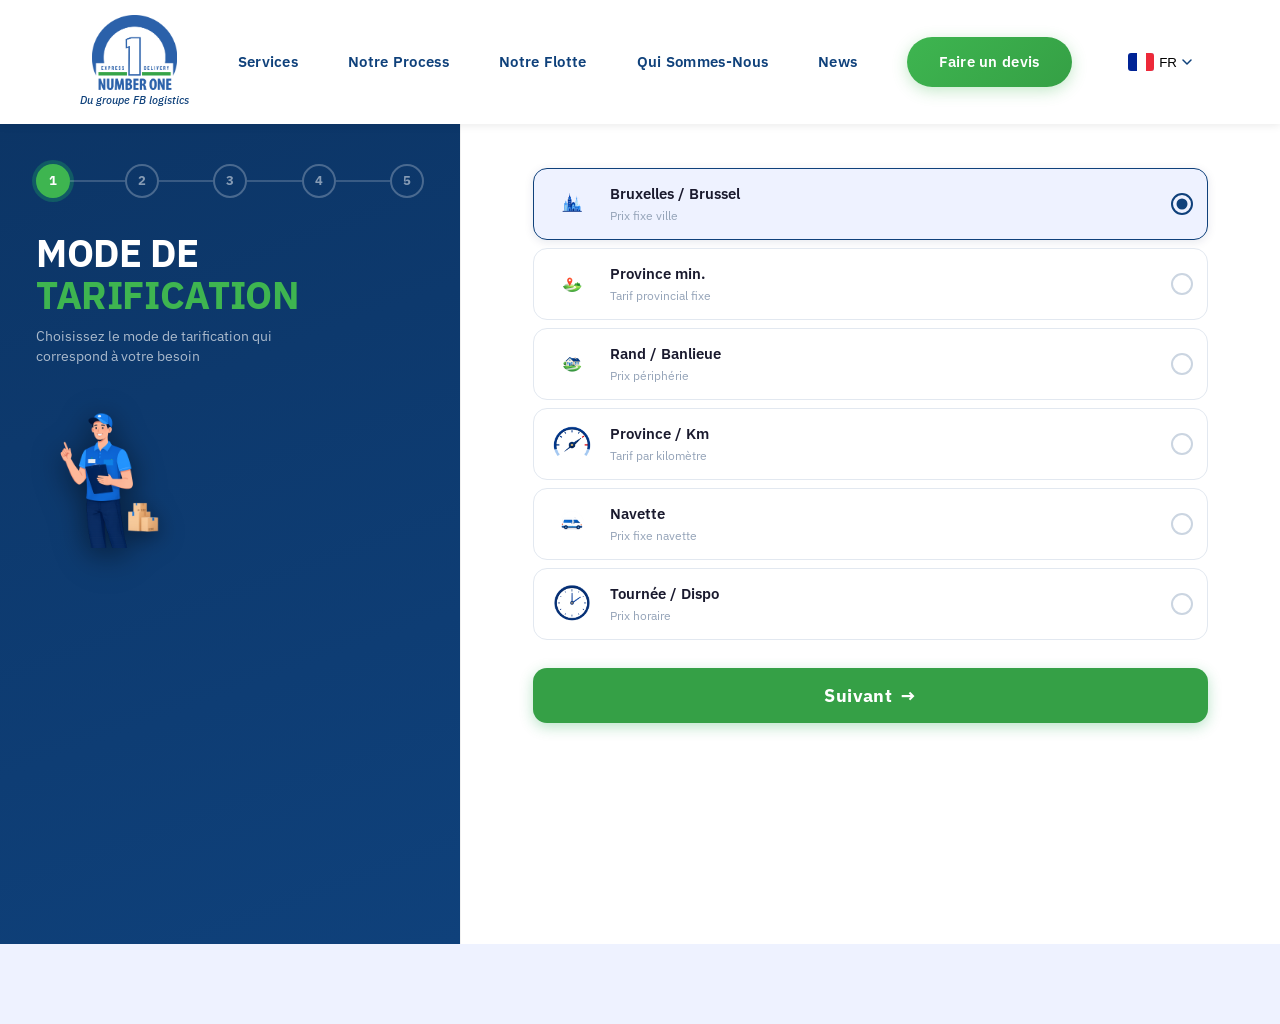
<file: calc.html>
<!DOCTYPE html>
<html lang="fr">
<head>
  <meta charset="UTF-8" />
  <meta name="viewport" content="width=device-width, initial-scale=1.0" />
  <title>Number One — Calculateur Tarifs 2026</title>
  <link rel="stylesheet" href="calc.css" />
  <link rel="preconnect" href="https://fonts.googleapis.com">
  <link href="https://fonts.googleapis.com/css2?family=IBM+Plex+Mono:wght@400;500;600&family=IBM+Plex+Sans:wght@300;400;500;600;700&display=swap" rel="stylesheet">
</head>
<body>

  <header class="header">
    <a class="logo" href="index.html">
      <img src="images/nr1_logo.png" alt="Number One" />
      <p class="logo-subtitle" data-i18n="logo-subtitle">Du groupe FB logistics</p>
    </a>

    <nav class="desktop-nav">
      <a href="desktop.html#services" data-i18n="nav-services">Services</a>
      <a href="desktop.html#process" data-i18n="nav-process">Notre Process</a>
      <a href="desktop.html#fleet" data-i18n="nav-fleet">Notre Flotte</a>
      <a href="more.html" data-i18n="nav-about">Qui Sommes-Nous</a>
      <a href="news.html" data-i18n="nav-news">News</a>
      <a href="calc.html" class="nav-cta nav-active" data-i18n="nav-quote">Faire un devis</a>
    </nav>

    <div class="lang-picker" id="langPicker">
      <button class="lang-btn" id="langBtn" aria-label="Change language">
        <img id="currentFlag" class="lang-flag" src="" alt="">
        <span id="currentLangCode" class="lang-code">FR</span>
        <svg class="lang-arrow" width="10" height="6" viewBox="0 0 10 6" fill="none">
          <path d="M1 1L5 5L9 1" stroke="#0F417B" stroke-width="1.5" stroke-linecap="round" stroke-linejoin="round"/>
        </svg>
      </button>
      <div class="lang-dropdown" id="langDropdown">
        <button class="lang-option" data-lang="fr"><img class="lang-flag lang-flag-fr" src="" alt=""> FR</button>
        <button class="lang-option" data-lang="nl"><img class="lang-flag lang-flag-nl" src="" alt=""> NL</button>
        <button class="lang-option" data-lang="en"><img class="lang-flag lang-flag-en" src="" alt=""> EN</button>
      </div>
    </div>

    <button class="menu-btn" id="menuToggle">
      <span></span>
      <span></span>
      <span></span>
    </button>
  </header>

  <!-- Mobile Menu Overlay -->
  <div class="mobile-menu" id="mobileMenu">
    <div class="menu-content">
      <button class="menu-close" id="menuClose">
        <svg width="24" height="24" viewBox="0 0 24 24" fill="none">
          <path d="M18 6L6 18M6 6L18 18" stroke="#0F417B" stroke-width="2" stroke-linecap="round"/>
        </svg>
      </button>
      <nav class="menu-nav">
        <a href="mobile.html#hero"     class="menu-item active"        data-i18n="menu-home">ACCUEIL</a>
        <a href="mobile.html#fleet"    class="menu-item"               data-i18n="menu-vehicles">VÉHICULES</a>
        <a href="mobile.html#services" class="menu-item"               data-i18n="menu-services">NOS SERVICES</a>
        <a href="mobile.html#about"    class="menu-item"               data-i18n="menu-about">QUI SOMMES-NOUS ?</a>
        <a href="#"                    class="menu-item menu-item-outlined" data-i18n="menu-client">ACCÈS CLIENT</a>
        <a href="news.html"            class="menu-item"               data-i18n="menu-news">NEWS</a>
      </nav>
      <a href="tel:+3224276004" class="menu-call-btn" data-i18n="menu-call">APPELER</a>
    </div>
  </div>

  <div class="app">

    <!-- HERO (updated by JS per step) -->
    <div class="hero" id="hero">
      <div class="step-progress" id="step-progress"></div>
      <div class="hero-body">
        <div class="hero-text">
          <h1 class="hero-title" id="hero-title"></h1>
          <p class="hero-subtitle" id="hero-subtitle"></p>
        </div>
        <div class="hero-emoji" id="hero-emoji"></div>
      </div>
    </div>

    <!-- CONTENT CARD -->
    <div class="content-card">

      <!-- ======== STEP 1: Mode de tarification ======== -->
      <div class="step-content" id="step-1">
        <div class="mode-list">

          <label class="mode-card">
            <input type="radio" name="pricingMode" value="bxl" checked />
            <img class="mode-emoji" src="images/calc/icon_brux.png" alt="Bruxelles" />
            <div class="mode-info">
              <strong data-i18n="calc-mode-bxl">Bruxelles / Brussel</strong>
              <small data-i18n="calc-mode-bxl-sub">Prix fixe ville</small>
            </div>
            <span class="radio-circle"></span>
          </label>

          <label class="mode-card">
            <input type="radio" name="pricingMode" value="prov_min" />
            <img class="mode-emoji" src="images/calc/icon_prov_min.png" alt="Province min." />
            <div class="mode-info">
              <strong data-i18n="calc-mode-prov-min">Province min.</strong>
              <small data-i18n="calc-mode-prov-min-sub">Tarif provincial fixe</small>
            </div>
            <span class="radio-circle"></span>
          </label>

          <label class="mode-card">
            <input type="radio" name="pricingMode" value="rand" />
            <img class="mode-emoji" src="images/calc/icon_rand.png" alt="Rand" />
            <div class="mode-info">
              <strong data-i18n="calc-mode-rand">Rand / Banlieue</strong>
              <small data-i18n="calc-mode-rand-sub">Prix périphérie</small>
            </div>
            <span class="radio-circle"></span>
          </label>

          <label class="mode-card">
            <input type="radio" name="pricingMode" value="prov_km" />
            <img class="mode-emoji" src="images/calc/icon_prov_km.png" alt="Province km" />
            <div class="mode-info">
              <strong data-i18n="calc-mode-prov-km">Province / Km</strong>
              <small data-i18n="calc-mode-prov-km-sub">Tarif par kilomètre</small>
            </div>
            <span class="radio-circle"></span>
          </label>

          <label class="mode-card">
            <input type="radio" name="pricingMode" value="navette" />
            <img class="mode-emoji" src="images/calc/icon_car.png" alt="Navette" />
            <div class="mode-info">
              <strong data-i18n="calc-mode-navette">Navette</strong>
              <small data-i18n="calc-mode-navette-sub">Prix fixe navette</small>
            </div>
            <span class="radio-circle"></span>
          </label>

          <label class="mode-card">
            <input type="radio" name="pricingMode" value="dispo" />
            <img class="mode-emoji" src="images/calc/icon_tourne.png" alt="Tournée" />
            <div class="mode-info">
              <strong data-i18n="calc-mode-dispo">Tournée / Dispo</strong>
              <small data-i18n="calc-mode-dispo-sub">Prix horaire</small>
            </div>
            <span class="radio-circle"></span>
          </label>

        </div>

        <div class="cond-block" id="block-prov-km">
          <label class="field-label"><span data-i18n="calc-distance">Distance (km)</span>
            <input type="number" id="provKmDistance" class="field-input" min="0" value="50" placeholder="km" />
          </label>
        </div>

        <div class="cond-block" id="block-navette">
          <label class="field-label"><span data-i18n="calc-zone-navette">Zone navette</span>
            <select id="navetteZone" class="field-select">
              <option value="bxl"      data-i18n="calc-nav-bxl">Bxl / Brussel — €8.71</option>
              <option value="rand"     data-i18n="calc-nav-rand">Banl. / Rand — €10.15</option>
              <option value="brabant"  data-i18n="calc-nav-brabant">Brabant — €15.94</option>
              <option value="prov"     data-i18n="calc-nav-prov">Prov. — €19.93</option>
              <option value="prov_lux" data-i18n="calc-nav-prov-lux">Prov. Lux. — €31.90</option>
              <option value="export"   data-i18n="calc-nav-export">Export (sur demande)</option>
            </select>
          </label>
        </div>

        <div class="cond-block" id="block-dispo">
          <div class="two-col">
            <label class="field-label"><span data-i18n="calc-duree">Durée</span>
              <select id="dispoDuration" class="field-select">
                <option value="under6" data-i18n="calc-duree-under6">Moins de 6h</option>
                <option value="over6"  data-i18n="calc-duree-over6">6h ou plus</option>
              </select>
            </label>
            <label class="field-label"><span data-i18n="calc-heures">Heures</span>
              <input type="number" id="dispoHours" class="field-input" min="0.5" step="0.5" value="4" />
            </label>
          </div>
          <label class="field-label" style="margin-top:10px;"><span data-i18n="calc-km-supp">Km supplémentaires</span>
            <input type="number" id="dispoExtraKm" class="field-input" min="0" value="0" />
          </label>
        </div>

        <div class="step-nav">
          <button class="btn-next" onclick="goToStep(2)"><span data-i18n="calc-next">Suivant</span> <span>→</span></button>
        </div>
      </div>

      <!-- ======== STEP 2: Caractéristiques du chargement ======== -->
      <div class="step-content" id="step-2" style="display:none;">

        <div class="field-card">
          <img class="field-card-icon" src="images/calc/i_pal.png" alt="Palettes" />
          <label class="field-label"><span data-i18n="calc-palettes">PALETTES (PAL)</span>
            <input type="number" id="reqPallets" class="field-input" min="0" value="2" />
          </label>
        </div>

        <div class="field-card">
          <img class="field-card-icon" src="images/calc/i_poids.png" alt="Poids" />
          <label class="field-label"><span data-i18n="calc-poids">POIDS (Kg)</span>
            <input type="number" id="reqWeight" class="field-input" min="0" value="300" />
          </label>
        </div>

        <div class="dims-card">
          <div class="dims-grid">
            <div class="dim-item">
              <img class="dim-icon" src="images/calc/i_hauteur.png" alt="Hauteur" />
              <label class="field-label"><span data-i18n="calc-hauteur">HAUTEUR</span>
                <div class="input-unit-row">
                  <input type="number" id="reqHeight" class="field-input" min="0" step="0.01" value="1.2" />
                  <select id="reqHeightUnit" class="unit-sel">
                    <option value="m">m</option>
                    <option value="cm">cm</option>
                  </select>
                </div>
              </label>
            </div>
            <div class="dim-item">
              <img class="dim-icon" src="images/calc/i_longeur.png" alt="Longueur" />
              <label class="field-label"><span data-i18n="calc-longueur">LONGUEUR</span>
                <div class="input-unit-row">
                  <input type="number" id="reqLength" class="field-input" min="0" step="0.01" value="2.0" />
                  <select id="reqLengthUnit" class="unit-sel">
                    <option value="m">m</option>
                    <option value="cm">cm</option>
                  </select>
                </div>
              </label>
            </div>
            <div class="dim-item">
              <img class="dim-icon" src="images/calc/i_largeur.png" alt="Largeur" />
              <label class="field-label"><span data-i18n="calc-largeur">LARGEUR</span>
                <div class="input-unit-row">
                  <input type="number" id="reqWidth" class="field-input" min="0" step="0.01" value="1.1" />
                  <select id="reqWidthUnit" class="unit-sel">
                    <option value="m">m</option>
                    <option value="cm">cm</option>
                  </select>
                </div>
              </label>
            </div>
          </div>
        </div>

        <div class="field-card">
          <img class="field-card-icon" src="images/calc/i_volume.png" alt="Volume" />
          <label class="field-label"><span data-i18n="calc-volume">VOLUME (M³)</span> <span class="optional" data-i18n="calc-optional">(optionnel)</span>
            <input type="number" id="reqVolume" class="field-input" min="0" step="0.1" value="0" placeholder="0.0" />
          </label>
        </div>

        <label class="toggle-card">
          <img class="toggle-icon" src="images/calc/i_frigo.png" alt="Frigo" />
          <span class="toggle-label" data-i18n="calc-frigo">Transport frigorifique</span>
          <input type="checkbox" id="reqRefrigerated" class="toggle-input" />
          <span class="toggle-track"></span>
        </label>

        <div class="cond-block" id="block-temp">
          <label class="field-label"><span data-i18n="calc-temp-range">Plage de température</span>
            <select id="reqTempRange" class="field-select">
              <option value="minus12_0">-12°C / 0°C</option>
              <option value="0_minus20">0°C / -20°C</option>
            </select>
          </label>
        </div>

        <label class="toggle-card">
          <img class="toggle-icon" src="images/calc/i_hayon.png" alt="Hayon" />
          <span class="toggle-label" data-i18n="calc-hayon">Hayon requis</span>
          <input type="checkbox" id="reqTailLift" class="toggle-input" />
          <span class="toggle-track"></span>
        </label>

        <div class="step-nav">
          <button class="btn-next" onclick="goToStep(3)"><span data-i18n="calc-next">Suivant</span> <span>→</span></button>
          <button class="btn-back" onclick="goToStep(1)" data-i18n="calc-back">← Retour</button>
        </div>
      </div>

      <!-- ======== STEP 3: Sélection du véhicule ======== -->
      <div class="step-content" id="step-3" style="display:none;">

        <div id="recommended-card" class="recommended-card"></div>

        <h3 class="vehicles-heading" data-i18n="calc-choose-vehicle">CHOISISSEZ LE VÉHICULE ADAPTÉ À VOTRE BESOIN</h3>

        <div id="vehicle-grid" class="vehicle-grid"></div>

        <div class="override-section">
          <label class="check-label">
            <input type="checkbox" id="vehicleOverride" />
            <span data-i18n="calc-override">Sélection manuelle (override)</span>
          </label>
          <div class="cond-block" id="block-vehicle-override">
            <select id="vehicleSelect" class="field-select"></select>
          </div>
        </div>

        <div class="debug-panel">
          <div class="debug-header" id="debug-toggle" data-i18n="calc-debug">▶ Détails de sélection (afficher/masquer)</div>
          <div class="debug-body" id="debug-body" style="display:none;"></div>
        </div>

        <div class="step-nav">
          <button class="btn-next" onclick="goToStep(4)"><span data-i18n="calc-next">Suivant</span> <span>→</span></button>
          <button class="btn-back" onclick="goToStep(2)" data-i18n="calc-back">← Retour</button>
        </div>
      </div>

      <!-- ======== STEP 4: Suppléments opérationnels ======== -->
      <div class="step-content" id="step-4" style="display:none;">

        <div class="field-card">
          <img class="field-card-icon" src="images/calc/i_temps.png" alt="Temps" />
          <label class="field-label"><span data-i18n="calc-waiting">TEMPS D'ATTENTE TOTAL (MIN)</span>
            <input type="number" id="waitingMinutes" class="field-input" min="0" value="0" />
            <small class="helper" id="waitingHelper">Temps inclus: — min</small>
          </label>
        </div>

        <div class="two-col-cards">
          <div class="field-card">
            <img class="field-card-icon" src="images/calc/i_arrets.png" alt="Arrêts" />
            <label class="field-label"><span data-i18n="calc-stops-bxl">EXTRA ARRÊT BRUXELLES</span>
              <input type="number" id="extraStopsBxl" class="field-input" min="0" value="0" />
            </label>
          </div>
          <div class="field-card">
            <img class="field-card-icon" src="images/calc/i_arrets.png" alt="Arrêts" />
            <label class="field-label"><span data-i18n="calc-stops-other">EXTRA ARRÊT AUTRES</span>
              <input type="number" id="extraStopsOther" class="field-input" min="0" value="0" />
            </label>
          </div>
        </div>

        <label class="toggle-card">
          <img class="toggle-icon" src="images/calc/i_nuit.png" alt="Nuit" />
          <div class="toggle-label-group">
            <span class="toggle-label" data-i18n="calc-supp-night">Supplément nuit</span>
            <small>(€87.89)</small>
          </div>
          <input type="checkbox" id="suppNight" class="toggle-input" />
          <span class="toggle-track"></span>
        </label>

        <label class="toggle-card">
          <img class="toggle-icon" src="images/calc/i_nuit_frigo.png" alt="Nuit frigo" />
          <div class="toggle-label-group">
            <span class="toggle-label" data-i18n="calc-frigo-night-12">Nuit frigo -12/0°C</span>
            <small>(€103.87)</small>
          </div>
          <input type="checkbox" id="suppNightFrigo12" class="toggle-input" />
          <span class="toggle-track"></span>
        </label>

        <label class="toggle-card">
          <img class="toggle-icon" src="images/calc/i_nuit_frigo.png" alt="Nuit frigo" />
          <div class="toggle-label-group">
            <span class="toggle-label" data-i18n="calc-frigo-night-20">Nuit frigo 0/-20°C</span>
            <small>(€119.85)</small>
          </div>
          <input type="checkbox" id="suppNightFrigo20" class="toggle-input" />
          <span class="toggle-track"></span>
        </label>

        <div class="two-col-cards">
          <div class="field-card">
            <img class="field-card-icon" src="images/calc/i_convoyeur.png" alt="Convoyeur" />
            <label class="field-label"><span data-i18n="calc-convoyeur">CONVOYEUR (HEURES)</span>
              <input type="number" id="convoyeurHours" class="field-input" min="0" step="0.5" value="0" />
              <small class="helper" data-i18n="calc-convoyeur-rate">€31.27 / heure</small>
            </label>
          </div>
          <div class="field-card">
            <img class="field-card-icon" src="images/calc/i_2chauf.png" alt="2e Chauffeur" />
            <label class="field-label"><span data-i18n="calc-chauffeur">2e CHAUFFEUR (HEURES)</span>
              <input type="number" id="chauffeurHours" class="field-input" min="0" step="0.5" value="0" />
              <small class="helper" data-i18n="calc-chauffeur-rate">€36.66 / heure</small>
            </label>
          </div>
        </div>

        <div class="step-nav">
          <button class="btn-next" onclick="goToStep(5)"><span data-i18n="calc-next">Suivant</span> <span>→</span></button>
          <button class="btn-back" onclick="goToStep(3)" data-i18n="calc-back">← Retour</button>
        </div>
      </div>

      <!-- ======== STEP 5: Carburant & TVA ======== -->
      <div class="step-content" id="step-5" style="display:none;">

        <label class="toggle-card">
          <span class="toggle-icon">⛽</span>
          <div class="toggle-label-group">
            <span class="toggle-label" data-i18n="calc-fuel-label">Appliquer surcharge carburant</span>
            <small data-i18n="calc-fuel-sub">Ajoutez la surcharge carburant au devis</small>
          </div>
          <input type="checkbox" id="fuelEnabled" class="toggle-input" />
          <span class="toggle-track"></span>
        </label>

        <div class="cond-block" id="block-fuel">
          <label class="field-label"><span data-i18n="calc-fuel-pct">% Surcharge carburant</span>
            <input type="number" id="fuelPct" class="field-input" min="0" max="100" step="0.01" value="7.75" />
            <small class="helper warning-text" data-i18n="calc-fuel-warning">⚠ Valeur variable — à vérifier mensuellement. Exemple nov. 2020 : 7,75 %</small>
          </label>
        </div>

        <label class="toggle-card" style="margin-top:12px;">
          <span class="toggle-icon">🧾</span>
          <div class="toggle-label-group">
            <span class="toggle-label" data-i18n="calc-vat-label">Afficher le prix TTC (TVA 21 %)</span>
            <small data-i18n="calc-vat-sub">Ajoutez la TVA au devis</small>
          </div>
          <input type="checkbox" id="showVAT" class="toggle-input" />
          <span class="toggle-track"></span>
        </label>

        <div class="step-nav">
          <button class="btn-next btn-calculate" onclick="goToSummary()"><span data-i18n="calc-resume">RÉSUMER</span> <span>→</span></button>
          <button class="btn-back" onclick="goToStep(4)" data-i18n="calc-back">← Retour</button>
        </div>
      </div>

      <!-- ======== SUMMARY ======== -->
      <div class="step-content" id="step-summary" style="display:none;">

        <div id="result-warning-banner" class="warning-banner" style="display:none;"></div>

        <div class="result-vehicle-header" id="result-vehicle-card">
          <span class="result-v-icon">🚛</span>
          <div>
            <div class="result-v-name" id="result-vehicle-name">—</div>
            <div class="result-v-reason" id="result-vehicle-reason">—</div>
          </div>
        </div>

        <div class="breakdown-table" id="breakdown-table"></div>
        <div class="totals-block" id="totals-block"></div>

        <p class="disclaimer-note" data-i18n="calc-disclaimer">Ce calculateur est basé sur le tarif 2021. Le prix final reste soumis à vérification commerciale. Tous les prix sont hors TVA (21 %).</p>

        <div class="result-actions">
          <button class="btn-action" id="btnPrint" data-i18n="calc-print">🖨️ Imprimer</button>
          <button class="btn-action" id="btnDownload" data-i18n="calc-download">⬇️ Télécharger</button>
        </div>

        <div class="step-nav">
          <button class="btn-next" onclick="resetAll()" data-i18n="calc-new-calc">↺ Nouveau calcul</button>
          <button class="btn-back" onclick="goToStep(5)" data-i18n="calc-modify">← Modifier</button>
        </div>
      </div>

    </div><!-- end content-card -->
  </div><!-- end app -->

  <script src="lang.js"></script>
  <script src="calc.js"></script>
  <script>
    /* ── Hamburger menu ── */
    var menuToggle = document.getElementById('menuToggle');
    var menuClose  = document.getElementById('menuClose');
    var mobileMenu = document.getElementById('mobileMenu');
    var menuItems  = document.querySelectorAll('.menu-item');

    menuToggle.addEventListener('click', function () {
      mobileMenu.classList.add('active');
      document.body.style.overflow = 'hidden';
    });
    menuClose.addEventListener('click', function () {
      mobileMenu.classList.remove('active');
      document.body.style.overflow = '';
    });
    menuItems.forEach(function (item) {
      item.addEventListener('click', function () {
        mobileMenu.classList.remove('active');
        document.body.style.overflow = '';
      });
    });
    mobileMenu.addEventListener('click', function (e) {
      if (e.target === mobileMenu) {
        mobileMenu.classList.remove('active');
        document.body.style.overflow = '';
      }
    });
  </script>
</body>
</html>
</file>
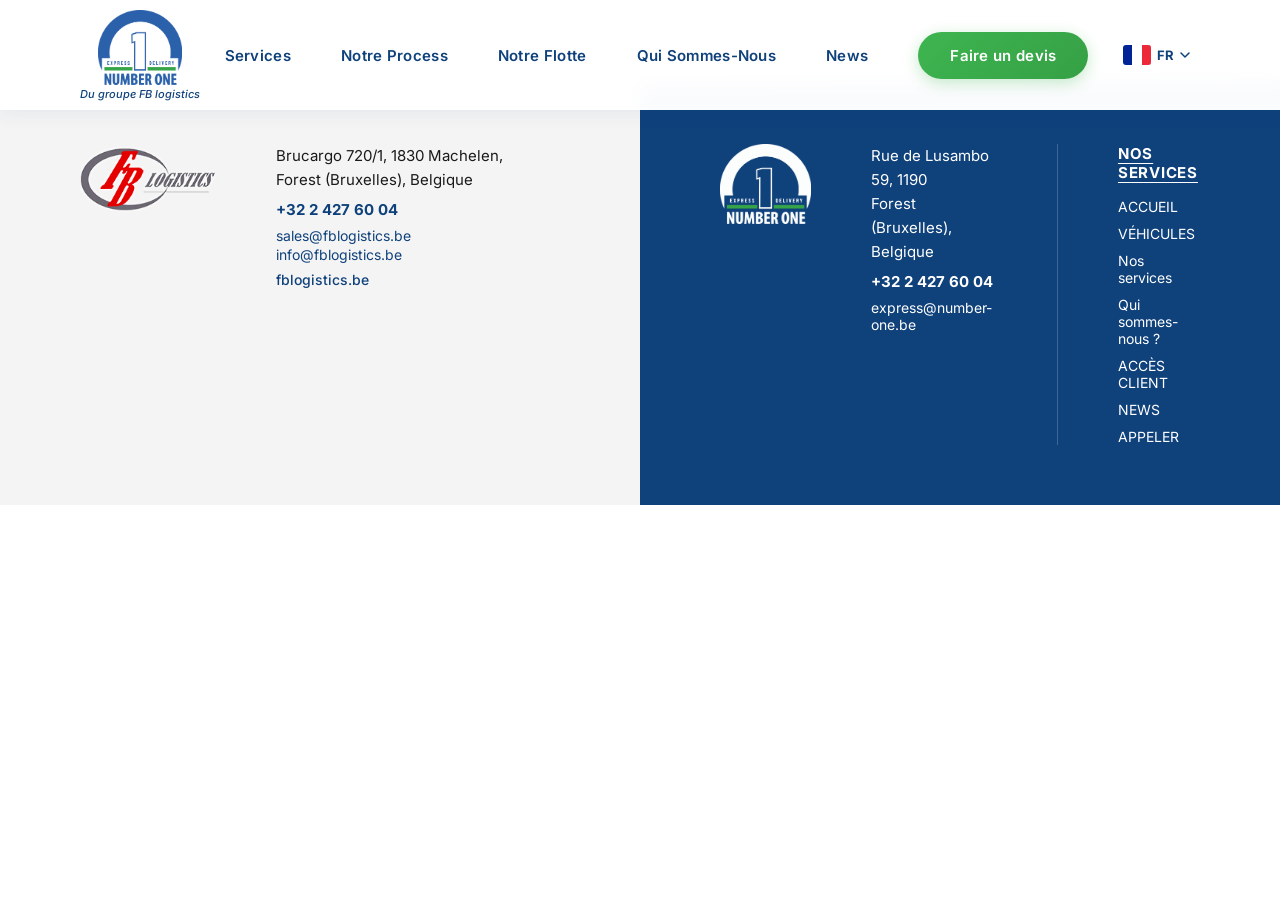
<file: contact.html>
<!DOCTYPE html>
<html lang="fr">
<head>
    <meta charset="UTF-8">
    <meta name="viewport" content="width=device-width, initial-scale=1.0">
    <title>Contact - Number One Transport</title>
    <link rel="preconnect" href="https://fonts.googleapis.com">
    <link rel="preconnect" href="https://fonts.gstatic.com" crossorigin>
    <link href="https://fonts.googleapis.com/css2?family=Inter:wght@400;500;600;700;800;900&display=swap" rel="stylesheet">
    <link rel="stylesheet" href="desktop.css">
    <script>
        (function() {
            var width = window.innerWidth;
            var isMobile = /iPhone|iPad|iPod|Android|webOS|BlackBerry|Windows Phone/i.test(navigator.userAgent);
            if (width < 768 || isMobile) {
                window.location.href = 'mobile.html';
            }
        })();
    </script>
</head>
<body>
    <div class="container">
        <!-- Fixed Navigation Header -->
        <header class="header">
            <a class="logo" href="index.html">
                <img src="images/nr1_logo.png" alt="Number One Transport">
                <p class="logo-subtitle" data-i18n="logo-subtitle">Du groupe FB logistics</p>
            </a>
            <nav class="desktop-nav">
                <a href="desktop.html#services" data-i18n="nav-services">Services</a>
                <a href="desktop.html#process" data-i18n="nav-process">Notre Process</a>
                <a href="desktop.html#fleet" data-i18n="nav-fleet">Notre Flotte</a>
                <a href="more.html" data-i18n="nav-about">Qui Sommes-Nous</a>
                <a href="news.html" data-i18n="nav-news">News</a>
                <a href="calc.html" class="nav-cta" data-i18n="nav-quote">Faire un devis</a>
            </nav>
            <!-- Language Picker -->
            <div class="lang-picker" id="langPicker">
                <button class="lang-btn" id="langBtn" aria-label="Change language">
                    <img id="currentFlag" class="lang-flag" src="" alt="">
                    <span id="currentLangCode" class="lang-code">FR</span>
                    <svg class="lang-arrow" width="10" height="6" viewBox="0 0 10 6" fill="none">
                        <path d="M1 1L5 5L9 1" stroke="#0F417B" stroke-width="1.5" stroke-linecap="round" stroke-linejoin="round"/>
                    </svg>
                </button>
                <div class="lang-dropdown" id="langDropdown">
                    <button class="lang-option" data-lang="fr"><img class="lang-flag lang-flag-fr" src="" alt=""> FR</button>
                    <button class="lang-option" data-lang="nl"><img class="lang-flag lang-flag-nl" src="" alt=""> NL</button>
                    <button class="lang-option" data-lang="en"><img class="lang-flag lang-flag-en" src="" alt=""> EN</button>
                </div>
            </div>
        </header>

        <!-- Contact Section (serves as main content and footer) -->
        <div class="contact-separator" style="margin-top: 80px;"></div>
        <section id="contact" class="contact-section">
            <!-- FB Logistics block (grey) -->
            <div class="contact-block contact-block--white">
                <a href="https://www.fblogistics.be/en/" target="_blank" rel="noopener"><img src="images/fb_logo.png" alt="FB Logistics" class="contact-logo"></a>
                <div class="contact-details">
                    <p class="contact-address">Brucargo 720/1, 1830 Machelen,<br>Forest (Bruxelles), Belgique</p>
                    <a href="tel:+3224276004" class="contact-phone">+32 2 427 60 04</a>
                    <div class="contact-emails">
                        <a href="mailto:sales@fblogistics.be">sales@fblogistics.be</a>
                        <a href="mailto:info@fblogistics.be">info@fblogistics.be</a>
                    </div>
                    <a href="https://fblogistics.be" class="contact-web" target="_blank" rel="noopener">fblogistics.be</a>
                </div>
            </div>
            <!-- Number One block (blue) -->
            <div class="contact-block contact-block--blue">
                <img src="images/nr1_logo_neg.png" alt="Number One" class="contact-logo contact-logo--n1">
                <div class="contact-details">
                    <p class="contact-address">Rue de Lusambo 59, 1190<br>Forest (Bruxelles), Belgique</p>
                    <a href="tel:+3224276004" class="contact-phone">+32 2 427 60 04</a>
                    <a href="mailto:express@number-one.be" class="contact-email-single">express@number-one.be</a>
                </div>
                <div class="contact-services">
                    <h3 class="contact-services-title" data-i18n="menu-services">NOS SERVICES</h3>
                    <nav class="contact-services-nav">
                        <a href="desktop.html" data-i18n="menu-home">Accueil</a>
                        <a href="desktop.html#fleet" data-i18n="menu-vehicles">Véhicules</a>
                        <a href="desktop.html#services" data-i18n="menu-services-link">Nos services</a>
                        <a href="more.html" data-i18n="menu-about-link">Qui sommes-nous ?</a>
                        <a href="https://n1.log2x.com/wops_n1" data-i18n="menu-client" target="_blank" rel="noopener">Accès client</a>
                        <a href="news.html" data-i18n="menu-news">News</a>
                        <a href="tel:+3224276004" data-i18n="menu-call">Appeler</a>
                    </nav>
                </div>
            </div>
        </section>

    </div>
    <script src="lang.js"></script>
</body>
</html>
</file>
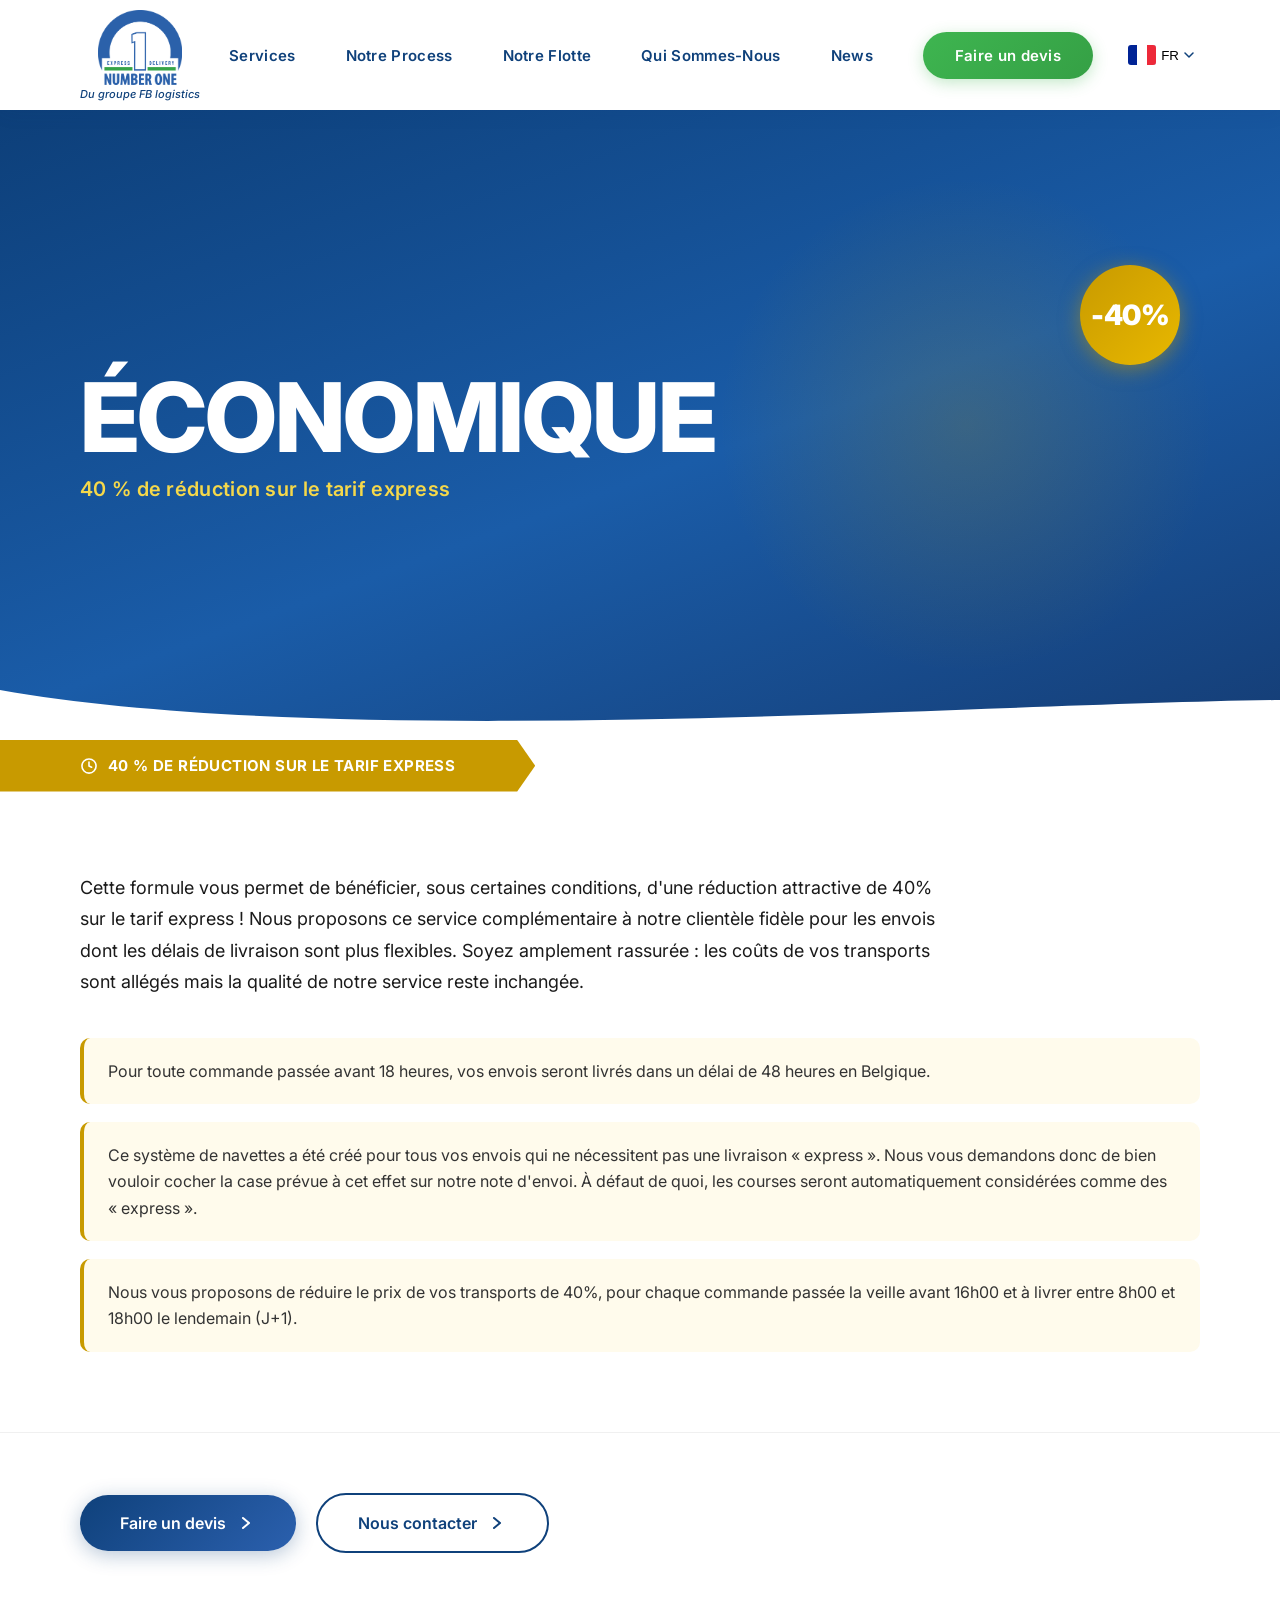
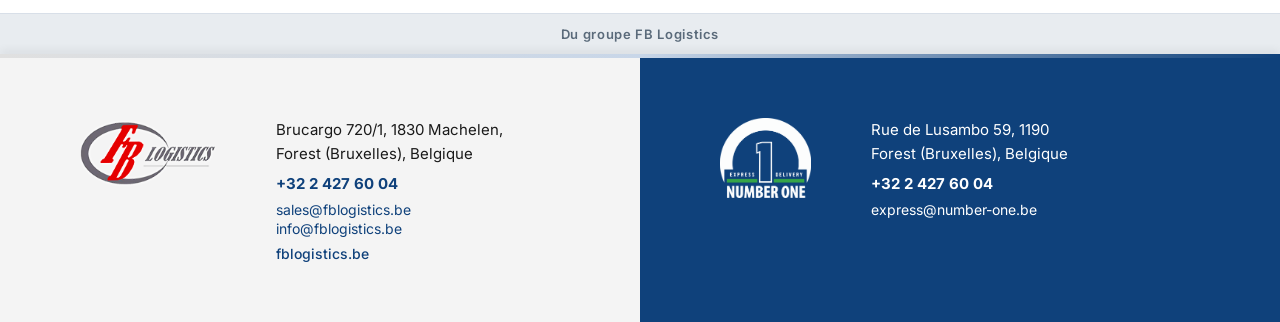
<file: economical.html>
<!DOCTYPE html>
<html lang="fr">
<head>
    <meta charset="UTF-8">
    <meta name="viewport" content="width=device-width, initial-scale=1.0">
    <title>Number One Transport - Service Économique</title>
    <link rel="preconnect" href="https://fonts.googleapis.com">
    <link rel="preconnect" href="https://fonts.gstatic.com" crossorigin>
    <link href="https://fonts.googleapis.com/css2?family=Inter:wght@400;500;600;700;800;900&display=swap" rel="stylesheet">
    <link rel="stylesheet" href="economical.css">
</head>
<body>
    <div class="container">

        <!-- Header -->
        <header class="header">
            <a class="logo" href="index.html">
                <img src="images/nr1_logo.png" alt="Number One Transport">
                <p class="logo-subtitle" data-i18n="logo-subtitle">Du groupe FB logistics</p>
            </a>
            <nav class="desktop-nav">
                <a href="desktop.html#services" data-i18n="nav-services">Services</a>
                <a href="desktop.html#process" data-i18n="nav-process">Notre Process</a>
                <a href="desktop.html#fleet" data-i18n="nav-fleet">Notre Flotte</a>
                <a href="more.html" data-i18n="nav-about">Qui Sommes-Nous</a>
                <a href="news.html" data-i18n="nav-news">News</a>
                <a href="calc.html" class="nav-cta" data-i18n="nav-quote">Faire un devis</a>
            </nav>
            <div class="lang-picker" id="langPicker">
                <button class="lang-btn" id="langBtn" aria-label="Change language">
                    <img id="currentFlag" class="lang-flag" src="" alt="">
                    <span id="currentLangCode" class="lang-code">FR</span>
                    <svg class="lang-arrow" width="10" height="6" viewBox="0 0 10 6" fill="none">
                        <path d="M1 1L5 5L9 1" stroke="#0F417B" stroke-width="1.5" stroke-linecap="round" stroke-linejoin="round"/>
                    </svg>
                </button>
                <div class="lang-dropdown" id="langDropdown">
                    <button class="lang-option" data-lang="fr"><img class="lang-flag lang-flag-fr" src="" alt=""> FR</button>
                    <button class="lang-option" data-lang="nl"><img class="lang-flag lang-flag-nl" src="" alt=""> NL</button>
                    <button class="lang-option" data-lang="en"><img class="lang-flag lang-flag-en" src="" alt=""> EN</button>
                </div>
            </div>
            <button class="menu-btn" id="menuToggle">
                <span></span>
                <span></span>
                <span></span>
            </button>
        </header>

        <!-- Mobile Menu Overlay -->
        <div class="mobile-menu" id="mobileMenu">
            <div class="menu-content">
                <button class="menu-close" id="menuClose">
                    <svg width="24" height="24" viewBox="0 0 24 24" fill="none">
                        <path d="M18 6L6 18M6 6L18 18" stroke="#0F417B" stroke-width="2" stroke-linecap="round"/>
                    </svg>
                </button>
                <nav class="menu-nav">
                    <a href="mobile.html" class="menu-item" data-i18n="menu-home">ACCUEIL</a>
                    <a href="mobile.html#fleet" class="menu-item" data-i18n="menu-vehicles">VÉHICULES</a>
                    <a href="mobile.html#services" class="menu-item active" data-i18n="menu-services">NOS SERVICES</a>
                    <a href="more.html" class="menu-item" data-i18n="menu-about">QUI SOMMES-NOUS ?</a>
                    <a href="https://n1.log2x.com/wops_n1" class="menu-item menu-item-outlined" data-i18n="menu-client" target="_blank" rel="noopener">ACCÈS CLIENT</a>
                    <a href="news.html" class="menu-item" data-i18n="menu-news">NEWS</a>
                </nav>
                <a href="tel:+3224276004" class="menu-call-btn" data-i18n="menu-call">APPELER</a>
            </div>
        </div>

        <!-- Hero Section -->
        <section class="eco-hero">
            <div class="hero-badge-wrap">
                <span class="hero-badge">-40%</span>
            </div>
            <img src="images/sqsq_1.png" alt="Service Économique" class="hero-img">
            <div class="hero-text">
                <h1 class="hero-title" data-i18n="eco-page-title">ÉCONOMIQUE</h1>
                <p class="hero-subtitle" data-i18n="eco-tagline">40 % de réduction sur le tarif express</p>
            </div>
        </section>

        <!-- Wave transition -->
        <div class="hero-wave"></div>

        <!-- Tagline Banner -->
        <div class="spec-banner">
            <svg width="18" height="18" viewBox="0 0 28 28" fill="none" xmlns="http://www.w3.org/2000/svg" style="flex-shrink:0">
                <circle cx="14" cy="14" r="11" stroke="white" stroke-width="2.5"/>
                <path d="M14 8v6l4 2" stroke="white" stroke-width="2.5" stroke-linecap="round" stroke-linejoin="round"/>
            </svg>
            <span data-i18n="eco-tagline">40 % de réduction sur le tarif express</span>
        </div>

        <!-- Intro + Accordion -->
        <section class="eco-content">
            <p class="content-p" data-i18n="eco-p1">Cette formule vous permet de bénéficier, sous certaines conditions, d'une réduction attractive de 40% sur le tarif express ! Nous proposons ce service complémentaire à notre clientèle fidèle pour les envois dont les délais de livraison sont plus flexibles. Soyez amplement rassurée : les coûts de vos transports sont allégés mais la qualité de notre service reste inchangée.</p>

            <!-- Details list -->
            <ul class="eco-details-list">
                <li data-i18n="eco-li1">Pour toute commande passée avant 18 heures, vos envois seront livrés dans un délai de 48 heures en Belgique.</li>
                <li data-i18n="eco-li2">Ce système de navettes a été créé pour tous vos envois qui ne nécessitent pas une livraison « express ». Nous vous demandons donc de bien vouloir cocher la case prévue à cet effet sur notre note d'envoi. À défaut de quoi, les courses seront automatiquement considérées comme des « express ».</li>
                <li data-i18n="eco-li3">Nous vous proposons de réduire le prix de vos transports de 40%, pour chaque commande passée la veille avant 16h00 et à livrer entre 8h00 et 18h00 le lendemain (J+1).</li>
            </ul>
        </section>

        <!-- Footer Actions (mobile) -->
        <footer class="eco-footer mobile-only">
            <a href="mobile.html#contact" class="cta-btn">
                <span data-i18n="transport-cta">NOUS CONTACTER</span>
                <svg width="18" height="18" viewBox="0 0 18 18" fill="none">
                    <path d="M7 13L11 9L7 5" stroke="white" stroke-width="2" stroke-linecap="round" stroke-linejoin="round"/>
                </svg>
            </a>
            <a href="mobile.html#services" class="back-link">
                <svg width="16" height="16" viewBox="0 0 16 16" fill="none">
                    <path d="M10 12L6 8L10 4" stroke="#0F417B" stroke-width="2" stroke-linecap="round" stroke-linejoin="round"/>
                </svg>
                <span data-i18n="back-label">Retour</span>
            </a>
        </footer>

        <!-- CTA (desktop) -->
        <div class="dt-cta desktop-only">
            <div class="dt-cta-inner">
                <a href="calc.html" class="dt-btn dt-btn-primary">
                    <span data-i18n="btn-quote">Faire un devis</span>
                    <svg width="20" height="20" viewBox="0 0 20 20" fill="none">
                        <path d="M7 15L13 10L7 5" stroke="currentColor" stroke-width="2" stroke-linecap="round" stroke-linejoin="round"/>
                    </svg>
                </a>
                <a href="contact.html" class="dt-btn dt-btn-secondary">
                    <span data-i18n="btn-contact">Nous contacter</span>
                    <svg width="20" height="20" viewBox="0 0 20 20" fill="none">
                        <path d="M7 15L13 10L7 5" stroke="currentColor" stroke-width="2" stroke-linecap="round" stroke-linejoin="round"/>
                    </svg>
                </a>
            </div>
        </div>

        <!-- FB Group bar -->
        <div class="fb-group-bar desktop-only">
            <span data-i18n="fb-group-bar">Du groupe FB Logistics</span>
        </div>

        <!-- Contact + Footer (desktop) -->
        <div class="dt-bottom desktop-only">
            <div class="dt-contact-separator"></div>
            <section class="dt-contact-section">
                <div class="dt-contact-block dt-contact-block--white">
                    <a href="https://www.fblogistics.be/en/" target="_blank" rel="noopener"><img src="images/fb_logo.png" alt="FB Logistics" class="dt-contact-logo"></a>
                    <div class="dt-contact-details">
                        <p class="dt-contact-address">Brucargo 720/1, 1830 Machelen,<br>Forest (Bruxelles), Belgique</p>
                        <a href="tel:+3224276004" class="dt-contact-phone">+32 2 427 60 04</a>
                        <div class="dt-contact-emails">
                            <a href="mailto:sales@fblogistics.be">sales@fblogistics.be</a>
                            <a href="mailto:info@fblogistics.be">info@fblogistics.be</a>
                        </div>
                        <a href="https://fblogistics.be" class="dt-contact-web" target="_blank" rel="noopener">fblogistics.be</a>
                    </div>
                </div>
                <div class="dt-contact-block dt-contact-block--blue">
                    <img src="images/nr1_logo_neg.png" alt="Number One" class="dt-contact-logo dt-contact-logo--n1">
                    <div class="dt-contact-details">
                        <p class="dt-contact-address">Rue de Lusambo 59, 1190<br>Forest (Bruxelles), Belgique</p>
                        <a href="tel:+3224276004" class="dt-contact-phone">+32 2 427 60 04</a>
                        <a href="mailto:express@number-one.be" class="dt-contact-email-single">express@number-one.be</a>
                    </div>
                </div>
            </section>
        </div>

    </div>

    <script src="lang.js"></script>
    <script>
        var menuToggle = document.getElementById('menuToggle');
        var menuClose  = document.getElementById('menuClose');
        var mobileMenu = document.getElementById('mobileMenu');
        var menuItems  = document.querySelectorAll('.menu-item');

        menuToggle.addEventListener('click', function() {
            mobileMenu.classList.add('active');
            document.body.style.overflow = 'hidden';
        });

        menuClose.addEventListener('click', function() {
            mobileMenu.classList.remove('active');
            document.body.style.overflow = '';
        });

        menuItems.forEach(function(item) {
            item.addEventListener('click', function() {
                mobileMenu.classList.remove('active');
                document.body.style.overflow = '';
            });
        });

        mobileMenu.addEventListener('click', function(e) {
            if (e.target === mobileMenu) {
                mobileMenu.classList.remove('active');
                document.body.style.overflow = '';
            }
        });

    </script>
</body>
</html>
</file>
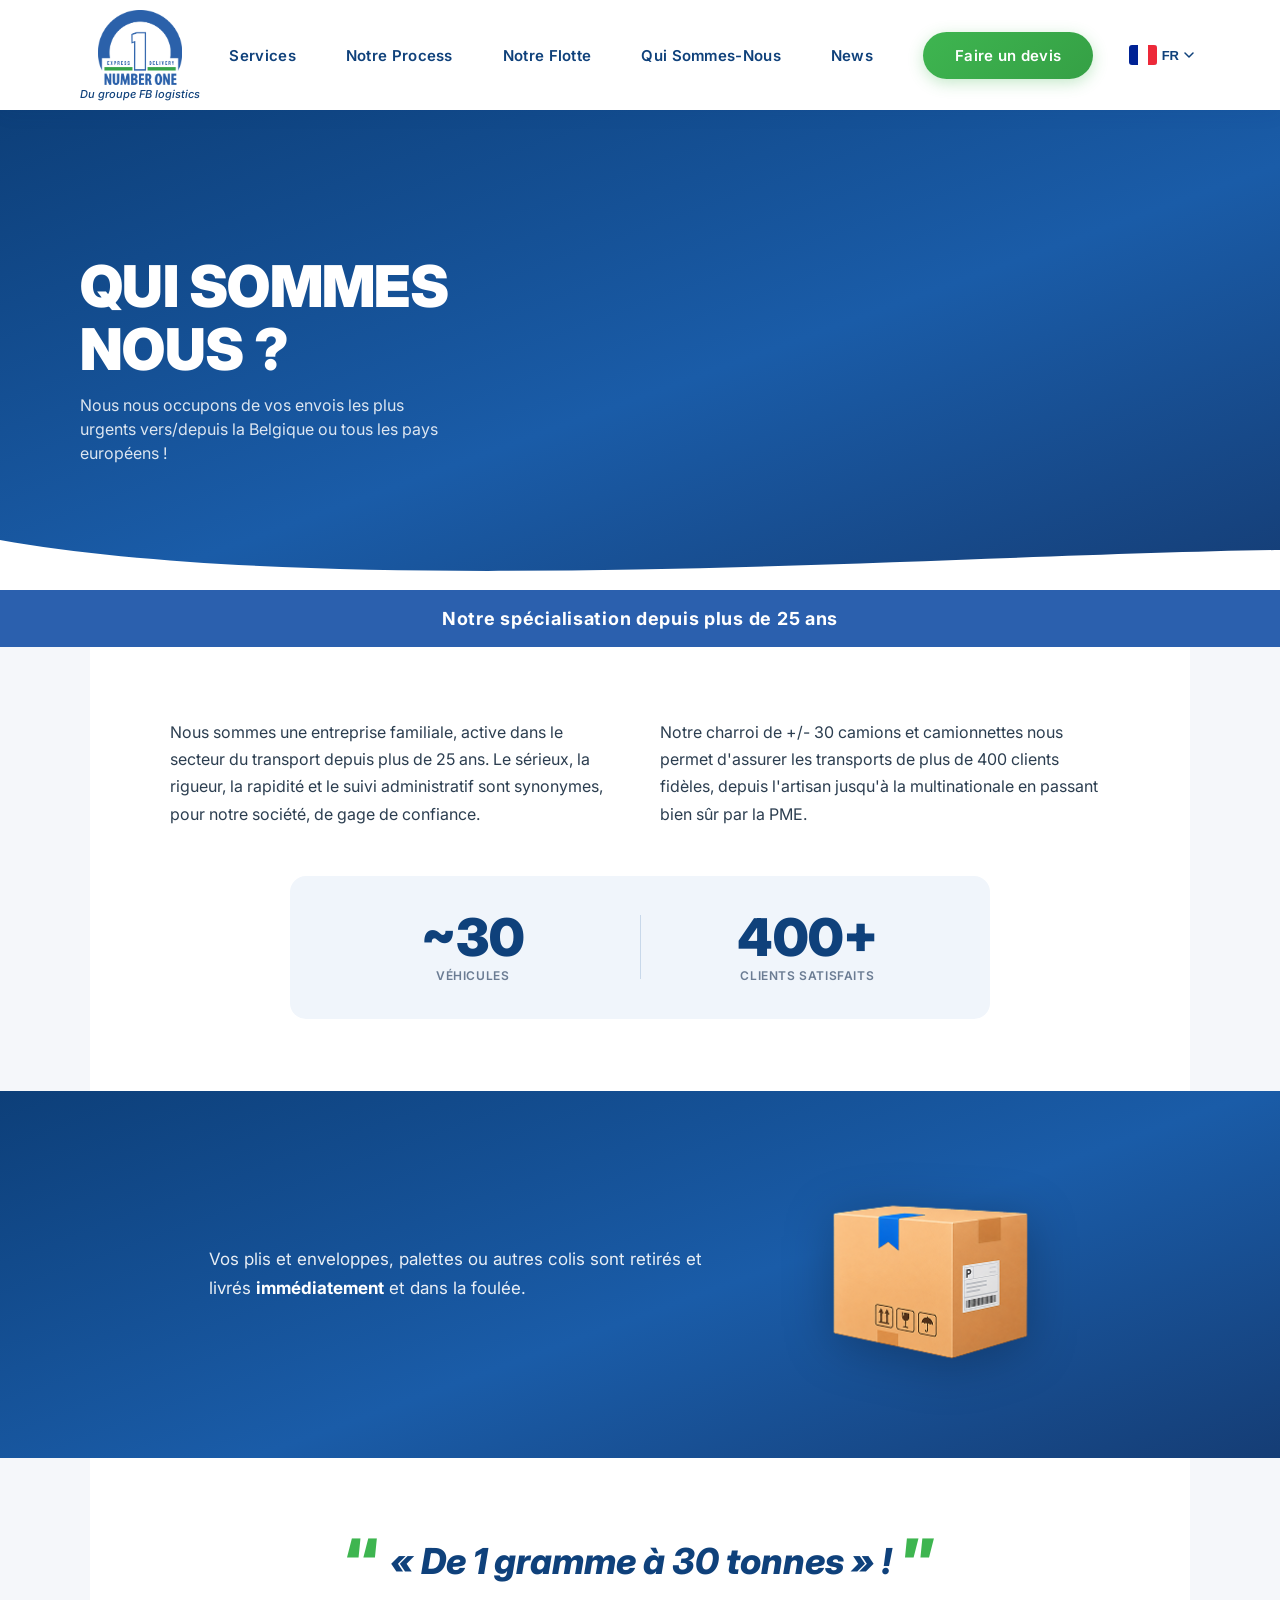
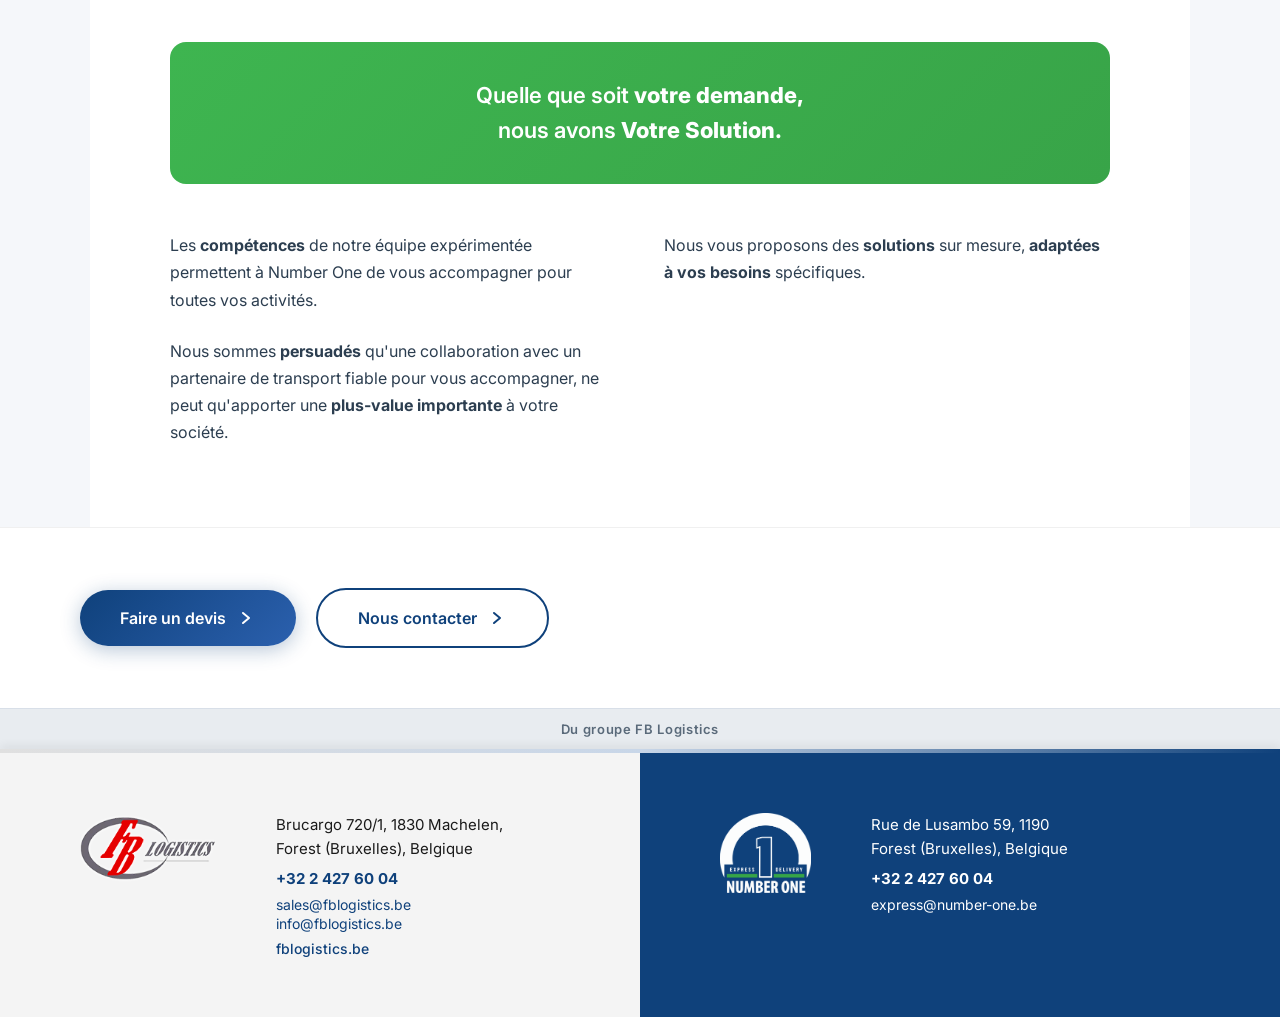
<file: more.html>
<!DOCTYPE html>
<html lang="fr">
<head>
    <meta charset="UTF-8">
    <meta name="viewport" content="width=device-width, initial-scale=1.0">
    <title>Number One Transport - Qui Sommes Nous ?</title>
    <link rel="preconnect" href="https://fonts.googleapis.com">
    <link rel="preconnect" href="https://fonts.gstatic.com" crossorigin>
    <link href="https://fonts.googleapis.com/css2?family=Inter:wght@400;500;600;700;800;900&display=swap" rel="stylesheet">
    <link rel="stylesheet" href="more.css">
</head>
<body>
    <div class="container">

        <!-- Header -->
        <header class="header">
            <a class="logo" href="index.html">
                <img src="images/nr1_logo.png" alt="Number One Transport">
                <p class="logo-subtitle" data-i18n="logo-subtitle">Du groupe FB logistics</p>
            </a>
            <nav class="desktop-nav">
                <a href="desktop.html#services" data-i18n="nav-services">Services</a>
                <a href="desktop.html#process" data-i18n="nav-process">Notre Process</a>
                <a href="desktop.html#fleet" data-i18n="nav-fleet">Notre Flotte</a>
                <a href="more.html" class="nav-active" data-i18n="nav-about">Qui Sommes-Nous</a>
                <a href="news.html" data-i18n="nav-news">News</a>
                <a href="calc.html" class="nav-cta" data-i18n="nav-quote">Faire un devis</a>
            </nav>
            <div class="lang-picker" id="langPicker">
                <button class="lang-btn" id="langBtn" aria-label="Change language">
                    <img id="currentFlag" class="lang-flag" src="" alt="">
                    <span id="currentLangCode" class="lang-code">FR</span>
                    <svg class="lang-arrow" width="10" height="6" viewBox="0 0 10 6" fill="none">
                        <path d="M1 1L5 5L9 1" stroke="#0F417B" stroke-width="1.5" stroke-linecap="round" stroke-linejoin="round"/>
                    </svg>
                </button>
                <div class="lang-dropdown" id="langDropdown">
                    <button class="lang-option" data-lang="fr"><img class="lang-flag lang-flag-fr" src="" alt=""> FR</button>
                    <button class="lang-option" data-lang="nl"><img class="lang-flag lang-flag-nl" src="" alt=""> NL</button>
                    <button class="lang-option" data-lang="en"><img class="lang-flag lang-flag-en" src="" alt=""> EN</button>
                </div>
            </div>
            <button class="menu-btn" id="menuToggle">
                <span></span><span></span><span></span>
            </button>
        </header>

        <!-- Mobile Menu Overlay -->
        <div class="mobile-menu" id="mobileMenu">
            <div class="menu-content">
                <button class="menu-close" id="menuClose">
                    <svg width="24" height="24" viewBox="0 0 24 24" fill="none">
                        <path d="M18 6L6 18M6 6L18 18" stroke="#0F417B" stroke-width="2" stroke-linecap="round"/>
                    </svg>
                </button>
                <nav class="menu-nav">
                    <a href="mobile.html" class="menu-item" data-i18n="menu-home">ACCUEIL</a>
                    <a href="mobile.html#fleet" class="menu-item" data-i18n="menu-vehicles">VÉHICULES</a>
                    <a href="mobile.html#services" class="menu-item" data-i18n="menu-services">NOS SERVICES</a>
                    <a href="more.html" class="menu-item active" data-i18n="menu-about">QUI SOMMES-NOUS ?</a>
                    <a href="https://n1.log2x.com/wops_n1" class="menu-item menu-item-outlined" data-i18n="menu-client" target="_blank" rel="noopener">ACCÈS CLIENT</a>
                    <a href="news.html" class="menu-item" data-i18n="menu-news">NEWS</a>
                </nav>
                <a href="tel:+3224276004" class="menu-call-btn" data-i18n="menu-call">APPELER</a>
            </div>
        </div>

        <!-- Hero -->
        <section class="about-hero">
            <img src="images/perso_1.png" alt="Number One Transport" class="hero-img">
            <div class="hero-text">
                <h1 class="hero-title" data-i18n="qsn-title">Qui sommes<br>nous ?</h1>
                <p class="hero-subtitle" data-i18n="qsn-intro">Nous nous occupons de vos envois les plus urgents vers/depuis la Belgique ou tous les pays européens !</p>
            </div>
        </section>

        <!-- Wave -->
        <div class="hero-wave"></div>

        <!-- Spec banner -->
        <div class="spec-banner">
            <span data-i18n="about-spec">Notre spécialisation depuis plus de 25 ans</span>
        </div>

        <!-- Section 1: Who we are -->
        <section class="about-section">
            <div class="about-intro">
                <p class="about-p" data-i18n="qsn-text">Nous sommes une entreprise familiale, active dans le secteur du transport depuis plus de 25 ans. Le sérieux, la rigueur, la rapidité et le suivi administratif sont synonymes, pour notre société, de gage de confiance.</p>
                <p class="about-p" data-i18n="charroi-text">Notre charroi de +/- 30 camions et camionnettes nous permet d'assurer les transports de plus de 400 clients fidèles, depuis l'artisan jusqu'à la multinationale en passant bien sûr par la PME.</p>
            </div>

            <!-- Stats -->
            <div class="stats-row">
                <div class="stat-item">
                    <span class="stat-number">~30</span>
                    <span class="stat-label" data-i18n="stat-vehicles">Véhicules</span>
                </div>
                <div class="stat-divider"></div>
                <div class="stat-item">
                    <span class="stat-number">400+</span>
                    <span class="stat-label" data-i18n="stat-clients">Clients satisfaits</span>
                </div>
            </div>
        </section>

        <!-- Section 2: What we do -->
        <section class="what-section">
            <div class="what-text">
                <p data-i18n="colis-bottom">Vos plis et enveloppes, palettes ou autres colis sont retirés et livrés <strong>immédiatement</strong> et dans la foulée.</p>
            </div>
            <div class="what-image">
                <img src="images/box_1.png" alt="Livraison Number One">
            </div>
        </section>

        <!-- Section 3: Our promise -->
        <section class="promise-section">
            <!-- Slogan -->
            <div class="slogan-block">
                <span class="slogan-quote">&ldquo;</span>
                <p class="slogan-text" data-i18n="qsn-slogan-bar">De 1 gramme à 30 tonnes</p>
                <span class="slogan-quote">&rdquo;</span>
            </div>

            <!-- Solution banner -->
            <div class="solution-banner">
                <p data-i18n="solution-banner">Quelle que soit <strong>votre demande,</strong><br>nous avons <strong>Votre Solution.</strong></p>
            </div>

            <!-- Closing paragraphs -->
            <div class="promise-text">
                <p data-i18n="solution-p1">Les <strong>compétences</strong> de notre équipe expérimentée permettent à Number One de vous accompagner pour toutes vos activités.</p>
                <p data-i18n="solution-p2">Nous vous proposons des <strong>solutions</strong> sur mesure, <strong>adaptées à vos besoins</strong> spécifiques.</p>
                <p data-i18n="persuades-p1">Nous sommes <strong>persuadés</strong> qu'une collaboration avec un partenaire de transport fiable ne peut qu'apporter une <strong>plus-value importante</strong> à votre société.</p>
            </div>
        </section>

        <!-- Footer (mobile) -->
        <footer class="site-footer mobile-only">
            <div class="footer-buttons">
                <a href="calc.html" class="btn btn-primary">
                    <span data-i18n="btn-quote">Faire un devis</span>
                    <svg width="16" height="16" viewBox="0 0 16 16" fill="none">
                        <path d="M6 12L10 8L6 4" stroke="white" stroke-width="2" stroke-linecap="round" stroke-linejoin="round"/>
                    </svg>
                </a>
                <a href="mobile.html#contact" class="btn btn-secondary">
                    <span data-i18n="btn-contact">Nous contacter</span>
                    <svg width="16" height="16" viewBox="0 0 16 16" fill="none">
                        <path d="M6 12L10 8L6 4" stroke="white" stroke-width="2" stroke-linecap="round" stroke-linejoin="round"/>
                    </svg>
                </a>
            </div>
        </footer>

        <!-- CTA (desktop) -->
        <div class="dt-cta desktop-only">
            <div class="dt-cta-inner">
                <a href="calc.html" class="dt-btn dt-btn-primary">
                    <span data-i18n="btn-quote">Faire un devis</span>
                    <svg width="20" height="20" viewBox="0 0 20 20" fill="none">
                        <path d="M7 15L13 10L7 5" stroke="currentColor" stroke-width="2" stroke-linecap="round" stroke-linejoin="round"/>
                    </svg>
                </a>
                <a href="contact.html" class="dt-btn dt-btn-secondary">
                    <span data-i18n="btn-contact">Nous contacter</span>
                    <svg width="20" height="20" viewBox="0 0 20 20" fill="none">
                        <path d="M7 15L13 10L7 5" stroke="currentColor" stroke-width="2" stroke-linecap="round" stroke-linejoin="round"/>
                    </svg>
                </a>
            </div>
        </div>

        <!-- FB Group bar -->
        <div class="fb-group-bar desktop-only">
            <span data-i18n="fb-group-bar">Du groupe FB Logistics</span>
        </div>

        <!-- Contact + Footer (desktop) -->
        <div class="dt-bottom desktop-only">
            <div class="dt-contact-separator"></div>
            <section class="dt-contact-section">
                <div class="dt-contact-block dt-contact-block--white">
                    <a href="https://www.fblogistics.be/en/" target="_blank" rel="noopener"><img src="images/fb_logo.png" alt="FB Logistics" class="dt-contact-logo"></a>
                    <div class="dt-contact-details">
                        <p class="dt-contact-address">Brucargo 720/1, 1830 Machelen,<br>Forest (Bruxelles), Belgique</p>
                        <a href="tel:+3224276004" class="dt-contact-phone">+32 2 427 60 04</a>
                        <div class="dt-contact-emails">
                            <a href="mailto:sales@fblogistics.be">sales@fblogistics.be</a>
                            <a href="mailto:info@fblogistics.be">info@fblogistics.be</a>
                        </div>
                        <a href="https://fblogistics.be" class="dt-contact-web" target="_blank" rel="noopener">fblogistics.be</a>
                    </div>
                </div>
                <div class="dt-contact-block dt-contact-block--blue">
                    <img src="images/nr1_logo_neg.png" alt="Number One" class="dt-contact-logo dt-contact-logo--n1">
                    <div class="dt-contact-details">
                        <p class="dt-contact-address">Rue de Lusambo 59, 1190<br>Forest (Bruxelles), Belgique</p>
                        <a href="tel:+3224276004" class="dt-contact-phone">+32 2 427 60 04</a>
                        <a href="mailto:express@number-one.be" class="dt-contact-email-single">express@number-one.be</a>
                    </div>
                </div>
            </section>
        </div>

    </div>

    <script src="lang.js"></script>
    <script>
        var menuToggle = document.getElementById('menuToggle');
        var menuClose  = document.getElementById('menuClose');
        var mobileMenu = document.getElementById('mobileMenu');
        var menuItems  = document.querySelectorAll('.menu-item');

        menuToggle.addEventListener('click', function() {
            mobileMenu.classList.add('active');
            document.body.style.overflow = 'hidden';
        });
        menuClose.addEventListener('click', function() {
            mobileMenu.classList.remove('active');
            document.body.style.overflow = '';
        });
        menuItems.forEach(function(item) {
            item.addEventListener('click', function() {
                mobileMenu.classList.remove('active');
                document.body.style.overflow = '';
            });
        });
        mobileMenu.addEventListener('click', function(e) {
            if (e.target === mobileMenu) {
                mobileMenu.classList.remove('active');
                document.body.style.overflow = '';
            }
        });
    </script>
</body>
</html>
</file>
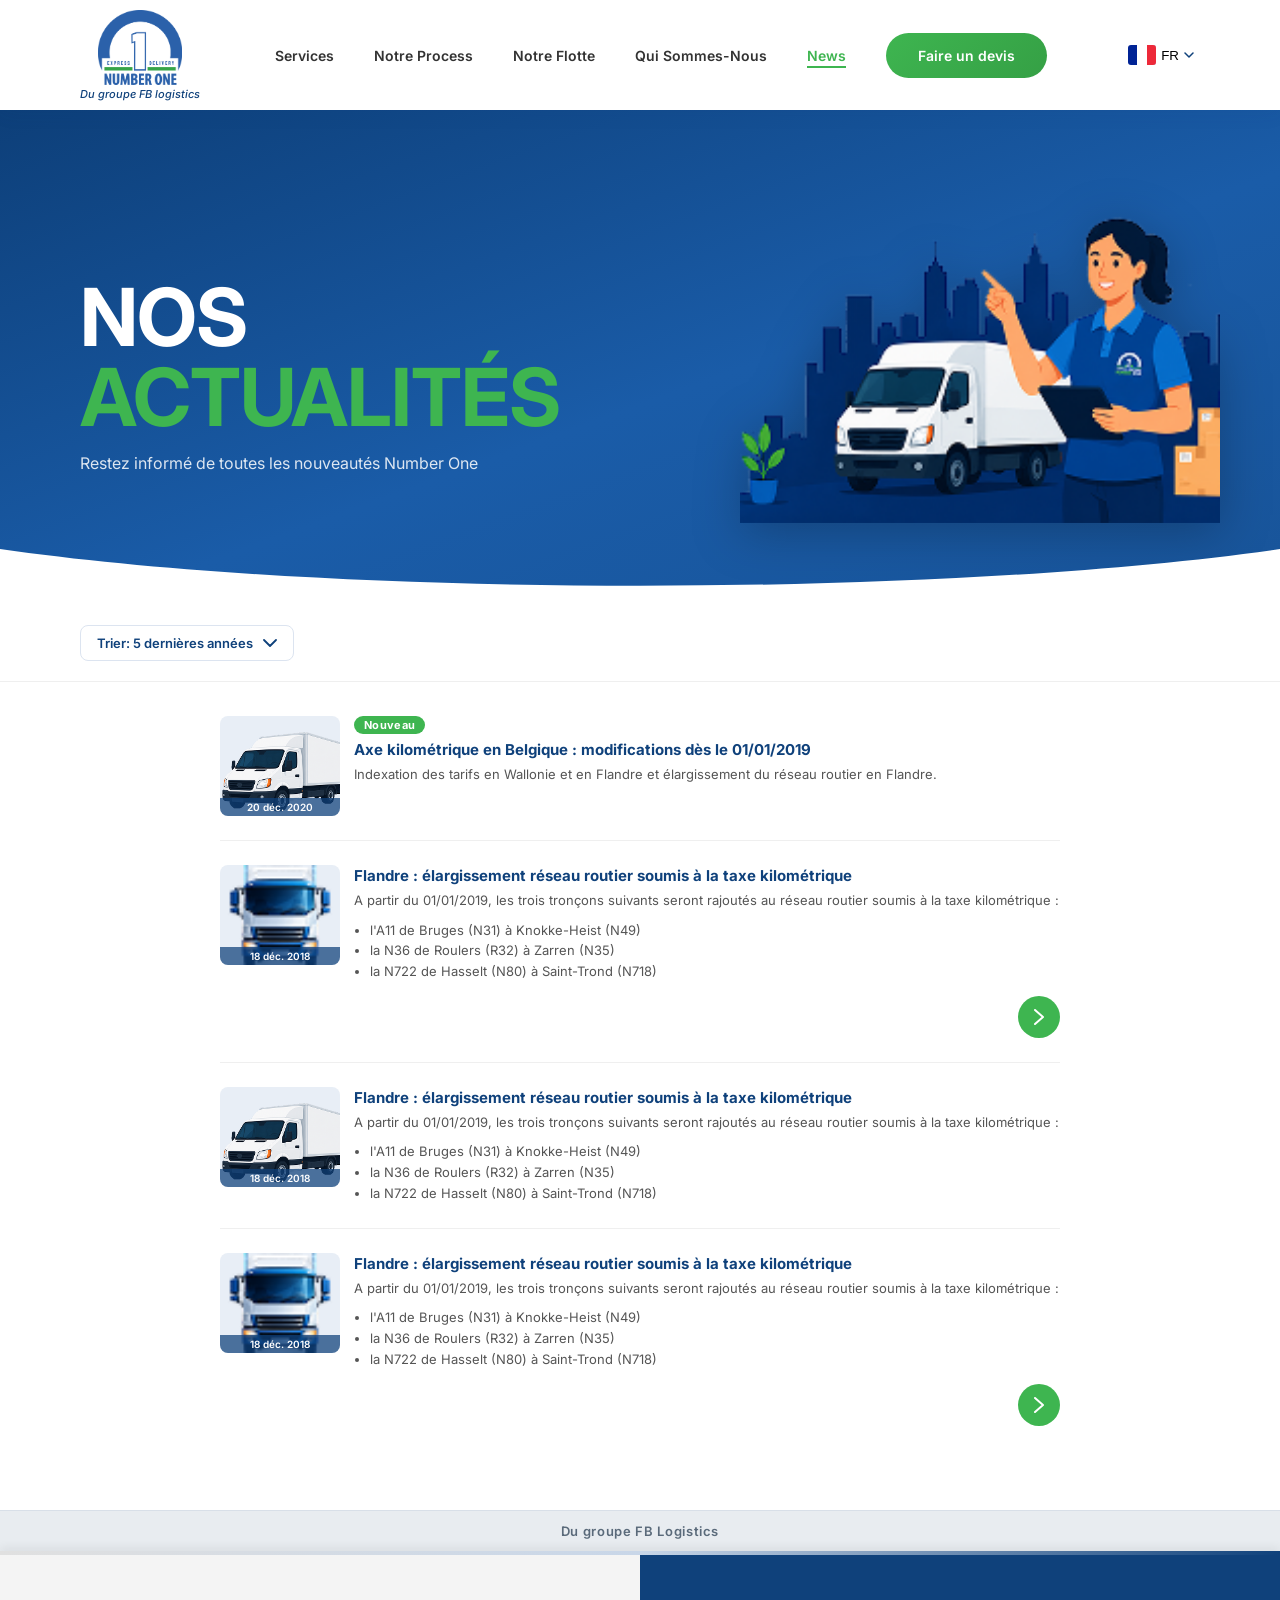
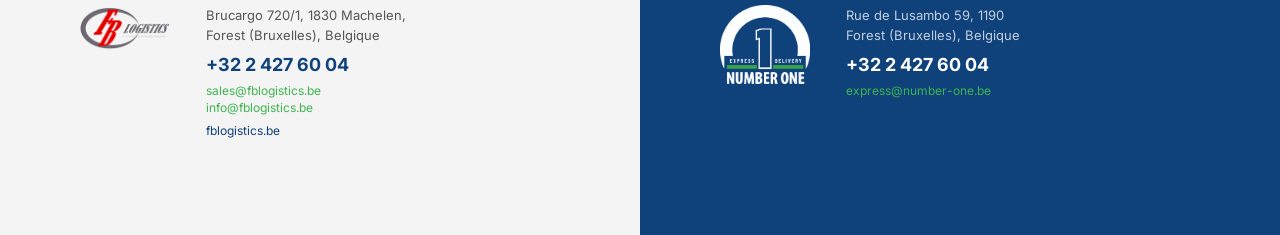
<file: news.html>
<!DOCTYPE html>
<html lang="fr">
<head>
    <meta charset="UTF-8">
    <meta name="viewport" content="width=device-width, initial-scale=1.0">
    <title>Number One Transport - Actualités</title>
    <link rel="preconnect" href="https://fonts.googleapis.com">
    <link rel="preconnect" href="https://fonts.gstatic.com" crossorigin>
    <link href="https://fonts.googleapis.com/css2?family=Inter:wght@400;500;600;700;800;900&display=swap" rel="stylesheet">
    <link rel="stylesheet" href="news.css">
</head>
<body>
    <div class="container">

        <!-- Header -->
        <header class="header">
            <a class="logo" href="index.html">
                <img src="images/nr1_logo.png" alt="Number One Transport">
                <p class="logo-subtitle" data-i18n="logo-subtitle">Du groupe FB logistics</p>
            </a>
            <nav class="desktop-nav">
                <a href="desktop.html#services" data-i18n="nav-services">Services</a>
                <a href="desktop.html#process" data-i18n="nav-process">Notre Process</a>
                <a href="desktop.html#fleet" data-i18n="nav-fleet">Notre Flotte</a>
                <a href="more.html" data-i18n="nav-about">Qui Sommes-Nous</a>
                <a href="news.html" class="nav-active" data-i18n="nav-news">News</a>
                <a href="calc.html" class="nav-cta" data-i18n="nav-quote">Faire un devis</a>
            </nav>
            <div class="lang-picker" id="langPicker">
                <button class="lang-btn" id="langBtn" aria-label="Change language">
                    <img id="currentFlag" class="lang-flag" src="" alt="">
                    <span id="currentLangCode" class="lang-code">FR</span>
                    <svg class="lang-arrow" width="10" height="6" viewBox="0 0 10 6" fill="none">
                        <path d="M1 1L5 5L9 1" stroke="#0F417B" stroke-width="1.5" stroke-linecap="round" stroke-linejoin="round"/>
                    </svg>
                </button>
                <div class="lang-dropdown" id="langDropdown">
                    <button class="lang-option" data-lang="fr"><img class="lang-flag lang-flag-fr" src="" alt=""> FR</button>
                    <button class="lang-option" data-lang="nl"><img class="lang-flag lang-flag-nl" src="" alt=""> NL</button>
                    <button class="lang-option" data-lang="en"><img class="lang-flag lang-flag-en" src="" alt=""> EN</button>
                </div>
            </div>
            <button class="menu-btn" id="menuToggle">
                <span></span>
                <span></span>
                <span></span>
            </button>
        </header>

        <!-- Mobile Menu Overlay -->
        <div class="mobile-menu" id="mobileMenu">
            <div class="menu-content">
                <button class="menu-close" id="menuClose">
                    <svg width="24" height="24" viewBox="0 0 24 24" fill="none">
                        <path d="M18 6L6 18M6 6L18 18" stroke="#0F417B" stroke-width="2" stroke-linecap="round"/>
                    </svg>
                </button>
                <nav class="menu-nav">
                    <a href="mobile.html" class="menu-item" data-i18n="menu-home">ACCUEIL</a>
                    <a href="mobile.html#fleet" class="menu-item" data-i18n="menu-vehicles">VÉHICULES</a>
                    <a href="mobile.html#services" class="menu-item" data-i18n="menu-services">NOS SERVICES</a>
                    <a href="more.html" class="menu-item" data-i18n="menu-about">QUI SOMMES-NOUS ?</a>
                    <a href="https://n1.log2x.com/wops_n1" class="menu-item menu-item-outlined" data-i18n="menu-client" target="_blank" rel="noopener">ACCÈS CLIENT</a>
                    <a href="news.html" class="menu-item active" data-i18n="menu-news">NEWS</a>
                </nav>
                <a href="tel:+3224276004" class="menu-call-btn" data-i18n="menu-call">APPELER</a>
            </div>
        </div>

        <!-- Hero Section -->
        <section class="news-hero">
            <img src="images/news.png" alt="Actualités" class="hero-img">
            <div class="hero-text">
                <h1 class="hero-title">
                    <span class="hero-title-line1" data-i18n="news-hero-line1">NOS</span>
                    <span class="hero-title-line2" data-i18n="news-hero-line2">ACTUALITÉS</span>
                </h1>
                <p class="hero-subtitle" data-i18n="news-hero-subtitle">Restez informé de toutes les nouveautés Number one</p>
            </div>
        </section>

        <!-- Wave transition -->
        <div class="hero-wave"></div>

        <!-- Filter bar -->
        <div class="news-filter">
            <button class="news-filter-btn">
                <span data-i18n="news-filter">Trier: 5 dernières année</span>
                <svg width="14" height="8" viewBox="0 0 14 8" fill="none">
                    <path d="M1 1L7 7L13 1" stroke="#0F417B" stroke-width="1.8" stroke-linecap="round" stroke-linejoin="round"/>
                </svg>
            </button>
        </div>

        <!-- News List -->
        <div class="news-list">

            <!-- Article 1 -->
            <article class="news-card">
                <div class="news-card-main">
                    <div class="news-thumb-wrap">
                        <img src="images/trukk.png" alt="" class="news-thumb">
                        <span class="news-date" data-i18n="news-1-date">20 déc. 2020</span>
                    </div>
                    <div class="news-body">
                        <span class="news-badge" data-i18n="news-badge-new">Nouveau</span>
                        <h2 class="news-title" data-i18n="news-1-title">Axe kilométrique en Belgique : modifications dès le 01/01/2019</h2>
                        <p class="news-excerpt" data-i18n="news-1-excerpt">Indexation des tarifs en Wallonie et en Flandre et élargissement du réseau routier en Flandre.</p>
                    </div>
                </div>
            </article>

            <!-- Article 2 -->
            <article class="news-card">
                <div class="news-card-main">
                    <div class="news-thumb-wrap">
                        <img src="images/image_25.png" alt="" class="news-thumb">
                        <span class="news-date" data-i18n="news-2-date">18 déc. 2018</span>
                    </div>
                    <div class="news-body">
                        <h2 class="news-title" data-i18n="news-2-title">Flandre : élargissement réseau routier soumis à la taxe kilométrique</h2>
                        <p class="news-excerpt" data-i18n="news-2-excerpt">A partir du 01/01/2019, les trois tronçons suivants seront rajoutés au réseau routier soumis à la taxe kilométrique :</p>
                        <ul class="news-list-items">
                            <li data-i18n="news-road-li1">l'A11 de Bruges (N31) à Knokke-Heist (N49)</li>
                            <li data-i18n="news-road-li2">la N36 de Roulers (R32) à Zarren (N35)</li>
                            <li data-i18n="news-road-li3">la N722 de Hasselt (N80) à Saint-Trond (N718)</li>
                        </ul>
                    </div>
                </div>
                <a href="#" class="news-arrow-btn" aria-label="Lire la suite">
                    <svg width="10" height="16" viewBox="0 0 10 16" fill="none">
                        <path d="M1 1L9 8L1 15" stroke="white" stroke-width="2" stroke-linecap="round" stroke-linejoin="round"/>
                    </svg>
                </a>
            </article>

            <!-- Article 3 -->
            <article class="news-card">
                <div class="news-card-main">
                    <div class="news-thumb-wrap">
                        <img src="images/trukk.png" alt="" class="news-thumb">
                        <span class="news-date" data-i18n="news-3-date">18 déc. 2018</span>
                    </div>
                    <div class="news-body">
                        <h2 class="news-title" data-i18n="news-3-title">Flandre : élargissement réseau routier soumis à la taxe kilométrique</h2>
                        <p class="news-excerpt" data-i18n="news-3-excerpt">A partir du 01/01/2019, les trois tronçons suivants seront rajoutés au réseau routier soumis à la taxe kilométrique :</p>
                        <ul class="news-list-items">
                            <li data-i18n="news-road-li1">l'A11 de Bruges (N31) à Knokke-Heist (N49)</li>
                            <li data-i18n="news-road-li2">la N36 de Roulers (R32) à Zarren (N35)</li>
                            <li data-i18n="news-road-li3">la N722 de Hasselt (N80) à Saint-Trond (N718)</li>
                        </ul>
                    </div>
                </div>
            </article>

            <!-- Article 4 -->
            <article class="news-card">
                <div class="news-card-main">
                    <div class="news-thumb-wrap">
                        <img src="images/image_25.png" alt="" class="news-thumb">
                        <span class="news-date" data-i18n="news-4-date">18 déc. 2018</span>
                    </div>
                    <div class="news-body">
                        <h2 class="news-title" data-i18n="news-4-title">Flandre : élargissement réseau routier soumis à la taxe kilométrique</h2>
                        <p class="news-excerpt" data-i18n="news-4-excerpt">A partir du 01/01/2019, les trois tronçons suivants seront rajoutés au réseau routier soumis à la taxe kilométrique :</p>
                        <ul class="news-list-items">
                            <li data-i18n="news-road-li1">l'A11 de Bruges (N31) à Knokke-Heist (N49)</li>
                            <li data-i18n="news-road-li2">la N36 de Roulers (R32) à Zarren (N35)</li>
                            <li data-i18n="news-road-li3">la N722 de Hasselt (N80) à Saint-Trond (N718)</li>
                        </ul>
                    </div>
                </div>
                <a href="#" class="news-arrow-btn" aria-label="Lire la suite">
                    <svg width="10" height="16" viewBox="0 0 10 16" fill="none">
                        <path d="M1 1L9 8L1 15" stroke="white" stroke-width="2" stroke-linecap="round" stroke-linejoin="round"/>
                    </svg>
                </a>
            </article>

        </div>

        <!-- Footer (mobile) -->
        <footer class="site-footer mobile-only">
            <a href="mobile.html#contact" class="cta-btn">
                <span data-i18n="transport-cta">NOUS CONTACTER</span>
                <svg width="18" height="18" viewBox="0 0 18 18" fill="none">
                    <path d="M7 13L11 9L7 5" stroke="white" stroke-width="2" stroke-linecap="round" stroke-linejoin="round"/>
                </svg>
            </a>
            <a href="mobile.html" class="back-link">
                <svg width="16" height="16" viewBox="0 0 16 16" fill="none">
                    <path d="M10 12L6 8L10 4" stroke="#0F417B" stroke-width="2" stroke-linecap="round" stroke-linejoin="round"/>
                </svg>
                <span data-i18n="back-label">Retour</span>
            </a>
        </footer>

        <!-- FB Group bar -->
        <div class="fb-group-bar desktop-only">
            <span data-i18n="fb-group-bar">Du groupe FB Logistics</span>
        </div>

        <!-- Contact + Footer (desktop) -->
        <div class="dt-bottom desktop-only">
            <div class="dt-contact-separator"></div>
            <section class="dt-contact-section">
                <div class="dt-contact-block dt-contact-block--white">
                    <a href="https://www.fblogistics.be/en/" target="_blank" rel="noopener"><img src="images/fb_logo.png" alt="FB Logistics" class="dt-contact-logo"></a>
                    <div class="dt-contact-details">
                        <p class="dt-contact-address">Brucargo 720/1, 1830 Machelen,<br>Forest (Bruxelles), Belgique</p>
                        <a href="tel:+3224276004" class="dt-contact-phone">+32 2 427 60 04</a>
                        <div class="dt-contact-emails">
                            <a href="mailto:sales@fblogistics.be">sales@fblogistics.be</a>
                            <a href="mailto:info@fblogistics.be">info@fblogistics.be</a>
                        </div>
                        <a href="https://fblogistics.be" class="dt-contact-web" target="_blank" rel="noopener">fblogistics.be</a>
                    </div>
                </div>
                <div class="dt-contact-block dt-contact-block--blue">
                    <img src="images/nr1_logo_neg.png" alt="Number One" class="dt-contact-logo dt-contact-logo--n1">
                    <div class="dt-contact-details">
                        <p class="dt-contact-address">Rue de Lusambo 59, 1190<br>Forest (Bruxelles), Belgique</p>
                        <a href="tel:+3224276004" class="dt-contact-phone">+32 2 427 60 04</a>
                        <a href="mailto:express@number-one.be" class="dt-contact-email-single">express@number-one.be</a>
                    </div>
                </div>
            </section>
        </div>

    </div>

    <script src="lang.js"></script>
    <script>
        var menuToggle = document.getElementById('menuToggle');
        var menuClose  = document.getElementById('menuClose');
        var mobileMenu = document.getElementById('mobileMenu');
        var menuItems  = document.querySelectorAll('.menu-item');

        menuToggle.addEventListener('click', function() {
            mobileMenu.classList.add('active');
            document.body.style.overflow = 'hidden';
        });

        menuClose.addEventListener('click', function() {
            mobileMenu.classList.remove('active');
            document.body.style.overflow = '';
        });

        menuItems.forEach(function(item) {
            item.addEventListener('click', function() {
                mobileMenu.classList.remove('active');
                document.body.style.overflow = '';
            });
        });

        mobileMenu.addEventListener('click', function(e) {
            if (e.target === mobileMenu) {
                mobileMenu.classList.remove('active');
                document.body.style.overflow = '';
            }
        });
    </script>
</body>
</html>
</file>
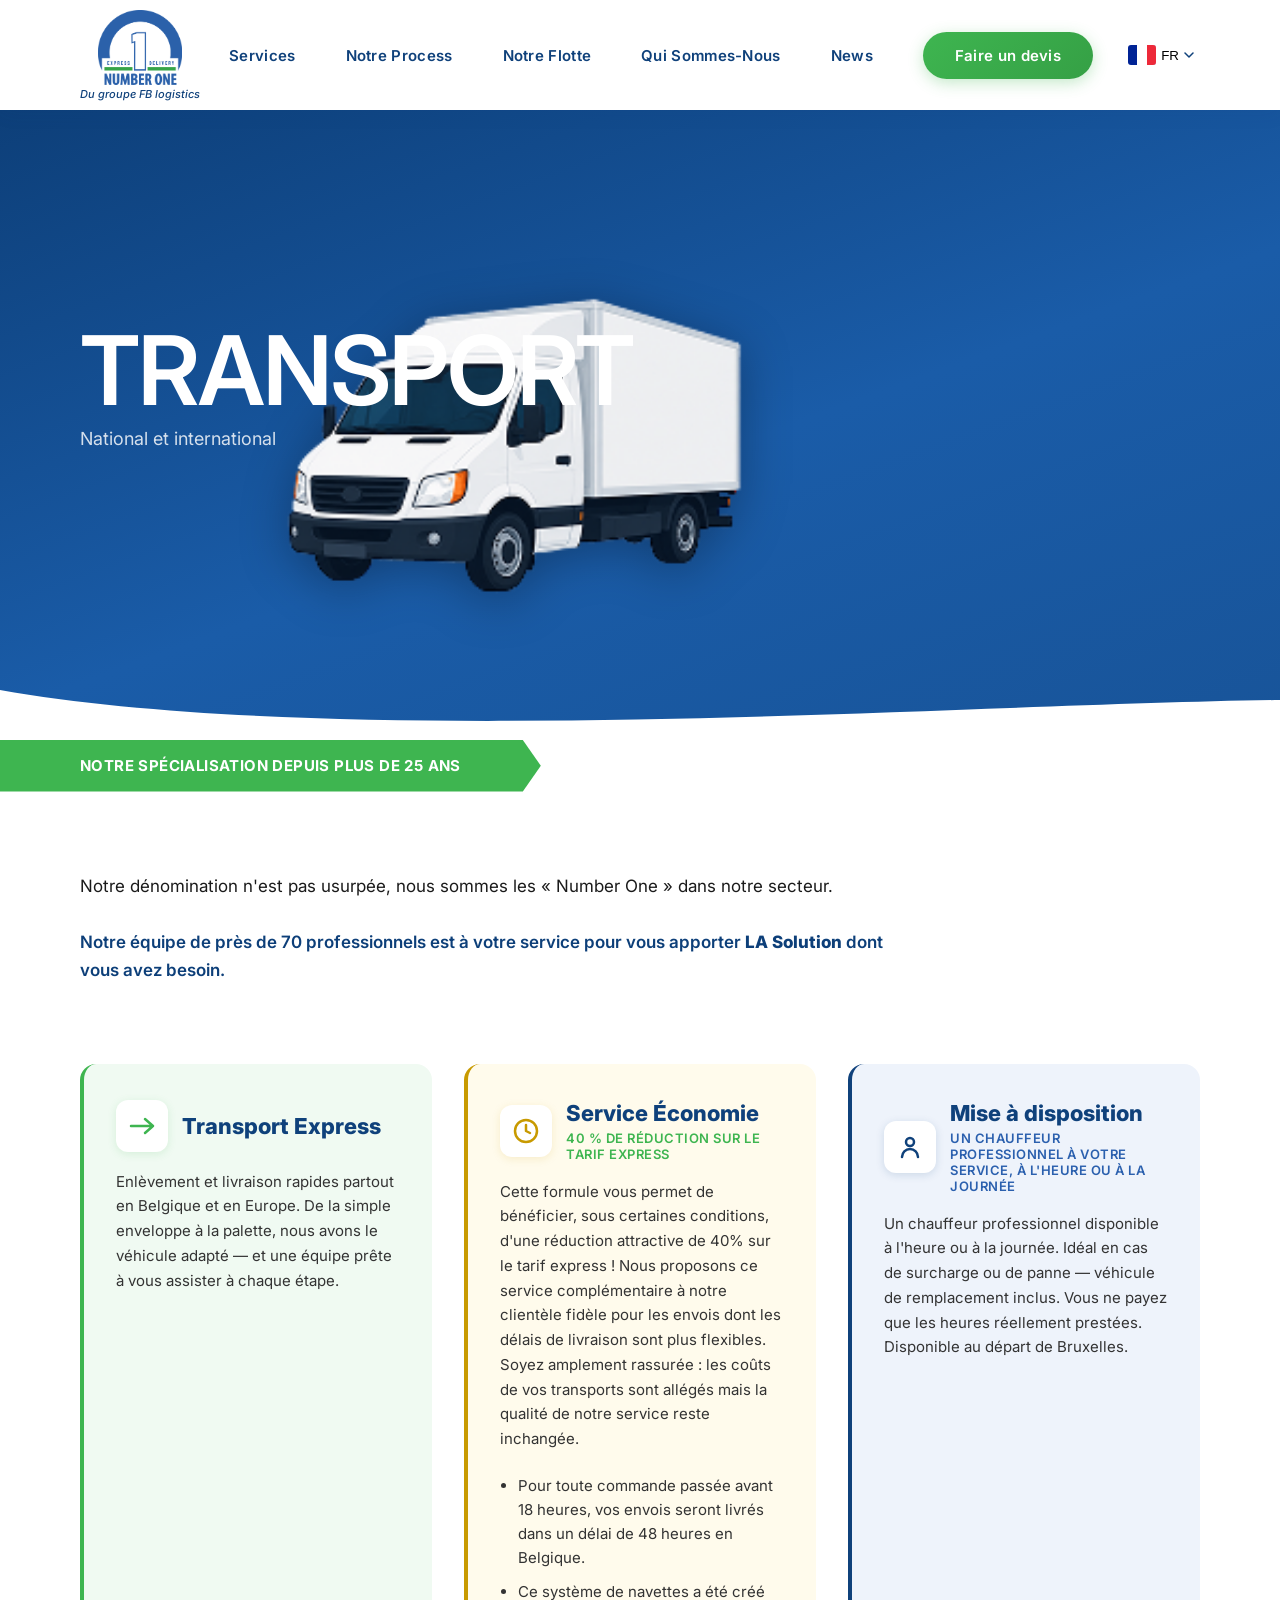
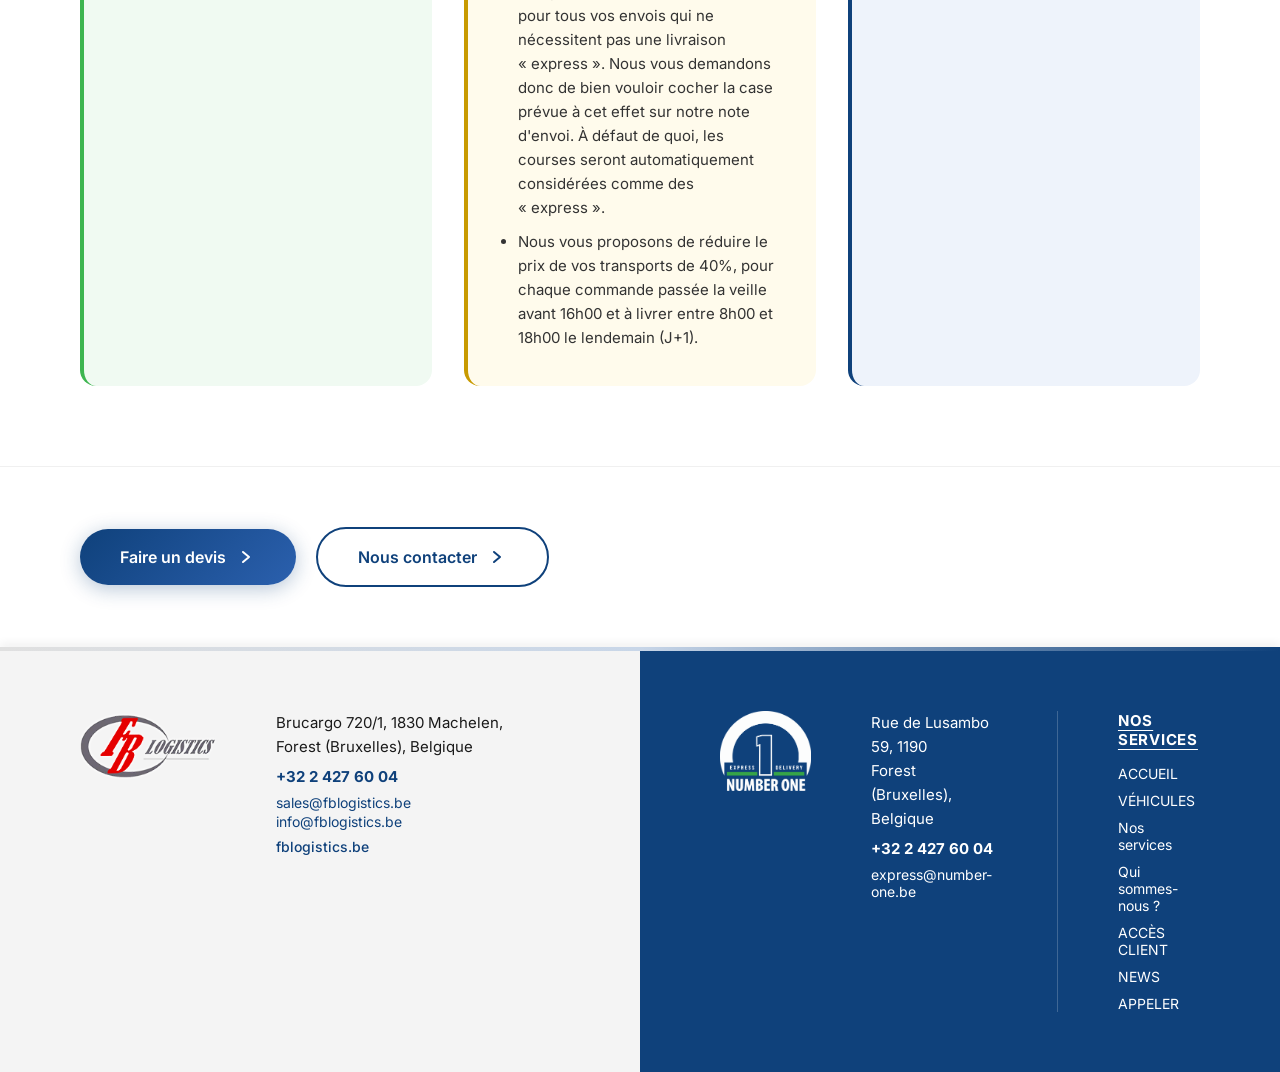
<file: transport.html>
<!DOCTYPE html>
<html lang="fr">
<head>
    <meta charset="UTF-8">
    <meta name="viewport" content="width=device-width, initial-scale=1.0">
    <title>Number One Transport - Transport National &amp; International</title>
    <link rel="preconnect" href="https://fonts.googleapis.com">
    <link rel="preconnect" href="https://fonts.gstatic.com" crossorigin>
    <link href="https://fonts.googleapis.com/css2?family=Inter:wght@400;500;600;700;800;900&display=swap" rel="stylesheet">
    <link rel="stylesheet" href="transport.css">
</head>
<body>
    <div class="container">

        <!-- Header -->
        <header class="header">
            <a class="logo" href="index.html">
                <img src="images/nr1_logo.png" alt="Number One Transport">
                <p class="logo-subtitle" data-i18n="logo-subtitle">Du groupe FB logistic</p>
            </a>
            <nav class="desktop-nav">
                <a href="desktop.html#services" data-i18n="nav-services">Services</a>
                <a href="desktop.html#process" data-i18n="nav-process">Notre Process</a>
                <a href="desktop.html#fleet" data-i18n="nav-fleet">Notre Flotte</a>
                <a href="more.html" data-i18n="nav-about">Qui Sommes-Nous</a>
                <a href="news.html" data-i18n="nav-news">News</a>
                <a href="calc.html" class="nav-cta" data-i18n="nav-quote">Faire un devis</a>
            </nav>
            <div class="lang-picker" id="langPicker">
                <button class="lang-btn" id="langBtn" aria-label="Change language">
                    <img id="currentFlag" class="lang-flag" src="" alt="">
                    <span id="currentLangCode" class="lang-code">FR</span>
                    <svg class="lang-arrow" width="10" height="6" viewBox="0 0 10 6" fill="none">
                        <path d="M1 1L5 5L9 1" stroke="#0F417B" stroke-width="1.5" stroke-linecap="round" stroke-linejoin="round"/>
                    </svg>
                </button>
                <div class="lang-dropdown" id="langDropdown">
                    <button class="lang-option" data-lang="fr"><img class="lang-flag lang-flag-fr" src="" alt=""> FR</button>
                    <button class="lang-option" data-lang="nl"><img class="lang-flag lang-flag-nl" src="" alt=""> NL</button>
                    <button class="lang-option" data-lang="en"><img class="lang-flag lang-flag-en" src="" alt=""> EN</button>
                </div>
            </div>
            <button class="menu-btn" id="menuToggle">
                <span></span>
                <span></span>
                <span></span>
            </button>
        </header>

        <!-- Mobile Menu Overlay -->
        <div class="mobile-menu" id="mobileMenu">
            <div class="menu-content">
                <button class="menu-close" id="menuClose">
                    <svg width="24" height="24" viewBox="0 0 24 24" fill="none">
                        <path d="M18 6L6 18M6 6L18 18" stroke="#0F417B" stroke-width="2" stroke-linecap="round"/>
                    </svg>
                </button>
                <nav class="menu-nav">
                    <a href="mobile.html" class="menu-item" data-i18n="menu-home">ACCUEIL</a>
                    <a href="mobile.html#fleet" class="menu-item" data-i18n="menu-vehicles">VÉHICULES</a>
                    <a href="mobile.html#services" class="menu-item active" data-i18n="menu-services">NOS SERVICES</a>
                    <a href="more.html" class="menu-item" data-i18n="menu-about">QUI SOMMES-NOUS ?</a>
                    <a href="https://n1.log2x.com/wops_n1" class="menu-item menu-item-outlined" data-i18n="menu-client" target="_blank" rel="noopener">ACCÈS CLIENT</a>
                    <a href="news.html" class="menu-item" data-i18n="menu-news">NEWS</a>
                </nav>
                <a href="tel:+3224276004" class="menu-call-btn" data-i18n="menu-call">APPELER</a>
            </div>
        </div>

        <!-- Hero Section -->
        <section class="transport-hero">
            <img src="images/trukk.png" alt="Transport" class="hero-truck">
            <div class="hero-text">
                <h1 class="hero-title">TRANSPORT</h1>
                <p class="hero-subtitle" data-i18n="transport-subtitle">National et international</p>
            </div>
        </section>

        <!-- Wave transition -->
        <div class="hero-wave"></div>

        <!-- Specialisation Banner -->
        <div class="spec-banner">
            <span data-i18n="transport-spec">Notre spécialisation depuis plus de 25 ans</span>
        </div>

        <!-- Intro -->
        <section class="transport-content">
            <p class="content-p" data-i18n="transport-p1">Notre dénomination n'est pas usurpée, nous sommes les « Number One » dans notre secteur.</p>
            <p class="content-p content-p--bold" data-i18n="transport-p2">Notre équipe expérimentée de près de 70 personnes (avec très peu de rotation depuis toutes ces années, gage de professionnalisme) est à votre disposition pour vous apporter <strong>LA Solution</strong> dont vous avez besoin.</p>
        </section>

        <!-- Service Blocks -->
        <section class="transport-services">

            <!-- Express -->
            <div class="transport-service-block transport-service-block--express">
                <div class="service-block-header">
                    <div class="service-block-icon service-block-icon--green">
                        <svg width="28" height="28" viewBox="0 0 28 28" fill="none" xmlns="http://www.w3.org/2000/svg">
                            <path d="M3 14L25 14M17 7L25 14L17 21" stroke="#3EB550" stroke-width="2.5" stroke-linecap="round" stroke-linejoin="round"/>
                        </svg>
                    </div>
                    <h2 class="service-block-title" data-i18n="express-title">Transport Express</h2>
                </div>
                <p class="service-block-p" data-i18n="express-p1">Nous nous chargeons de vos envois express vers/depuis la Belgique et tous les pays européens. Grâce à notre large choix de véhicules, qui va de la simple voiture à la semi-remorque, nous mettons à votre disposition le véhicule parfaitement adapté à vos besoins. Plis, palettes ou colis volumineux : nous assurons une prise en charge et une livraison rapides. Nos chauffeurs-livreurs, tout comme nos dispatcheurs et l'ensemble de notre équipe, sont à votre écoute et prêts à vous assister, y compris pour la manutention.</p>
            </div>

            <!-- Économie -->
            <div class="transport-service-block transport-service-block--eco">
                <div class="service-block-header">
                    <div class="service-block-icon service-block-icon--gold">
                        <svg width="28" height="28" viewBox="0 0 28 28" fill="none" xmlns="http://www.w3.org/2000/svg">
                            <circle cx="14" cy="14" r="11" stroke="#C89A00" stroke-width="2.5"/>
                            <path d="M14 8v6l4 2" stroke="#C89A00" stroke-width="2.5" stroke-linecap="round" stroke-linejoin="round"/>
                        </svg>
                    </div>
                    <div>
                        <h2 class="service-block-title" data-i18n="eco-title">Service Économie</h2>
                        <p class="service-block-tagline" data-i18n="eco-tagline">40 % de réduction sur le tarif express</p>
                    </div>
                </div>
                <p class="service-block-p" data-i18n="eco-p1">Cette formule vous permet de bénéficier, sous certaines conditions, d'une réduction attractive de 40 % sur le tarif express !</p>
                <ul class="service-block-list">
                    <li data-i18n="eco-li1">Pour toute commande passée avant 18 h, vos envois seront livrés dans un délai de 48 h en Belgique.</li>
                    <li data-i18n="eco-li2">Ce système de navettes a été créé pour tous vos envois qui ne nécessitent pas une livraison « express ». Veuillez cocher la case prévue à cet effet sur notre note d'envoi.</li>
                    <li data-i18n="eco-li3">Réduction de 40 % pour chaque commande passée la veille avant 16 h, à livrer entre 8 h et 18 h le lendemain (J+1).</li>
                </ul>
            </div>

            <!-- Mise à disposition -->
            <div class="transport-service-block transport-service-block--driver">
                <div class="service-block-header">
                    <div class="service-block-icon service-block-icon--blue">
                        <svg width="28" height="28" viewBox="0 0 28 28" fill="none" xmlns="http://www.w3.org/2000/svg">
                            <circle cx="14" cy="9" r="4" stroke="#0F417B" stroke-width="2.5"/>
                            <path d="M6 24c0-4.418 3.582-8 8-8s8 3.582 8 8" stroke="#0F417B" stroke-width="2.5" stroke-linecap="round"/>
                        </svg>
                    </div>
                    <div>
                        <h2 class="service-block-title" data-i18n="driver-title">Mise à disposition</h2>
                        <p class="service-block-tagline service-block-tagline--blue" data-i18n="driver-tagline">Un chauffeur professionnel à votre service, à l'heure ou à la journée</p>
                    </div>
                </div>
                <p class="service-block-p" data-i18n="driver-p1">Bénéficiez, à tout moment, d'un véritable professionnel du transport à votre service ! Que ce soit à l'heure ou pour la journée entière, un chauffeur flexible, prêt à s'adapter à vos besoins, est mis à votre disposition.</p>
            </div>

        </section>

        <!-- Footer Actions (mobile) -->
        <footer class="transport-footer mobile-only">
            <a href="mobile.html#contact" class="cta-btn">
                <span data-i18n="transport-cta">NOUS CONTACTER</span>
                <svg width="18" height="18" viewBox="0 0 18 18" fill="none">
                    <path d="M7 13L11 9L7 5" stroke="white" stroke-width="2" stroke-linecap="round" stroke-linejoin="round"/>
                </svg>
            </a>
            <a href="mobile.html#services" class="back-link">
                <svg width="16" height="16" viewBox="0 0 16 16" fill="none">
                    <path d="M10 12L6 8L10 4" stroke="#0F417B" stroke-width="2" stroke-linecap="round" stroke-linejoin="round"/>
                </svg>
                <span data-i18n="back-label">Retour</span>
            </a>
        </footer>

        <!-- CTA (desktop) -->
        <div class="dt-cta desktop-only">
            <div class="dt-cta-inner">
                <a href="calc.html" class="dt-btn dt-btn-primary">
                    <span data-i18n="btn-quote">Faire un devis</span>
                    <svg width="20" height="20" viewBox="0 0 20 20" fill="none">
                        <path d="M7 15L13 10L7 5" stroke="currentColor" stroke-width="2" stroke-linecap="round" stroke-linejoin="round"/>
                    </svg>
                </a>
                <a href="contact.html" class="dt-btn dt-btn-secondary">
                    <span data-i18n="btn-contact">Nous contacter</span>
                    <svg width="20" height="20" viewBox="0 0 20 20" fill="none">
                        <path d="M7 15L13 10L7 5" stroke="currentColor" stroke-width="2" stroke-linecap="round" stroke-linejoin="round"/>
                    </svg>
                </a>
            </div>
        </div>

        <!-- Contact + Footer (desktop) -->
        <div class="dt-bottom desktop-only">
            <div class="dt-contact-separator"></div>
            <section class="dt-contact-section">
                <div class="dt-contact-block dt-contact-block--white">
                    <a href="https://www.fblogistics.be/en/" target="_blank" rel="noopener"><img src="images/fb_logo.png" alt="FB Logistics" class="dt-contact-logo"></a>
                    <div class="dt-contact-details">
                        <p class="dt-contact-address">Brucargo 720/1, 1830 Machelen,<br>Forest (Bruxelles), Belgique</p>
                        <a href="tel:+3224276004" class="dt-contact-phone">+32 2 427 60 04</a>
                        <div class="dt-contact-emails">
                            <a href="mailto:sales@fblogistics.be">sales@fblogistics.be</a>
                            <a href="mailto:info@fblogistics.be">info@fblogistics.be</a>
                        </div>
                        <a href="https://fblogistics.be" class="dt-contact-web" target="_blank" rel="noopener">fblogistics.be</a>
                    </div>
                </div>
                <div class="dt-contact-block dt-contact-block--blue">
                    <img src="images/nr1_logo_neg.png" alt="Number One" class="dt-contact-logo dt-contact-logo--n1">
                    <div class="dt-contact-details">
                        <p class="dt-contact-address">Rue de Lusambo 59, 1190<br>Forest (Bruxelles), Belgique</p>
                        <a href="tel:+3224276004" class="dt-contact-phone">+32 2 427 60 04</a>
                        <a href="mailto:express@number-one.be" class="dt-contact-email-single">express@number-one.be</a>
                    </div>
                    <div class="dt-contact-services">
                        <h3 class="dt-contact-services-title" data-i18n="menu-services">NOS SERVICES</h3>
                        <nav class="dt-contact-services-nav">
                            <a href="desktop.html" data-i18n="menu-home">Accueil</a>
                            <a href="desktop.html#fleet" data-i18n="menu-vehicles">Véhicules</a>
                            <a href="desktop.html#services" data-i18n="menu-services-link">Nos services</a>
                            <a href="more.html" data-i18n="menu-about-link">Qui sommes-nous ?</a>
                            <a href="https://n1.log2x.com/wops_n1" data-i18n="menu-client" target="_blank" rel="noopener">Accès client</a>
                            <a href="news.html" data-i18n="menu-news">News</a>
                            <a href="tel:+3224276004" data-i18n="menu-call">Appeler</a>
                        </nav>
                    </div>
                </div>
            </section>
            
        </div>

    </div>

    <script src="lang.js"></script>
    <script>
        var menuToggle = document.getElementById('menuToggle');
        var menuClose  = document.getElementById('menuClose');
        var mobileMenu = document.getElementById('mobileMenu');
        var menuItems  = document.querySelectorAll('.menu-item');

        menuToggle.addEventListener('click', function() {
            mobileMenu.classList.add('active');
            document.body.style.overflow = 'hidden';
        });

        menuClose.addEventListener('click', function() {
            mobileMenu.classList.remove('active');
            document.body.style.overflow = '';
        });

        menuItems.forEach(function(item) {
            item.addEventListener('click', function() {
                mobileMenu.classList.remove('active');
                document.body.style.overflow = '';
            });
        });

        mobileMenu.addEventListener('click', function(e) {
            if (e.target === mobileMenu) {
                mobileMenu.classList.remove('active');
                document.body.style.overflow = '';
            }
        });
    </script>
</body>
</html>
</file>
<file: calc.css>
/* ============================================================
   NUMBER ONE DELIVERY — Calculateur Tarifs 2021
   Mobile-first multi-step form
   ============================================================ */

:root {
  --navy: #0F417B;
  --navy-dark: #0c3566;
  --navy-mid: #1a5496;
  --green: #3EB550;
  --green-dark: #35a046;
  --green-darker: #2d8c3c;
  --white: #ffffff;
  --bg: #eef2ff;
  --text: #1a1a2e;
  --text-sec: #4a5568;
  --text-muted: #94a3b8;
  --border: #e2e8f0;
  --border-mid: #cbd5e1;
  --radius: 14px;
  --radius-sm: 10px;
  --font: 'IBM Plex Sans', 'Helvetica Neue', Arial, sans-serif;
  --mono: 'IBM Plex Mono', 'Courier New', monospace;
}

*, *::before, *::after { box-sizing: border-box; margin: 0; padding: 0; }

html, body {
  height: 100%;
}

body {
  font-family: var(--font);
  background: var(--bg);
  color: var(--text);
  font-size: 14px;
  line-height: 1.5;
}

/* ================================================================
   HEADER
   ================================================================ */

.header {
  display: flex;
  align-items: center;
  justify-content: space-between;
  padding: 0 31px;
  background: #ffffff;
  position: relative;
  z-index: 200;
  height: 124px;
  box-shadow: 0 2px 8px rgba(0,0,0,0.08);
}

.logo {
  position: absolute;
  left: 50%;
  top: 50%;
  transform: translate(-50%, -50%);
  display: flex;
  flex-direction: column;
  align-items: center;
  width: auto;
  height: auto;
  text-decoration: none;
}

.logo img {
  width: 68.68px;
  height: 60.49px;
  object-fit: contain;
}

.logo-subtitle {
  font-size: 9px;
  font-style: italic;
  font-weight: 500;
  color: #0F417B;
  margin-top: 2px;
  white-space: nowrap;
}

.menu-btn {
  background: none;
  border: none;
  width: 28px;
  height: 22px;
  display: flex;
  flex-direction: column;
  justify-content: space-between;
  cursor: pointer;
  padding: 0;
}

.menu-btn span {
  display: block;
  width: 100%;
  height: 3px;
  background: var(--navy);
  border-radius: 2px;
}

.desktop-nav { display: none; }
.lang-code    { display: none; }

/* ================================================================
   APP LAYOUT — mobile: stacked. desktop: side-by-side
   ================================================================ */

.app {
  display: flex;
  flex-direction: column;
  min-height: calc(100vh - 80px);
}

/* ================================================================
   HERO SECTION
   ================================================================ */

.hero {
  background: linear-gradient(160deg, var(--navy-dark) 0%, var(--navy) 100%);
  padding: 22px 24px 52px;
  flex-shrink: 0;
}

/* Progress dots */
.step-progress {
  display: flex;
  align-items: center;
  margin-bottom: 26px;
}

.progress-dot {
  width: 34px;
  height: 34px;
  border-radius: 50%;
  display: flex;
  align-items: center;
  justify-content: center;
  font-size: 13px;
  font-weight: 700;
  flex-shrink: 0;
  transition: all 0.25s;
}

.progress-dot.done {
  background: var(--green);
  color: var(--white);
  border: 2px solid var(--green);
}

.progress-dot.active {
  background: var(--green);
  color: var(--white);
  border: 2px solid var(--green);
  box-shadow: 0 0 0 4px rgba(34,197,94,0.25);
}

.progress-dot.future {
  background: transparent;
  color: rgba(255,255,255,0.5);
  border: 2px solid rgba(255,255,255,0.25);
}

.progress-line {
  flex: 1;
  height: 2px;
  background: rgba(255,255,255,0.18);
  transition: background 0.25s;
}

.progress-line.done {
  background: var(--green);
}

/* Hero body */
.hero-body {
  display: flex;
  align-items: flex-end;
  justify-content: space-between;
  gap: 12px;
}

.hero-title {
  font-size: 30px;
  font-weight: 800;
  color: var(--white);
  line-height: 1.1;
  margin-bottom: 10px;
  letter-spacing: -0.01em;
}

.hero-accent {
  color: var(--green);
  display: block;
}

.hero-subtitle {
  font-size: 13px;
  color: rgba(255,255,255,0.65);
  line-height: 1.45;
  max-width: 220px;
}

.hero-emoji {
  font-size: 72px;
  flex-shrink: 0;
  line-height: 1;
  filter: drop-shadow(0 6px 12px rgba(0,0,0,0.25));
  user-select: none;
}

.hero-images {
  position: relative;
  display: flex;
  align-items: flex-end;
  flex-shrink: 0;
}

.hero-guy {
  height: 150px;
  object-fit: contain;
  display: block;
  filter: drop-shadow(0 6px 16px rgba(0,0,0,0.3));
}

.hero-box {
  height: 70px;
  object-fit: contain;
  display: block;
  margin-left: -18px;
  align-self: flex-end;
  filter: drop-shadow(0 4px 10px rgba(0,0,0,0.25));
}

/* ================================================================
   CONTENT CARD
   ================================================================ */

.content-card {
  background: var(--white);
  border-radius: 24px 24px 0 0;
  margin-top: -28px;
  flex: 1;
  padding: 28px 20px 40px;
  position: relative;
  box-shadow: 0 -6px 24px rgba(0,0,0,0.1);
}

/* ================================================================
   MODE CARDS — Step 1
   ================================================================ */

.mode-list {
  display: flex;
  flex-direction: column;
  gap: 8px;
  margin-bottom: 8px;
}

.mode-card {
  display: flex;
  align-items: center;
  gap: 14px;
  padding: 10px 14px;
  height: 72px;
  overflow: hidden;
  border: 1.5px solid var(--border);
  border-radius: 14px;
  cursor: pointer;
  transition: border-color 0.15s, background 0.15s, box-shadow 0.15s;
  background: var(--white);
  user-select: none;
}

.mode-card input[type="radio"] { display: none; }

.mode-card:has(input:checked) {
  border-color: var(--navy);
  background: #eef2ff;
  box-shadow: 0 2px 10px rgba(13,34,85,0.1);
}

.mode-card:hover:not(:has(input:checked)) {
  border-color: var(--navy-mid);
  background: #f8faff;
}

.mode-emoji {
  flex-shrink: 0;
  width: 48px;
  height: 48px;
  object-fit: contain;
}

.mode-emoji[src="images/icon_brux.png"],
.mode-emoji[src="images/icon_prov_min.png"],
.mode-emoji[src="images/icon_rand.png"],
.mode-emoji[src="images/icon_car.png"] {
  width: 64px;
  height: 64px;
}

.mode-info { flex: 1; }

.mode-info strong {
  display: block;
  font-size: 15px;
  font-weight: 600;
  color: var(--text);
}

.mode-info small {
  display: block;
  font-size: 12px;
  color: var(--text-muted);
  margin-top: 2px;
}

.radio-circle {
  width: 22px;
  height: 22px;
  border: 2px solid var(--border-mid);
  border-radius: 50%;
  flex-shrink: 0;
  position: relative;
  transition: border-color 0.15s;
}

.mode-card:has(input:checked) .radio-circle {
  border-color: var(--navy);
}

.mode-card:has(input:checked) .radio-circle::after {
  content: '';
  position: absolute;
  width: 11px;
  height: 11px;
  background: var(--navy);
  border-radius: 50%;
  top: 50%;
  left: 50%;
  transform: translate(-50%, -50%);
}

/* ================================================================
   CONDITIONAL BLOCKS
   ================================================================ */

.cond-block {
  display: none;
  margin: 10px 0 4px;
  padding: 16px;
  background: #f0f4ff;
  border: 1px solid #c7d4f0;
  border-radius: var(--radius-sm);
}

.cond-block.visible { display: block; }

/* ================================================================
   FIELD INPUTS
   ================================================================ */

.field-label {
  display: block;
  font-size: 11px;
  font-weight: 700;
  color: var(--text-sec);
  text-transform: uppercase;
  letter-spacing: 0.06em;
}

.optional {
  font-weight: 400;
  text-transform: none;
  color: var(--text-muted);
  font-size: 10px;
  letter-spacing: 0;
}

.field-input,
.field-select {
  width: 100%;
  padding: 10px 12px;
  border: 1.5px solid var(--border);
  border-radius: var(--radius-sm);
  font-family: var(--mono);
  font-size: 14px;
  background: var(--white);
  color: var(--text);
  outline: none;
  margin-top: 6px;
  transition: border-color 0.15s, box-shadow 0.15s;
  display: block;
  -webkit-appearance: none;
}

.field-input:focus,
.field-select:focus {
  border-color: var(--navy);
  box-shadow: 0 0 0 3px rgba(13,34,85,0.08);
}

/* ================================================================
   FIELD CARDS
   ================================================================ */

.field-card {
  display: flex;
  align-items: flex-start;
  gap: 12px;
  padding: 16px;
  border: 1.5px solid var(--border);
  border-radius: var(--radius);
  margin-bottom: 12px;
  background: var(--white);
}

.field-card-icon {
  width: 32px;
  height: 32px;
  object-fit: contain;
  margin-top: 14px;
  flex-shrink: 0;
}

.field-card .field-label { flex: 1; }

/* ================================================================
   DIMENSIONS CARD
   ================================================================ */

.dims-card {
  border: 1.5px solid var(--border);
  border-radius: var(--radius);
  padding: 16px;
  margin-bottom: 12px;
}

.dims-grid {
  display: grid;
  grid-template-columns: repeat(3, 1fr);
  gap: 12px;
}

.dim-item {
  display: flex;
  flex-direction: column;
  align-items: center;
  gap: 4px;
}

.dim-icon {
  width: 28px;
  height: 28px;
  object-fit: contain;
  margin-bottom: 2px;
}

.dim-item .field-label {
  text-align: center;
  font-size: 9px;
  width: 100%;
}

.input-unit-row {
  display: flex;
  gap: 4px;
  margin-top: 6px;
  width: 100%;
}

.input-unit-row .field-input {
  flex: 1;
  min-width: 0;
  margin-top: 0;
  padding: 8px 6px;
  font-size: 12px;
  text-align: center;
}

.unit-sel {
  width: 44px;
  padding: 8px 2px;
  border: 1.5px solid var(--border);
  border-radius: var(--radius-sm);
  font-family: var(--mono);
  font-size: 11px;
  background: #f8f9fa;
  color: var(--text-sec);
  cursor: pointer;
  outline: none;
  text-align: center;
}

/* ================================================================
   TOGGLE CARDS
   ================================================================ */

.toggle-card {
  display: flex;
  align-items: center;
  gap: 12px;
  padding: 14px 16px;
  border: 1.5px solid var(--border);
  border-radius: var(--radius);
  cursor: pointer;
  margin-bottom: 10px;
  background: var(--white);
  transition: border-color 0.15s;
  user-select: none;
}

.toggle-card:hover { border-color: var(--border-mid); }

.toggle-icon { width: 32px; height: 32px; object-fit: contain; flex-shrink: 0; }

.toggle-label {
  font-size: 14px;
  font-weight: 500;
  color: var(--text);
  flex: 1;
}

.toggle-label-group {
  flex: 1;
}

.toggle-label-group .toggle-label {
  display: block;
  flex: none;
}

.toggle-label-group small {
  color: var(--text-muted);
  font-size: 12px;
  display: block;
  margin-top: 1px;
}

.toggle-input { display: none; }

.toggle-track {
  width: 48px;
  height: 28px;
  background: #cbd5e1;
  border-radius: 14px;
  position: relative;
  flex-shrink: 0;
  transition: background 0.2s;
}

.toggle-track::after {
  content: '';
  position: absolute;
  width: 22px;
  height: 22px;
  background: var(--white);
  border-radius: 50%;
  top: 3px;
  left: 3px;
  transition: transform 0.2s;
  box-shadow: 0 1px 4px rgba(0,0,0,0.2);
}

.toggle-input:checked + .toggle-track {
  background: var(--green);
}

.toggle-input:checked + .toggle-track::after {
  transform: translateX(20px);
}

/* ================================================================
   TWO COLUMN LAYOUTS
   ================================================================ */

.two-col {
  display: grid;
  grid-template-columns: 1fr 1fr;
  gap: 12px;
}

.two-col-cards {
  display: grid;
  grid-template-columns: 1fr 1fr;
  gap: 10px;
  margin-bottom: 10px;
}

.two-col-cards .field-card {
  flex-direction: column;
  gap: 6px;
  padding: 14px 12px;
  margin-bottom: 0;
}

.two-col-cards .field-card-icon {
  margin-top: 0;
  width: 28px;
  height: 28px;
}

/* ================================================================
   VEHICLE GRID — Step 3
   ================================================================ */

.recommended-card {
  border: 2.5px solid var(--green);
  border-radius: var(--radius);
  padding: 20px 16px 16px;
  margin-bottom: 24px;
  background: linear-gradient(135deg, #f0fdf4 0%, #dcfce7 100%);
  position: relative;
  text-align: center;
  min-height: 80px;
}

.recommended-badge {
  position: absolute;
  top: -13px;
  left: 50%;
  transform: translateX(-50%);
  background: var(--green);
  color: var(--white);
  font-size: 11px;
  font-weight: 700;
  padding: 3px 14px;
  border-radius: 20px;
  white-space: nowrap;
  letter-spacing: 0.04em;
}

.recommended-emoji {
  font-size: 52px;
  display: block;
  margin-bottom: 8px;
  line-height: 1;
}

.recommended-vehicle-name {
  font-size: 15px;
  font-weight: 700;
  color: var(--text);
}

.recommended-compat {
  font-size: 11px;
  color: var(--green-dark);
  margin-top: 4px;
}

.recommended-none {
  color: #dc2626;
  font-weight: 600;
  font-size: 14px;
  padding: 12px 0;
}

.vehicles-heading {
  font-size: 12px;
  font-weight: 700;
  color: var(--navy);
  text-align: center;
  margin-bottom: 14px;
  letter-spacing: 0.06em;
  text-transform: uppercase;
}

.vehicle-grid {
  display: grid;
  grid-template-columns: 1fr 1fr;
  gap: 10px;
  margin-bottom: 16px;
}

.vehicle-card {
  border: 1.5px solid var(--border);
  border-radius: var(--radius-sm);
  padding: 14px 10px;
  cursor: pointer;
  transition: border-color 0.15s, background 0.15s, box-shadow 0.15s;
  background: var(--white);
  text-align: center;
  position: relative;
}

.vehicle-card:hover {
  border-color: var(--navy-mid);
  background: #f8faff;
  box-shadow: 0 2px 8px rgba(13,34,85,0.08);
}

.vehicle-card.selected {
  border-color: var(--navy);
  background: #f0f4ff;
  box-shadow: 0 2px 10px rgba(13,34,85,0.12);
}

.vehicle-card.incompatible {
  opacity: 0.35;
  cursor: default;
}

.vehicle-card.incompatible:hover {
  border-color: var(--border);
  background: var(--white);
  box-shadow: none;
}

.vehicle-card-emoji {
  font-size: 34px;
  display: block;
  margin-bottom: 8px;
  line-height: 1;
}

.vehicle-card-name {
  font-size: 11px;
  font-weight: 700;
  color: var(--navy);
  display: block;
  margin-bottom: 3px;
  line-height: 1.3;
}

.vehicle-card-desc {
  font-size: 10px;
  color: var(--text-muted);
  display: block;
  font-family: var(--mono);
}

.vehicle-card.best-match::after {
  content: '★';
  position: absolute;
  top: 6px;
  right: 8px;
  color: var(--green);
  font-size: 12px;
}

/* ================================================================
   OVERRIDE SECTION
   ================================================================ */

.override-section { margin-bottom: 12px; }

.check-label {
  display: flex;
  align-items: center;
  gap: 8px;
  font-size: 13px;
  font-weight: 500;
  cursor: pointer;
  padding: 8px 0;
  color: var(--text-sec);
}

.check-label input[type="checkbox"] {
  width: 16px;
  height: 16px;
  accent-color: var(--navy);
  cursor: pointer;
}

/* ================================================================
   DEBUG PANEL
   ================================================================ */

.debug-panel {
  border: 1px solid var(--border);
  border-radius: var(--radius-sm);
  overflow: hidden;
  margin-bottom: 16px;
}

.debug-header {
  background: #f8fafc;
  padding: 9px 14px;
  font-family: var(--mono);
  font-size: 11px;
  cursor: pointer;
  color: var(--text-muted);
  user-select: none;
}

.debug-header:hover { background: var(--border); }

.debug-body {
  padding: 12px;
  font-family: var(--mono);
  font-size: 11px;
  line-height: 1.7;
  max-height: 280px;
  overflow-y: auto;
}

.debug-vehicle {
  padding: 5px 0;
  border-bottom: 1px dashed var(--border);
}

.debug-vehicle:last-child { border-bottom: none; }
.debug-vehicle-name { font-weight: 600; font-size: 11px; margin-bottom: 2px; }
.check-pass { color: #16a34a; }
.check-fail { color: #dc2626; }
.check-na { color: var(--text-muted); }

/* ================================================================
   NAVIGATION BUTTONS
   ================================================================ */

.step-nav {
  margin-top: 28px;
  display: flex;
  flex-direction: column;
  align-items: center;
  gap: 14px;
}

.btn-next {
  width: 100%;
  padding: 16px 24px;
  background: var(--green-dark);
  color: var(--white);
  border: none;
  border-radius: var(--radius);
  font-family: var(--font);
  font-size: 16px;
  font-weight: 700;
  letter-spacing: 0.03em;
  cursor: pointer;
  display: flex;
  align-items: center;
  justify-content: center;
  gap: 8px;
  transition: background 0.15s, transform 0.08s, box-shadow 0.15s;
  box-shadow: 0 4px 14px rgba(22,163,74,0.3);
}

.btn-next span { font-size: 18px; }
.btn-next:hover { background: var(--green-darker); box-shadow: 0 6px 18px rgba(22,163,74,0.4); }
.btn-next:active { transform: scale(0.98); }

.btn-calculate {
  background: var(--navy);
  box-shadow: 0 4px 14px rgba(13,34,85,0.3);
  letter-spacing: 0.08em;
}

.btn-calculate:hover {
  background: var(--navy-dark);
  box-shadow: 0 6px 18px rgba(13,34,85,0.4);
}

.btn-back {
  background: none;
  border: none;
  color: var(--text-sec);
  font-family: var(--font);
  font-size: 14px;
  font-weight: 500;
  cursor: pointer;
  padding: 4px 12px;
  border-radius: 8px;
  transition: color 0.15s, background 0.15s;
}

.btn-back:hover {
  color: var(--text);
  background: var(--bg);
}

/* ================================================================
   HELPER TEXT
   ================================================================ */

.helper {
  display: block;
  font-size: 11px;
  color: var(--text-muted);
  margin-top: 5px;
  font-family: var(--mono);
}

.warning-text { color: #b45309 !important; }

/* ================================================================
   RESULT / SUMMARY PAGE
   ================================================================ */

.warning-banner {
  background: #fff7ed;
  border: 1px solid #fdba74;
  border-radius: var(--radius-sm);
  padding: 10px 14px;
  font-size: 12px;
  color: #b45309;
  margin-bottom: 16px;
  font-weight: 500;
}

.result-vehicle-header {
  display: flex;
  align-items: center;
  gap: 14px;
  padding: 18px 20px;
  background: linear-gradient(135deg, var(--navy) 0%, var(--navy-mid) 100%);
  color: var(--white);
  border-radius: var(--radius);
  margin-bottom: 20px;
}

.result-v-icon { font-size: 36px; flex-shrink: 0; }

.result-v-name {
  font-size: 16px;
  font-weight: 700;
  line-height: 1.3;
}

.result-v-reason {
  font-size: 11px;
  opacity: 0.7;
  margin-top: 3px;
  font-family: var(--mono);
}

/* Breakdown */
.breakdown-table { margin-bottom: 16px; }

.breakdown-section-title {
  font-family: var(--mono);
  font-size: 10px;
  font-weight: 600;
  letter-spacing: 0.12em;
  text-transform: uppercase;
  color: var(--text-muted);
  margin: 14px 0 6px;
  padding-bottom: 5px;
  border-bottom: 1px solid var(--border);
}

.breakdown-row {
  display: flex;
  justify-content: space-between;
  align-items: baseline;
  padding: 6px 0;
  font-size: 13px;
  border-bottom: 1px dotted var(--border);
}

.breakdown-row:last-child { border-bottom: none; }

.breakdown-label {
  color: var(--text-sec);
  flex: 1;
  padding-right: 8px;
}

.breakdown-value {
  font-family: var(--mono);
  font-size: 13px;
  font-weight: 600;
  white-space: nowrap;
  color: var(--text);
}

.breakdown-value.zero { color: var(--text-muted); font-weight: 400; }
.breakdown-value.info { color: var(--text-muted); font-size: 11px; font-weight: 400; }

.breakdown-note {
  font-size: 11px;
  color: #b45309;
  font-family: var(--mono);
  padding: 3px 0;
}

/* Totals */
.totals-block {
  border: 1.5px solid var(--border-mid);
  border-radius: var(--radius-sm);
  overflow: hidden;
  margin-bottom: 16px;
}

.total-row {
  display: flex;
  justify-content: space-between;
  align-items: center;
  padding: 11px 16px;
  border-bottom: 1px solid var(--border);
  font-size: 13px;
}

.total-row:last-child { border-bottom: none; }
.total-row.subtotal { background: #f8fafc; }
.total-row.vat-row { background: var(--white); color: var(--text-sec); font-size: 12px; }

.total-row.grand-total {
  background: linear-gradient(135deg, var(--navy) 0%, var(--navy-mid) 100%);
  color: var(--white);
  font-size: 15px;
  font-weight: 700;
}

.total-label { font-weight: 600; }

.total-value {
  font-family: var(--mono);
  font-weight: 700;
  font-size: 15px;
}

.grand-total .total-value { font-size: 19px; }
.vat-row .total-value { font-size: 13px; font-weight: 600; }

.manual-quote-card {
  margin: 16px 0;
  padding: 14px;
  background: #fff7ed;
  border: 1.5px solid #fdba74;
  border-radius: var(--radius-sm);
  font-size: 13px;
  color: #b45309;
}

.manual-quote-card strong { display: block; margin-bottom: 4px; font-size: 14px; }

.disclaimer-note {
  font-size: 10px;
  color: var(--text-muted);
  font-family: var(--mono);
  margin-bottom: 16px;
  line-height: 1.6;
  border-top: 1px dashed var(--border);
  padding-top: 12px;
}

.result-actions {
  display: flex;
  gap: 10px;
  margin-bottom: 4px;
}

.btn-action {
  flex: 1;
  padding: 11px;
  border: 1.5px solid var(--navy);
  border-radius: var(--radius-sm);
  background: transparent;
  color: var(--navy);
  font-family: var(--font);
  font-size: 13px;
  font-weight: 600;
  cursor: pointer;
  transition: background 0.15s, box-shadow 0.15s;
}

.btn-action:hover {
  background: #f0f4ff;
  box-shadow: 0 2px 8px rgba(13,34,85,0.1);
}

/* ================================================================
   TABLET (640px+) — centered card
   ================================================================ */

@media (min-width: 640px) {
  .hero {
    padding: 30px 48px 60px;
  }

  .hero-title { font-size: 36px; }
  .hero-emoji { font-size: 88px; }

  .content-card {
    max-width: 560px;
    margin: -30px auto 0;
    border-radius: 24px;
    box-shadow: 0 8px 40px rgba(0,0,0,0.12);
    padding: 32px 32px 44px;
  }
}

/* ================================================================
   DESKTOP (1024px+) — side-by-side split layout
   ================================================================ */

@media (min-width: 1024px) {
  body { overflow: hidden; }

  .header {
    position: fixed;
    width: 100%;
    top: 0;
    padding: 0 80px;
    justify-content: space-between;
  }

  .logo {
    position: static;
    transform: none;
  }

  .logo img { width: 90px; height: 75px; }

  .logo-subtitle { font-size: 11px; }

  .desktop-nav {
    display: flex;
    align-items: center;
    gap: 50px;
  }

  .desktop-nav a {
    color: #0F417B;
    text-decoration: none;
    font-size: 15px;
    font-weight: 600;
    position: relative;
    transition: color 0.3s ease;
    letter-spacing: 0.3px;
  }

  .desktop-nav a:not(.nav-cta):hover { color: #3EB550; }

  .desktop-nav a:not(.nav-cta)::after {
    content: '';
    position: absolute;
    bottom: -5px; left: 0;
    width: 0; height: 2px;
    background: #3EB550;
    transition: width 0.3s ease;
  }

  .desktop-nav a:not(.nav-cta):hover::after { width: 100%; }

  .nav-active:not(.nav-cta)::after { width: 100% !important; }

  .nav-cta {
    background: linear-gradient(135deg, #3EB550 0%, #35a045 100%);
    color: white !important;
    padding: 14px 32px;
    border-radius: 30px;
    box-shadow: 0 4px 15px rgba(62, 181, 80, 0.3);
    transition: all 0.3s ease;
  }

  .nav-cta:hover {
    transform: translateY(-2px);
    box-shadow: 0 6px 25px rgba(62, 181, 80, 0.4);
  }

  .lang-code { display: inline; }
  .lang-picker { z-index: 1001; }
  .lang-dropdown { right: 0; left: auto; }
  .menu-btn { display: none; }
  .mobile-menu { display: none !important; }

  .app {
    flex-direction: row;
    height: calc(100vh - 124px);
    margin-top: 124px;
    max-width: none;
  }

  .hero {
    width: 420px;
    flex-shrink: 0;
    padding: 40px 36px;
    border-radius: 0;
    margin: 0;
    height: 100%;
    display: flex;
    flex-direction: column;
    justify-content: flex-start;
    overflow-y: auto;
  }

  .hero-body {
    flex-direction: column;
    align-items: flex-start;
    justify-content: flex-start;
    gap: 20px;
    margin-top: 8px;
    flex: 1;
  }

  .hero-emoji {
    font-size: 108px;
    margin-top: 12px;
  }

  .hero-title { font-size: 38px; }
  .hero-subtitle { max-width: 300px; font-size: 14px; }

  .content-card {
    flex: 1;
    margin: 0;
    border-radius: 0;
    box-shadow: none;
    border-left: 1px solid rgba(0,0,0,0.06);
    padding: 40px 56px 48px;
    max-width: none;
    height: 100%;
    overflow-y: auto;
  }
}

@media (min-width: 1280px) {
  .hero { width: 460px; }
  .content-card { padding: 44px 72px 52px; }
}

/* ================================================================
   PRINT
   ================================================================ */

@media print {
  .header,
  .hero,
  .step-nav,
  .result-actions,
  .debug-panel { display: none !important; }

  body { overflow: visible; }
  .app { display: block; height: auto; margin-top: 0; }

  .content-card {
    padding: 0;
    box-shadow: none;
    border: none;
    max-width: 100%;
    height: auto;
  }

  #step-1, #step-2, #step-3,
  #step-4, #step-5 { display: none !important; }
  #step-summary { display: block !important; }
}

/* ── Mobile Menu Overlay (same as numberone_final) ── */
.mobile-menu {
  position: fixed;
  top: 0;
  left: 0;
  width: 100%;
  height: 100vh;
  background: rgba(0, 0, 0, 0.5);
  z-index: 2000;
  opacity: 0;
  visibility: hidden;
  transition: all 0.3s ease;
}

.mobile-menu.active {
  opacity: 1;
  visibility: visible;
}

.menu-content {
  position: absolute;
  top: 0;
  right: 0;
  width: 85%;
  max-width: 350px;
  height: 100vh;
  background: white;
  transform: translateX(100%);
  transition: transform 0.3s ease;
  display: flex;
  flex-direction: column;
  padding: 30px;
  overflow-y: auto;
}

.mobile-menu.active .menu-content {
  transform: translateX(0);
}

.menu-close {
  align-self: flex-end;
  background: none;
  border: none;
  width: 40px;
  height: 40px;
  display: flex;
  align-items: center;
  justify-content: center;
  cursor: pointer;
  margin-bottom: 30px;
}

.menu-nav {
  display: flex;
  flex-direction: column;
  gap: 0;
  flex: 1;
}

.menu-item {
  padding: 20px 25px;
  color: #666;
  font-size: 15px;
  font-weight: 600;
  text-decoration: none;
  border-radius: 12px;
  transition: all 0.3s ease;
  letter-spacing: 0.5px;
}

.menu-item.active {
  background: #0F417B;
  color: white;
}

.menu-item:not(.active):not(.menu-item-outlined):hover {
  background: #f8f9fa;
  color: #0F417B;
}

.menu-item-outlined {
  border: 2px solid #8B5CF6;
  color: #8B5CF6;
  margin: 10px 0;
}

.menu-item-outlined:hover {
  background: #8B5CF6;
  color: white;
}

.menu-call-btn {
  background: #3EB550;
  color: white;
  padding: 18px;
  border-radius: 12px;
  font-size: 16px;
  font-weight: 700;
  text-align: center;
  text-decoration: none;
  margin-top: 20px;
  transition: all 0.3s ease;
  letter-spacing: 1px;
}

.menu-call-btn:hover {
  transform: translateY(-2px);
  box-shadow: 0 4px 12px rgba(62, 181, 80, 0.3);
}

/* ── Language Picker ── */
.lang-picker {
  position: relative;
  z-index: 1001;
  flex-shrink: 0;
}

.lang-btn {
  background: none;
  border: none;
  padding: 6px 8px;
  cursor: pointer;
  display: flex;
  align-items: center;
  gap: 5px;
  border-radius: 8px;
  transition: background 0.2s;
}

.lang-btn:hover { background: rgba(15, 65, 123, 0.07); }

.lang-flag {
  width: 26px;
  height: 18px;
  object-fit: cover;
  border-radius: 3px;
  display: block;
  flex-shrink: 0;
}

.lang-arrow {
  flex-shrink: 0;
  transition: transform 0.2s;
}

.lang-picker:has(.lang-dropdown.open) .lang-arrow {
  transform: rotate(180deg);
}

.lang-dropdown {
  display: none;
  position: absolute;
  top: calc(100% + 6px);
  left: 0;
  background: white;
  border-radius: 10px;
  box-shadow: 0 4px 20px rgba(0,0,0,0.15);
  overflow: hidden;
  z-index: 9999;
  min-width: 90px;
}

.lang-dropdown.open { display: block; }

.lang-option {
  display: flex;
  align-items: center;
  gap: 8px;
  width: 100%;
  padding: 9px 14px;
  background: none;
  border: none;
  cursor: pointer;
  font-family: 'IBM Plex Sans', sans-serif;
  font-size: 13px;
  font-weight: 600;
  color: #0F417B;
  white-space: nowrap;
  transition: background 0.15s;
}

.lang-option:hover { background: #f0f5ff; }
.lang-option.lang-active { background: #e6eef9; }
</file>
<file: desktop.css>
* {
    margin: 0;
    padding: 0;
    box-sizing: border-box;
}

html {
    scroll-behavior: smooth;
}

body {
    font-family: 'Inter', sans-serif;
    background: white;
    overflow-x: hidden;
    color: #0F417B;
}

.container {
    width: 100%;
    background: white;
}

/* ==================== HEADER / NAVIGATION ==================== */
.header {
    position: fixed;
    top: 0;
    left: 0;
    right: 0;
    width: 100%;
    height: 110px;
    background: rgba(255, 255, 255, 0.98);
    backdrop-filter: blur(10px);
    box-shadow: 0 2px 20px rgba(15, 65, 123, 0.08);
    display: flex;
    align-items: center;
    justify-content: space-between;
    padding: 0 80px;
    z-index: 1000;
    transition: all 0.3s ease;
}

.flag {
    display: none;
}

.logo {
    display: flex;
    flex-direction: column;
    align-items: center;
    position: static;
    transform: none;
    width: auto;
    height: auto;
    text-decoration: none;
}

.logo img {
    width: 90px;
    height: 75px;
    object-fit: contain;
}

.logo-subtitle {
    font-size: 11px;
    font-style: italic;
    font-weight: 500;
    color: #0F417B;
    margin-top: 2px;
    white-space: nowrap;
}

.menu-btn {
    display: none;
}

.desktop-nav {
    display: flex;
    align-items: center;
    gap: 50px;
}

.desktop-nav a {
    color: #0F417B;
    text-decoration: none;
    font-size: 15px;
    font-weight: 600;
    position: relative;
    transition: color 0.3s ease;
    letter-spacing: 0.3px;
}

.desktop-nav a:not(.nav-cta):hover {
    color: #3EB550;
}

.desktop-nav a:not(.nav-cta)::after {
    content: '';
    position: absolute;
    bottom: -5px;
    left: 0;
    width: 0;
    height: 2px;
    background: #3EB550;
    transition: width 0.3s ease;
}

.desktop-nav a:not(.nav-cta):hover::after {
    width: 100%;
}

.nav-cta {
    background: linear-gradient(135deg, #3EB550 0%, #35a045 100%);
    color: white !important;
    padding: 14px 32px;
    border-radius: 30px;
    box-shadow: 0 4px 15px rgba(62, 181, 80, 0.3);
    transition: all 0.3s ease;
}

.nav-cta:hover {
    transform: translateY(-2px);
    box-shadow: 0 6px 25px rgba(62, 181, 80, 0.4);
}

/* ==================== HERO SECTION ==================== */
.hero {
    min-height: 100vh;
    display: grid;
    grid-template-columns: 1fr 1fr;
    align-items: center;
    padding: 120px 80px 80px;
    background: linear-gradient(135deg, #0F417B 0%, #2B60AE 100%);
    position: relative;
    overflow: hidden;
}

.hero::before {
    content: '';
    position: absolute;
    top: -50%;
    right: -20%;
    width: 800px;
    height: 800px;
    background: radial-gradient(circle, rgba(62, 181, 80, 0.15) 0%, transparent 70%);
    border-radius: 50%;
}

.hero::after {
    content: '';
    position: absolute;
    bottom: 0;
    left: 0;
    width: 100%;
    height: 100%;
    background: url("data:image/svg+xml,%3Csvg viewBox='0 0 1440 900' xmlns='http://www.w3.org/2000/svg' preserveAspectRatio='none'%3E%3Cpath d='M0 760 C820 900 780 460 1440 510 L1440 900 L0 900 Z' fill='%230a3568'/%3E%3C/svg%3E") no-repeat bottom left;
    background-size: 100% 100%;
    z-index: 1;
    pointer-events: none;
}

.hero-bg {
    display: none;
}

.hero-content {
    padding: 0;
    max-width: 650px;
    z-index: 2;
}

.hero-title {
    width: auto;
    margin-bottom: 30px;
}

.title-line {
    display: block;
    margin-bottom: 5px;
    white-space: nowrap;
}

.text-white {
    color: white;
    font-size: 52px;
    font-weight: 800;
    line-height: 1.3;
}

.text-green {
    color: #3EB550;
    font-size: 72px;
    font-weight: 900;
    line-height: 1.3;
}

.text-white-large {
    color: white;
    font-size: 56px;
    font-weight: 800;
    line-height: 1.3;
}

.text-green-large {
    color: #3EB550;
    font-size: 78px;
    font-weight: 900;
    line-height: 1.3;
}

.hero-line {
    width: 120px;
    height: 5px;
    background: #3EB550;
    margin: 25px 0;
    border-radius: 3px;
}

.hero-subtitle {
    color: rgba(255, 255, 255, 0.95);
    font-size: 22px;
    font-weight: 400;
    line-height: 1.6;
    margin-bottom: 45px;
}

/* Hero Right Side - Person & Packages */
.hero-visual {
    position: relative;
    align-self: stretch;
    display: flex;
    align-items: center;
    justify-content: center;
}

.person-section {
    position: absolute;
    left: -50px;
    bottom: 0;
    z-index: 3;
    margin: 0;
}

.person-img {
    height: clamp(360px, 72vh, 640px);
    width: auto;
    display: block;
    filter: drop-shadow(0 20px 15px rgba(0, 0, 0, 0.45));
    margin: 0;
    transform: scaleX(-1);
}

.packages-section {
    position: absolute;
    right: 0;
    bottom: clamp(60px, 8vh, 200px);
    z-index: 2;
    margin: 0;
    display: flex;
}

.packages-img {
    height: clamp(200px, 30vh, 400px);
    width: auto;
    display: block;
    filter: drop-shadow(0 20px 15px rgba(0, 0, 0, 0.45));
}

.ground-separator {
    display: none;
}

/* CTA Buttons in Hero */
.cta-section {
    position: static;
    padding: 0;
    margin: 0;
    z-index: 3;
}

.cta-info-box {
    background: rgba(255, 255, 255, 0.15);
    backdrop-filter: blur(10px);
    border: 1px solid rgba(255, 255, 255, 0.2);
    width: fit-content;
    padding: 16px 32px;
    border-radius: 50px;
    margin-bottom: 25px;
}

.cta-info-box p {
    color: white;
    font-size: 16px;
    font-weight: 500;
}

.cta-buttons {
    display: flex;
    gap: 20px;
}

.btn {
    padding: 18px 40px;
    border-radius: 50px;
    font-size: 16px;
    font-weight: 600;
    text-decoration: none;
    display: inline-flex;
    align-items: center;
    gap: 10px;
    transition: all 0.3s ease;
    border: none;
    cursor: pointer;
}

.btn-primary {
    background: white;
    color: #0F417B;
    box-shadow: 0 4px 20px rgba(255, 255, 255, 0.3);
}

.btn-primary:hover {
    transform: translateY(-3px);
    box-shadow: 0 8px 30px rgba(255, 255, 255, 0.4);
}

.btn-secondary {
    background: transparent;
    color: white;
    border: 2px solid white;
}

.btn-secondary:hover {
    background: white;
    color: #0F417B;
    transform: translateY(-3px);
}

/* ==================== SERVICES SECTION ==================== */
.services-section {
    padding: 120px 80px;
    background: #f8f9fa;
    position: relative;
}

.services-section::before {
    content: '';
    position: absolute;
    top: 0;
    left: 0;
    right: 0;
    height: 150px;
    background: white;
    clip-path: polygon(0 0, 100% 0, 100% 50%, 0 100%);
}

.services-header {
    text-align: center;
    margin-bottom: 80px;
    position: relative;
    z-index: 2;
}

.services-title {
    color: #0F417B;
    font-size: 48px;
    font-weight: 800;
    margin-bottom: 15px;
}

.services-title-line {
    width: 80px;
    height: 4px;
    background: #3EB550;
    margin: 0 auto 15px;
    border-radius: 2px;
}

.services-subtitle {
    color: #3EB550;
    font-size: 48px;
    font-weight: 800;
    margin-bottom: 20px;
}

.services-tagline {
    color: #666;
    font-size: 18px;
    font-weight: 400;
}

.services-cards {
    display: grid;
    grid-template-columns: repeat(3, 1fr);
    gap: 40px;
    max-width: 1400px;
    margin: 0 auto;
}

.service-card {
    background: white;
    border-radius: 24px;
    padding: 50px 40px;
    text-align: center;
    transition: all 0.4s ease;
    border: 2px solid transparent;
    position: relative;
    overflow: hidden;
    text-decoration: none;
    display: block;
    color: inherit;
}

.service-card::before {
    content: '';
    position: absolute;
    top: 0;
    left: 0;
    width: 100%;
    height: 4px;
    background: linear-gradient(90deg, #2B60AE 0%, #3EB550 100%);
    transform: scaleX(0);
    transition: transform 0.4s ease;
}

.service-card:hover::before {
    transform: scaleX(1);
}

.service-card:hover {
    transform: translateY(-10px);
    box-shadow: 0 20px 60px rgba(43, 96, 174, 0.15);
    border-color: #e8f5ec;
}

.service-card-dark {
    background: linear-gradient(135deg, #0F2D52 0%, #194483 100%);
}

.service-card-content {
    display: flex;
    flex-direction: column;
    align-items: center;
    gap: 25px;
}

.service-icon {
    width: 100px;
    height: 100px;
    background: #f0f7ff;
    border-radius: 20px;
    display: flex;
    align-items: center;
    justify-content: center;
    transition: all 0.3s ease;
}

.service-card:hover .service-icon {
    transform: scale(1.1) rotate(5deg);
    background: #e8f5ec;
}

.service-card-dark .service-icon {
    background: rgba(255, 255, 255, 0.1);
}

.service-icon img {
    width: 55px;
    height: 55px;
}

.service-text h4 {
    color: #0F417B;
    font-size: 24px;
    font-weight: 700;
    margin-bottom: 12px;
}

.service-card-dark .service-text h4 {
    color: white;
}

.service-text p {
    color: #666;
    font-size: 15px;
    line-height: 1.6;
}

.service-card-dark .service-text p {
    color: rgba(255, 255, 255, 0.85);
}

.service-arrow {
    width: 50px;
    height: 50px;
    background: #f0f7ff;
    border: 2px solid #3EB550;
    border-radius: 50%;
    display: flex;
    align-items: center;
    justify-content: center;
    margin: 20px auto 0;
    transition: all 0.3s ease;
}

.service-card:hover .service-arrow {
    background: #3EB550;
    transform: translateX(5px);
}

.service-card:hover .service-arrow svg path {
    stroke: white;
}

.service-card-dark .service-arrow {
    background: #3EB550;
    border: none;
}

.service-card-dark .service-arrow svg path {
    stroke: white;
}

/* ==================== PROCESS SECTION ==================== */
.process-section {
    padding: 120px 80px;
    background: linear-gradient(180deg, #f8f9fa 0%, white 100%);
}

.process-header {
    text-align: center;
    margin-bottom: 80px;
    padding: 0;
}

.process-title {
    color: #0F417B;
    font-size: 48px;
    font-weight: 800;
    margin-bottom: 12px;
}

.process-subtitle {
    color: #666;
    font-size: 18px;
    font-weight: 400;
    margin-bottom: 20px;
}

.process-title-line {
    width: 80px;
    height: 4px;
    background: #3EB550;
    margin: 0 auto;
    border-radius: 2px;
}

.process-steps {
    display: grid;
    grid-template-columns: repeat(3, 1fr);
    gap: 50px;
    max-width: 1400px;
    margin: 0 auto;
    position: relative;
}

/* Connecting Lines Between Steps */
.process-steps::before {
    content: '';
    position: absolute;
    top: 50px;
    left: 16.66%;
    right: 16.66%;
    height: 3px;
    background: linear-gradient(90deg, 
        #3EB550 0%, 
        #3EB550 25%, 
        #e0e0e0 25%, 
        #e0e0e0 50%, 
        #3EB550 50%, 
        #3EB550 75%, 
        #e0e0e0 75%, 
        #e0e0e0 100%
    );
    z-index: 0;
}

.process-step {
    background: white;
    border-radius: 24px;
    padding: 60px 35px 40px;
    text-align: center;
    position: relative;
    box-shadow: 0 10px 40px rgba(0, 0, 0, 0.06);
    transition: all 0.4s ease;
}

.process-step:hover {
    transform: translateY(-10px);
    box-shadow: 0 20px 60px rgba(0, 0, 0, 0.12);
}

.step-number {
    position: absolute;
    top: -30px;
    left: 50%;
    transform: translateX(-50%);
    width: 70px;
    height: 70px;
    background: linear-gradient(135deg, #3EB550 0%, #35a045 100%);
    color: white;
    border-radius: 50%;
    display: flex;
    align-items: center;
    justify-content: center;
    font-size: 32px;
    font-weight: 800;
    box-shadow: 0 8px 25px rgba(62, 181, 80, 0.4);
    z-index: 2;
}

.step-content {
    display: flex;
    flex-direction: column;
    align-items: center;
    gap: 25px;
    padding: 0;
}

.step-image {
    width: 180px;
    height: 180px;
}

.step-image img {
    width: 100%;
    height: 100%;
    object-fit: contain;
}

.step-text {
    text-align: center;
}

.step-text h3 {
    color: #0F417B;
    font-size: 22px;
    font-weight: 700;
    margin-bottom: 15px;
}

.step-title-line {
    width: 60px;
    height: 3px;
    background: #3EB550;
    margin: 0 auto 15px;
    border-radius: 2px;
}

.step-text p {
    color: #666;
    font-size: 15px;
    line-height: 1.6;
}

/* ==================== FLEET SECTION ==================== */
.fleet-section {
    padding: 120px 80px;
    background: linear-gradient(135deg, #0F417B 0%, #2B60AE 100%);
    position: relative;
}

.fleet-header {
    text-align: center;
    padding: 0;
    margin-bottom: 30px;
}

.fleet-title {
    color: white;
    font-size: 48px;
    font-weight: 800;
    margin-bottom: 10px;
}

.fleet-subtitle {
    color: #3EB550;
    font-size: 48px;
    font-weight: 800;
    margin-bottom: 20px;
}

.fleet-tagline {
    color: rgba(255, 255, 255, 0.9);
    font-size: 18px;
    font-weight: 400;
}

.fleet-transition {
    text-align: center;
    padding: 40px 0 60px;
    background: transparent;
}

.fleet-transition p {
    color: white;
    font-size: 20px;
    font-weight: 600;
    letter-spacing: 1px;
}

.fleet-vehicles {
    padding: 0;
    background: transparent;
}

.vehicles-scroll {
    display: grid;
    grid-template-columns: repeat(auto-fit, minmax(320px, 1fr));
    gap: 35px;
    max-width: 1400px;
    margin: 0 auto;
    padding: 0;
    overflow: visible;
}

.vehicle-card {
    background: white;
    border-radius: 24px;
    padding: 40px 30px;
    text-align: center;
    transition: all 0.4s ease;
    margin: 0;
    min-height: auto;
    text-decoration: none;
    color: inherit;
    display: block;
    cursor: pointer;
}

.vehicle-card:hover {
    transform: translateY(-10px) scale(1.02);
    box-shadow: 0 25px 60px rgba(0, 0, 0, 0.3);
}

.vehicle-image {
    width: 100%;
    height: 200px;
    margin-bottom: 25px;
}

.vehicle-image img {
    width: 100%;
    height: 100%;
    object-fit: contain;
}

.vehicle-card h4 {
    color: #0F417B;
    font-size: 20px;
    font-weight: 700;
    margin-bottom: 15px;
}

.vehicle-card p {
    color: #666;
    font-size: 15px;
    line-height: 1.6;
    margin-bottom: 25px;
}

.vehicle-arrow {
    position: static;
    width: 50px;
    height: 50px;
    background: #f0f7ff;
    border: 2px solid #3EB550;
    margin: 0 auto;
}

.vehicle-card:hover .vehicle-arrow {
    background: #3EB550;
    transform: scale(1.1);
}

.vehicle-card:hover .vehicle-arrow svg path {
    stroke: white;
}

/* ==================== ABOUT SECTION ==================== */
.about-section {
    padding: 120px 80px;
    background: linear-gradient(180deg, white 0%, #f8f9fa 100%);
}

.stats-grid {
    display: grid;
    grid-template-columns: repeat(4, 1fr);
    gap: 60px;
    max-width: 1400px;
    margin: 0 auto 100px;
    padding: 60px 80px;
    background: linear-gradient(135deg, #194483 0%, #2B60AE 100%);
    border-radius: 30px;
    box-shadow: 0 20px 60px rgba(25, 68, 131, 0.3);
}

.stat-item {
    text-align: center;
    grid-column: auto !important;
    grid-row: auto !important;
}

.stat-number {
    color: white;
    font-size: 72px;
    font-weight: 800;
    margin-bottom: 12px;
}

.stat-plus {
    color: #3EB550;
    font-size: 56px;
}

.stat-label {
    color: rgba(255, 255, 255, 0.9);
    font-size: 16px;
    font-weight: 500;
}

.stat-divider {
    display: none;
}

.about-content {
    max-width: 1000px;
    margin: 0 auto;
    text-align: center;
}

.about-title {
    color: #0F417B;
    font-size: 52px;
    font-weight: 800;
    margin-bottom: 25px;
    display: inline-block;
}

.title-icon {
    width: 90px;
    height: auto;
    vertical-align: middle;
    filter: brightness(0) saturate(100%) invert(20%) sepia(90%) saturate(1500%) hue-rotate(190deg);
}

.about-title-line {
    width: 80px;
    height: 4px;
    background: #3EB550;
    margin: 0 auto 40px;
    border-radius: 2px;
}

.about-text {
    margin-bottom: 50px;
}

.about-text p {
    color: #444;
    font-size: 18px;
    line-height: 1.8;
    margin-bottom: 25px;
}

.about-text .highlight {
    color: #3EB550;
    font-weight: 700;
}

.about-text .highlight-box {
    background: linear-gradient(135deg, rgba(62, 181, 80, 0.08) 0%, rgba(62, 181, 80, 0.15) 100%);
    padding: 25px 35px;
    border-radius: 16px;
    border-left: 4px solid #3EB550;
}

.about-btn {
    background: linear-gradient(135deg, #0F417B 0%, #2B60AE 100%);
    color: white;
    padding: 20px 50px;
    font-size: 18px;
    font-weight: 600;
    border: none;
    border-radius: 50px;
    cursor: pointer;
    transition: all 0.3s ease;
    box-shadow: 0 8px 30px rgba(15, 65, 123, 0.3);
}

.about-btn:hover {
    transform: translateY(-3px);
    box-shadow: 0 12px 40px rgba(15, 65, 123, 0.4);
}

/* ==================== FOOTER ==================== */
.footer {
    background: linear-gradient(135deg, #0F2D52 0%, #194483 100%);
    padding: 80px 80px 40px;
    color: white;
}

.footer-content {
    max-width: 1400px;
    margin: 0 auto;
    display: grid;
    grid-template-columns: 2fr 1fr 1fr 1fr;
    gap: 60px;
    margin-bottom: 50px;
}

.footer-column h4 {
    color: white;
    font-size: 18px;
    font-weight: 700;
    margin-bottom: 25px;
}

.footer-column p,
.footer-column a {
    color: rgba(255, 255, 255, 0.8);
    font-size: 15px;
    line-height: 1.8;
    text-decoration: none;
    display: block;
    margin-bottom: 12px;
    transition: color 0.3s ease;
}

.footer-column a:hover {
    color: #3EB550;
}

.footer-bottom {
    text-align: center;
    padding-top: 40px;
    border-top: 1px solid rgba(255, 255, 255, 0.1);
}

.footer-bottom p {
    color: rgba(255, 255, 255, 0.6);
    font-size: 14px;
}
/* ── Language Picker ── */
.lang-picker {
    position: relative;
    z-index: 1001;
}

.lang-btn {
    background: none;
    border: none;
    padding: 6px 10px;
    cursor: pointer;
    display: flex;
    align-items: center;
    gap: 6px;
    border-radius: 8px;
    transition: background 0.2s;
}

.lang-btn:hover {
    background: rgba(15, 65, 123, 0.07);
}

.lang-flag {
    width: 28px;
    height: 20px;
    object-fit: cover;
    border-radius: 3px;
    display: block;
    flex-shrink: 0;
}

.lang-code {
    font-family: 'Inter', sans-serif;
    font-size: 13px;
    font-weight: 700;
    color: #0F417B;
}

.lang-arrow {
    flex-shrink: 0;
    transition: transform 0.2s;
}

.lang-picker:has(.lang-dropdown.open) .lang-arrow {
    transform: rotate(180deg);
}

.lang-dropdown {
    display: none;
    position: absolute;
    top: calc(100% + 6px);
    right: 0;
    background: white;
    border-radius: 10px;
    box-shadow: 0 4px 20px rgba(0, 0, 0, 0.15);
    overflow: hidden;
    z-index: 9999;
    min-width: 100px;
}

.lang-dropdown.open {
    display: block;
}

.lang-option {
    display: flex;
    align-items: center;
    gap: 8px;
    width: 100%;
    padding: 10px 16px;
    background: none;
    border: none;
    cursor: pointer;
    font-family: 'Inter', sans-serif;
    font-size: 13px;
    font-weight: 600;
    color: #0F417B;
    white-space: nowrap;
    transition: background 0.15s;
}

.lang-option:hover {
    background: #f0f5ff;
}

.lang-option.lang-active {
    background: #e6eef9;
}

/* ── FB Group Bar ── */
.fb-group-bar {
    display: flex;
    align-items: center;
    justify-content: center;
    background: #e8ecf0;
    padding: 12px 80px;
    font-size: 13px;
    font-weight: 600;
    color: #5a6a7a;
    letter-spacing: 0.05em;
    border-top: 1px solid #d8dfe8;
}

/* ── Contact Separator ── */
.contact-separator {
    width: 100%;
    height: 4px;
    background: linear-gradient(90deg, #e0e0e0 0%, #c8d6e8 50%, #0F417B 100%);
    box-shadow: 0 -2px 10px rgba(0, 0, 0, 0.12);
}

/* ── Contact Section (desktop) ── */
.contact-section {
    display: flex;
    width: 100%;
}

.contact-block {
    flex: 1;
    padding: 60px 80px;
    display: flex;
    flex-direction: row;
    gap: 60px;
    align-items: flex-start;
}

.contact-block--white {
    background: #f4f4f4;
    color: #1a1a1a;
}

.contact-block--blue {
    background: #0F417B;
    color: #ffffff;
}

.contact-block--blue a {
    color: #ffffff;
}

.contact-block--blue a:hover {
    color: #3EB550;
}

.contact-logo {
    height: 70px;
    width: auto;
    object-fit: contain;
    flex-shrink: 0;
}

.contact-logo--n1 {
    height: 80px;
}

.contact-details {
    display: flex;
    flex-direction: column;
    gap: 8px;
}

.contact-address {
    font-size: 15px;
    line-height: 1.6;
    color: #1a1a1a;
    margin: 0;
}

.contact-block--blue .contact-address {
    color: #ffffff;
}

.contact-phone {
    font-size: 15px;
    font-weight: 700;
    color: #0F417B;
    text-decoration: none;
}

.contact-block--blue .contact-phone {
    color: #ffffff;
}

.contact-emails {
    display: flex;
    flex-direction: column;
    gap: 2px;
}

.contact-emails a,
.contact-email-single {
    font-size: 14px;
    color: #0F417B;
    text-decoration: none;
}

.contact-block--blue .contact-email-single {
    color: #ffffff;
}

.contact-web {
    font-size: 14px;
    color: #0F417B;
    text-decoration: none;
    font-weight: 500;
}

.contact-services {
    border-left: 1px solid rgba(255,255,255,0.2);
    padding-left: 60px;
}

.contact-services-title {
    font-size: 15px;
    font-weight: 700;
    color: #ffffff;
    letter-spacing: 0.05em;
    margin: 0 0 16px 0;
    text-decoration: underline;
    text-underline-offset: 4px;
}

.contact-services-nav {
    display: flex;
    flex-direction: column;
    gap: 10px;
}

.contact-services-nav a {
    font-size: 14px;
    color: #ffffff;
    text-decoration: none;
}

.contact-services-nav a:hover {
    color: #3EB550;
}

/* ── Welcome Popup ── */
.welcome-popup-overlay {
    display: none;
    position: fixed;
    inset: 0;
    background: rgba(15, 65, 123, 0.55);
    backdrop-filter: blur(4px);
    z-index: 9999;
    align-items: center;
    justify-content: center;
    opacity: 0;
    transition: opacity 0.4s ease;
}
.welcome-popup-overlay.welcome-popup-show {
    display: flex;
    opacity: 1;
}
.welcome-popup-overlay.welcome-popup-hide {
    opacity: 0;
}
.welcome-popup {
    background: #fff;
    border-radius: 16px;
    padding: 44px 48px 40px;
    max-width: 520px;
    width: 90%;
    text-align: center;
    position: relative;
    box-shadow: 0 24px 64px rgba(15, 65, 123, 0.22);
    animation: popupIn 0.4s cubic-bezier(0.34, 1.56, 0.64, 1) both;
}
@keyframes popupIn {
    from { transform: scale(0.85) translateY(20px); opacity: 0; }
    to   { transform: scale(1) translateY(0);       opacity: 1; }
}
.welcome-popup-x {
    position: absolute;
    top: 14px;
    right: 16px;
    background: none;
    border: none;
    font-size: 16px;
    color: #aaa;
    cursor: pointer;
    line-height: 1;
    padding: 4px 6px;
    transition: color 0.2s;
}
.welcome-popup-x:hover { color: #0F417B; }
.welcome-popup-icon {
    margin-bottom: 20px;
}
.welcome-popup-icon img {
    height: 44px;
    width: auto;
}
.welcome-popup-title {
    font-size: 22px;
    font-weight: 800;
    color: #0F417B;
    margin: 0 0 14px;
    line-height: 1.2;
}
.welcome-popup-body {
    font-size: 15px;
    color: #444;
    line-height: 1.65;
    margin: 0 0 28px;
}
.welcome-popup-btn {
    background: #3EB550;
    color: #fff;
    border: none;
    border-radius: 8px;
    padding: 13px 32px;
    font-size: 15px;
    font-weight: 700;
    cursor: pointer;
    transition: background 0.2s, transform 0.15s;
    letter-spacing: 0.02em;
}
.welcome-popup-btn:hover {
    background: #33a045;
    transform: translateY(-1px);
}
</file>
<file: economical.css>
* {
    margin: 0;
    padding: 0;
    box-sizing: border-box;
}

body {
    font-family: 'Inter', sans-serif;
    overflow-x: hidden;
}

.container {
    width: 100%;
    position: relative;
    background: white;
    box-shadow: 0px 4px 4px rgba(0, 0, 0, 0.25);
    min-height: 100vh;
}

/* ── Header ── */
.header {
    position: relative;
    width: 100%;
    height: 124px;
    display: flex;
    align-items: center;
    justify-content: space-between;
    padding: 0 31px;
    z-index: 100;
    background: white;
}

.logo {
    position: absolute;
    left: 50%;
    top: 50%;
    transform: translate(-50%, -50%);
    display: flex;
    flex-direction: column;
    align-items: center;
    width: auto;
    height: auto;
    text-decoration: none;
}

.logo img {
    width: 68.68px;
    height: 60.49px;
    object-fit: contain;
}

.logo-subtitle {
    font-size: 9px;
    font-style: italic;
    font-weight: 500;
    color: #0F417B;
    margin-top: 2px;
    white-space: nowrap;
}

.menu-btn {
    background: none;
    border: none;
    width: 30px;
    height: 25px;
    display: flex;
    flex-direction: column;
    justify-content: space-between;
    cursor: pointer;
    padding: 0;
    z-index: 1001;
}

.menu-btn span {
    width: 100%;
    height: 3px;
    background: #0F417B;
    border-radius: 2px;
    transition: all 0.3s ease;
}

/* ── Language Picker ── */
.lang-picker {
    position: relative;
    z-index: 1002;
}

.lang-btn {
    background: none;
    border: none;
    padding: 4px 6px;
    cursor: pointer;
    display: flex;
    align-items: center;
    gap: 5px;
    border-radius: 8px;
    transition: background 0.2s;
}

.lang-btn:hover {
    background: rgba(15, 65, 123, 0.07);
}

.lang-flag {
    width: 28px;
    height: 20px;
    object-fit: cover;
    border-radius: 3px;
    display: block;
    flex-shrink: 0;
}

.lang-arrow {
    flex-shrink: 0;
    transition: transform 0.2s;
}

.lang-picker:has(.lang-dropdown.open) .lang-arrow {
    transform: rotate(180deg);
}

.lang-dropdown {
    display: none;
    position: absolute;
    top: calc(100% + 6px);
    left: 0;
    background: white;
    border-radius: 10px;
    box-shadow: 0 4px 20px rgba(0, 0, 0, 0.15);
    overflow: hidden;
    z-index: 9999;
    min-width: 90px;
}

.lang-dropdown.open {
    display: block;
}

.lang-option {
    display: flex;
    align-items: center;
    gap: 8px;
    width: 100%;
    padding: 9px 14px;
    background: none;
    border: none;
    cursor: pointer;
    font-family: 'Inter', sans-serif;
    font-size: 13px;
    font-weight: 600;
    color: #0F417B;
    white-space: nowrap;
    transition: background 0.15s;
}

.lang-option:hover {
    background: #f0f5ff;
}

.lang-option.lang-active {
    background: #e6eef9;
}

/* ── Mobile Menu Overlay ── */
.mobile-menu {
    position: fixed;
    top: 0;
    left: 0;
    width: 100%;
    height: 100vh;
    background: rgba(0, 0, 0, 0.5);
    z-index: 2000;
    opacity: 0;
    visibility: hidden;
    transition: all 0.3s ease;
}

.mobile-menu.active {
    opacity: 1;
    visibility: visible;
}

.menu-content {
    position: absolute;
    top: 0;
    right: 0;
    width: 85%;
    max-width: 350px;
    height: 100vh;
    background: white;
    transform: translateX(100%);
    transition: transform 0.3s ease;
    display: flex;
    flex-direction: column;
    padding: 30px;
    overflow-y: auto;
}

.mobile-menu.active .menu-content {
    transform: translateX(0);
}

.menu-close {
    align-self: flex-end;
    background: none;
    border: none;
    width: 40px;
    height: 40px;
    display: flex;
    align-items: center;
    justify-content: center;
    cursor: pointer;
    margin-bottom: 30px;
}

.menu-nav {
    display: flex;
    flex-direction: column;
    gap: 0;
    flex: 1;
}

.menu-item {
    padding: 20px 25px;
    color: #666;
    font-size: 15px;
    font-weight: 600;
    text-decoration: none;
    border-radius: 12px;
    transition: all 0.3s ease;
    letter-spacing: 0.5px;
}

.menu-item.active {
    background: #0F417B;
    color: white;
}

.menu-item:not(.active):not(.menu-item-outlined):hover {
    background: #f8f9fa;
    color: #0F417B;
}

.menu-item-outlined {
    border: 2px solid #8B5CF6;
    color: #8B5CF6;
    margin: 10px 0;
}

.menu-item-outlined:hover {
    background: #8B5CF6;
    color: white;
}

.menu-call-btn {
    background: #3EB550;
    color: white;
    padding: 18px;
    border-radius: 12px;
    font-size: 16px;
    font-weight: 700;
    text-align: center;
    text-decoration: none;
    margin-top: 20px;
    transition: all 0.3s ease;
    letter-spacing: 1px;
}

.menu-call-btn:hover {
    background: #35a045;
    transform: translateY(-2px);
    box-shadow: 0 4px 12px rgba(62, 181, 80, 0.3);
}

/* ── Hero Section ── */
.eco-hero {
    background: linear-gradient(160deg, #0D3F79 0%, #1a5ca8 55%, #153d75 100%);
    position: relative;
    overflow: hidden;
    min-height: 280px;
    display: flex;
    align-items: flex-end;
    padding: 0 28px 36px;
}

.eco-hero::before {
    content: '';
    position: absolute;
    top: 20px;
    right: 20px;
    width: 180px;
    height: 180px;
    border-radius: 50%;
    background: radial-gradient(circle, rgba(200, 154, 0, 0.18) 0%, transparent 70%);
    pointer-events: none;
}

.hero-badge-wrap {
    position: absolute;
    top: 28px;
    right: 28px;
    z-index: 3;
}

.hero-badge {
    display: inline-flex;
    align-items: center;
    justify-content: center;
    width: 72px;
    height: 72px;
    border-radius: 50%;
    background: linear-gradient(135deg, #C89A00 0%, #e8b800 100%);
    color: white;
    font-size: 20px;
    font-weight: 900;
    letter-spacing: -0.5px;
    box-shadow: 0 4px 20px rgba(200, 154, 0, 0.5);
}

.hero-img {
    position: absolute;
    right: 110px;
    top: 20px;
    width: 220px;
    height: auto;
    object-fit: contain;
    filter: drop-shadow(0 8px 24px rgba(0, 0, 0, 0.25));
    z-index: 2;
}

.hero-text {
    position: relative;
    z-index: 2;
    margin-bottom: 90px;
}

.hero-title {
    color: white;
    font-size: 37px;
    font-weight: 800;
    text-transform: uppercase;
    letter-spacing: -1px;
    line-height: 1;
}

.hero-subtitle {
    color: #f5d84a;
    font-size: 13.5px;
    font-weight: 600;
    margin-top: 6px;
    letter-spacing: 0.3px;
}

/* ── Hero Wave ── */
.hero-wave {
    height: 50px;
    margin-top: -50px;
    position: relative;
    z-index: 10;
    background: url("data:image/svg+xml;charset=utf8,%3Csvg xmlns='http://www.w3.org/2000/svg' viewBox='0 0 375 50' preserveAspectRatio='none'%3E%3Cpath d='M0,0 C100,60 275,15 375,10 L375,50 L0,50 Z' fill='white'/%3E%3C/svg%3E") no-repeat top center / 100% 100%;
}

/* ── Spec Banner ── */
.spec-banner {
    background: #C89A00;
    padding: 11px 48px 11px 28px;
    display: inline-flex;
    align-items: center;
    gap: 10px;
    clip-path: polygon(0 0, calc(100% - 18px) 0, 100% 50%, calc(100% - 18px) 100%, 0 100%);
}

.spec-banner span {
    color: white;
    font-size: 13px;
    font-weight: 700;
    text-transform: uppercase;
    letter-spacing: 0.4px;
    line-height: 1.3;
}

/* ── Content Section ── */
.eco-content {
    background: white;
    padding: 38px 28px 36px;
}

.content-p {
    color: #1a1a1a;
    font-size: 14px;
    font-weight: 400;
    line-height: 1.7;
    text-align: center;
    max-width: 330px;
    margin: 0 auto;
}

/* ── Details List ── */
.eco-details-list {
    display: flex;
    flex-direction: column;
    gap: 14px;
    padding-left: 0;
    list-style: none;
    margin-top: 28px;
}

.eco-details-list li {
    background: #fffbec;
    border-left: 4px solid #C89A00;
    border-radius: 10px;
    padding: 16px 18px;
    color: #333;
    font-size: 14px;
    line-height: 1.65;
}

/* ── Footer Actions ── */
.eco-footer {
    background: white;
    padding: 8px 28px 60px;
    display: flex;
    flex-direction: column;
    align-items: center;
    gap: 20px;
}

.cta-btn {
    display: flex;
    align-items: center;
    justify-content: center;
    gap: 8px;
    width: 100%;
    max-width: 320px;
    height: 52px;
    background: #C89A00;
    border-radius: 13px;
    color: white;
    font-size: 15px;
    font-weight: 700;
    text-decoration: none;
    letter-spacing: 1px;
    transition: background 0.2s, transform 0.15s;
}

.cta-btn:active {
    transform: scale(0.98);
    background: #a07d00;
}

.back-link {
    display: flex;
    align-items: center;
    gap: 4px;
    color: #0F417B;
    font-size: 14px;
    font-weight: 600;
    text-decoration: none;
    opacity: 0.85;
    transition: opacity 0.2s;
}

.back-link:hover {
    opacity: 1;
}

/* ── Responsive (small) ── */
@media (max-width: 390px) {
    .header { padding: 0 20px; }
    .hero-img { width: 160px; right: 80px; }
    .hero-title { font-size: 32px; }
}

/* ── Desktop defaults (hidden elements) ── */
.desktop-nav  { display: none; }
.lang-code    { display: none; }
.desktop-only { display: none; }

/* ── Desktop Layout ── */
@media (min-width: 768px) {

    .mobile-only  { display: none !important; }
    .desktop-only { display: block; }
    .mobile-menu  { display: none !important; }

    /* Header */
    .header {
        position: fixed;
        top: 0; left: 0; right: 0;
        height: 110px;
        background: rgba(255, 255, 255, 0.98);
        backdrop-filter: blur(10px);
        box-shadow: 0 2px 20px rgba(15, 65, 123, 0.08);
        padding: 0 80px;
        display: flex;
        align-items: center;
        justify-content: space-between;
        z-index: 1000;
    }

    .logo {
        position: static;
        transform: none;
    }

    .logo img {
        width: 90px;
        height: 75px;
    }

    .logo-subtitle {
        display: block;
        font-size: 11px;
    }

    .desktop-nav {
        display: flex;
        align-items: center;
        gap: 50px;
    }

    .desktop-nav a {
        color: #0F417B;
        text-decoration: none;
        font-size: 15px;
        font-weight: 600;
        position: relative;
        transition: color 0.3s ease;
        letter-spacing: 0.3px;
    }

    .desktop-nav a:not(.nav-cta):hover { color: #3EB550; }

    .desktop-nav a:not(.nav-cta)::after {
        content: '';
        position: absolute;
        bottom: -5px; left: 0;
        width: 0; height: 2px;
        background: #3EB550;
        transition: width 0.3s ease;
    }

    .desktop-nav a:not(.nav-cta):hover::after { width: 100%; }

    .nav-cta {
        background: linear-gradient(135deg, #3EB550 0%, #35a045 100%);
        color: white !important;
        padding: 14px 32px;
        border-radius: 30px;
        box-shadow: 0 4px 15px rgba(62, 181, 80, 0.3);
        transition: all 0.3s ease;
    }

    .nav-cta:hover {
        transform: translateY(-2px);
        box-shadow: 0 6px 25px rgba(62, 181, 80, 0.4);
    }

    .lang-code { display: inline; }
    .lang-picker { z-index: 1001; }
    .lang-dropdown { right: 0; left: auto; }
    .menu-btn { display: none; }

    /* Hero */
    .eco-hero {
        margin-top: 110px;
        min-height: 70vh;
        padding: 100px 80px 80px;
        align-items: center;
    }

    .eco-hero::before {
        width: 500px;
        height: 500px;
        top: 50%;
        right: 5%;
        transform: translateY(-50%);
    }

    .hero-badge-wrap {
        top: 50%;
        right: 100px;
        transform: translateY(-160%);
    }

    .hero-badge {
        width: 100px;
        height: 100px;
        font-size: 28px;
    }

    .hero-img {
        display: none;
    }

    .hero-text {
        margin-bottom: 0;
        max-width: 500px;
    }

    .hero-title {
        font-size: 96px;
        letter-spacing: -2px;
    }

    .hero-subtitle {
        font-size: 20px;
        margin-top: 12px;
    }

    /* Spec Banner */
    .spec-banner {
        padding: 16px 80px;
    }

    .spec-banner span {
        font-size: 15px;
    }

    /* Content */
    .eco-content {
        padding: 80px;
        max-width: 1400px;
        margin: 0 auto;
    }

    .content-p {
        font-size: 18px;
        max-width: 860px;
        text-align: left;
        margin: 0;
        line-height: 1.75;
    }

    /* Details list (desktop) */
    .eco-details-list {
        gap: 18px;
        margin-top: 40px;
    }

    .eco-details-list li {
        font-size: 16px;
        padding: 20px 24px;
    }

    /* Desktop CTA */
    .dt-cta {
        background: white;
        padding: 60px 80px;
        border-top: 1px solid #f0f0f0;
    }

    .dt-cta-inner {
        display: flex;
        gap: 20px;
        align-items: center;
    }

    .dt-btn {
        padding: 18px 40px;
        border-radius: 50px;
        font-size: 16px;
        font-weight: 600;
        text-decoration: none;
        display: inline-flex;
        align-items: center;
        gap: 10px;
        transition: all 0.3s ease;
        border: none;
        cursor: pointer;
    }

    .dt-btn-primary {
        background: linear-gradient(135deg, #0F417B 0%, #2B60AE 100%);
        color: white;
        box-shadow: 0 4px 20px rgba(15, 65, 123, 0.3);
    }

    .dt-btn-primary:hover {
        transform: translateY(-3px);
        box-shadow: 0 8px 30px rgba(15, 65, 123, 0.4);
    }

    .dt-btn-secondary {
        background: transparent;
        color: #0F417B;
        border: 2px solid #0F417B;
    }

    .dt-btn-secondary:hover {
        background: #0F417B;
        color: white;
        transform: translateY(-3px);
    }

    /* Desktop contact section */
    .dt-contact-section {
        display: flex;
        width: 100%;
    }

    .dt-contact-block {
        flex: 1;
        padding: 60px 80px;
        display: flex;
        flex-direction: row;
        gap: 60px;
        align-items: flex-start;
    }

    .dt-contact-separator {
        width: 100%;
        height: 4px;
        background: linear-gradient(90deg, #e0e0e0 0%, #c8d6e8 50%, #0F417B 100%);
        box-shadow: 0 -2px 10px rgba(0, 0, 0, 0.12);
    }

    .dt-contact-block--white {
        background: #f4f4f4;
        color: #1a1a1a;
    }

    .dt-contact-block--blue {
        background: #0F417B;
        color: #ffffff;
    }

    .dt-contact-block--blue a { color: #ffffff; }
    .dt-contact-block--blue a:hover { color: #3EB550; }

    .dt-contact-logo {
        height: 70px;
        width: auto;
        object-fit: contain;
        flex-shrink: 0;
    }

    .dt-contact-logo--n1 { height: 80px; }

    .dt-contact-details {
        display: flex;
        flex-direction: column;
        gap: 8px;
    }

    .dt-contact-address {
        font-size: 15px;
        line-height: 1.6;
        color: #1a1a1a;
        margin: 0;
    }

    .dt-contact-block--blue .dt-contact-address { color: #ffffff; }

    .dt-contact-phone {
        font-size: 15px;
        font-weight: 700;
        color: #0F417B;
        text-decoration: none;
    }

    .dt-contact-block--blue .dt-contact-phone { color: #ffffff; }

    .dt-contact-emails {
        display: flex;
        flex-direction: column;
        gap: 2px;
    }

    .dt-contact-emails a,
    .dt-contact-email-single {
        font-size: 14px;
        color: #0F417B;
        text-decoration: none;
    }

    .dt-contact-block--blue .dt-contact-email-single { color: #ffffff; }

    .dt-contact-web {
        font-size: 14px;
        color: #0F417B;
        text-decoration: none;
        font-weight: 500;
    }

    .dt-contact-services {
        border-left: 1px solid rgba(255, 255, 255, 0.2);
        padding-left: 60px;
    }

    .dt-contact-services-title {
        font-size: 15px;
        font-weight: 700;
        color: #ffffff;
        letter-spacing: 0.05em;
        margin: 0 0 16px 0;
        text-decoration: underline;
        text-underline-offset: 4px;
    }

    .dt-contact-services-nav {
        display: flex;
        flex-direction: column;
        gap: 10px;
    }

    .dt-contact-services-nav a {
        font-size: 14px;
        color: #ffffff;
        text-decoration: none;
    }

    .dt-contact-services-nav a:hover { color: #3EB550; }
}

/* ===== FB GROUP BAR ===== */
.fb-group-bar {
    display: none;
}

@media (min-width: 768px) {
    .fb-group-bar {
        display: flex;
        align-items: center;
        justify-content: center;
        background: #e8ecf0;
        padding: 12px 80px;
        font-size: 13px;
        font-weight: 600;
        color: #5a6a7a;
        letter-spacing: 0.05em;
        border-top: 1px solid #d8dfe8;
    }
}
</file>
<file: more.css>
/* ===== RESET & BASE ===== */
*, *::before, *::after { box-sizing: border-box; margin: 0; padding: 0; }

body {
    font-family: 'Inter', sans-serif;
    background: #f5f7fa;
    color: #1a2a3a;
    -webkit-font-smoothing: antialiased;
}

.container { max-width: 1440px; margin: 0 auto; overflow: hidden; }

a { text-decoration: none; color: inherit; }

/* ===== HEADER ===== */
.header {
    position: relative;
    width: 100%;
    height: 124px;
    display: flex;
    align-items: center;
    justify-content: space-between;
    padding: 0 31px;
    z-index: 100;
    background: white;
    box-shadow: 0 2px 12px rgba(15,65,123,.08);
}

.logo {
    position: absolute;
    left: 50%;
    top: 50%;
    transform: translate(-50%, -50%);
    display: flex;
    flex-direction: column;
    align-items: center;
    text-decoration: none;
}
.logo img { width: 68.68px; height: 60.49px; object-fit: contain; }
.logo-subtitle { font-size: 9px; font-style: italic; font-weight: 500; color: #0F417B; margin-top: 2px; white-space: nowrap; }

.desktop-nav { display: none; }

/* Language picker */
.lang-picker { position: relative; z-index: 1002; }
.lang-btn {
    display: flex;
    align-items: center;
    gap: 5px;
    background: none;
    border: none;
    padding: 4px 6px;
    cursor: pointer;
    border-radius: 8px;
    transition: background .2s;
}
.lang-btn:hover { background: rgba(15,65,123,.07); }
.lang-flag { width: 28px; height: 20px; object-fit: cover; border-radius: 3px; display: block; flex-shrink: 0; }
.lang-code { display: none; font-size: 13px; font-weight: 700; color: #0F417B; }
.lang-arrow { flex-shrink: 0; transition: transform .2s; }
.lang-picker.open .lang-arrow { transform: rotate(180deg); }
.lang-dropdown {
    display: none;
    position: absolute;
    top: calc(100% + 6px);
    right: 0; left: auto;
    background: white;
    border-radius: 10px;
    box-shadow: 0 8px 24px rgba(0,0,0,.12);
    overflow: hidden;
    z-index: 200;
    min-width: 80px;
}
.lang-picker.open .lang-dropdown { display: block; }
.lang-option {
    display: flex;
    align-items: center;
    gap: 8px;
    padding: 10px 14px;
    background: none;
    border: none;
    cursor: pointer;
    font-size: 13px;
    font-weight: 600;
    color: #0F417B;
    width: 100%;
    text-align: left;
}
.lang-option:hover { background: #f0f5fb; }

/* Hamburger */
.menu-btn {
    background: none;
    border: none;
    width: 30px;
    height: 25px;
    display: flex;
    flex-direction: column;
    justify-content: space-between;
    cursor: pointer;
    padding: 0;
    z-index: 1001;
}
.menu-btn span {
    width: 100%;
    height: 3px;
    background: #0F417B;
    border-radius: 2px;
    transition: all .3s ease;
}

/* ===== MOBILE MENU OVERLAY ===== */
.mobile-menu {
    display: none;
    position: fixed;
    inset: 0;
    background: rgba(0,0,0,.5);
    z-index: 500;
    backdrop-filter: blur(4px);
}
.mobile-menu.active { display: flex; justify-content: flex-end; }
.menu-content {
    background: white;
    width: min(320px, 85vw);
    height: 100%;
    padding: 24px 20px;
    display: flex;
    flex-direction: column;
    gap: 8px;
    overflow-y: auto;
}
.menu-close {
    align-self: flex-end;
    background: none;
    border: none;
    cursor: pointer;
    padding: 4px;
    margin-bottom: 8px;
}
.menu-nav { display: flex; flex-direction: column; gap: 4px; }
.menu-item {
    display: block;
    padding: 14px 16px;
    font-size: 14px;
    font-weight: 700;
    color: #0F417B;
    letter-spacing: .06em;
    border-radius: 10px;
    transition: background .2s;
    text-decoration: none;
}
.menu-item:hover, .menu-item.active { background: #f0f5fb; }
.menu-item-outlined {
    border: 2px solid #0F417B;
    text-align: center;
    margin-top: 8px;
}
.menu-call-btn {
    display: block;
    margin-top: auto;
    padding: 16px;
    background: linear-gradient(135deg, #3EB550, #38A448);
    color: white;
    font-size: 15px;
    font-weight: 800;
    letter-spacing: .08em;
    text-align: center;
    border-radius: 14px;
    text-decoration: none;
}

/* ===== HERO ===== */
.about-hero {
    position: relative;
    min-height: 340px;
    background: linear-gradient(160deg, #0D3F79 0%, #1a5ca8 55%, #153d75 100%);
    display: flex;
    align-items: flex-end;
    overflow: hidden;
    padding: 60px 24px 0 24px;
}

.hero-text {
    position: relative;
    z-index: 2;
    padding-bottom: 48px;
    max-width: 260px;
}

.hero-title {
    font-size: clamp(30px, 8vw, 48px);
    font-weight: 900;
    color: white;
    line-height: 1.1;
    letter-spacing: -.01em;
    text-transform: uppercase;
}

.hero-subtitle {
    font-size: 13px;
    color: rgba(255,255,255,.85);
    line-height: 1.5;
    margin-top: 12px;
}

.hero-img {
    position: absolute;
    right: -10px;
    bottom: 0;
    height: clamp(200px, 55vw, 320px);
    width: auto;
    z-index: 1;
    object-fit: contain;
    object-position: bottom;
}

/* ===== WAVE ===== */
.hero-wave {
    height: 50px;
    margin-top: -50px;
    position: relative;
    z-index: 10;
    background: url("data:image/svg+xml;charset=utf8,%3Csvg xmlns='http://www.w3.org/2000/svg' viewBox='0 0 375 50' preserveAspectRatio='none'%3E%3Cpath d='M0,0 C100,60 275,15 375,10 L375,50 L0,50 Z' fill='white'/%3E%3C/svg%3E") no-repeat top center / 100% 100%;
}

/* ===== SPEC BANNER ===== */
.spec-banner {
    background: #2B60AE;
    color: white;
    font-size: 14px;
    font-weight: 700;
    letter-spacing: .04em;
    text-align: center;
    padding: 14px 20px;
}

/* ===== SECTION 1: WHO WE ARE ===== */
.about-section {
    background: white;
    padding: 40px 24px;
}

.about-intro {
    display: flex;
    flex-direction: column;
    gap: 16px;
}

.about-p {
    font-size: 15px;
    line-height: 1.7;
    color: #2c3e50;
}

/* Stats row */
.stats-row {
    display: flex;
    align-items: center;
    justify-content: center;
    gap: 0;
    margin-top: 36px;
    background: #f0f5fb;
    border-radius: 16px;
    padding: 24px 16px;
}

.stat-item {
    display: flex;
    flex-direction: column;
    align-items: center;
    gap: 4px;
    flex: 1;
}

.stat-number {
    font-size: clamp(28px, 7vw, 40px);
    font-weight: 900;
    color: #0F417B;
    line-height: 1;
}

.stat-label {
    font-size: 11px;
    font-weight: 600;
    color: #6b7c93;
    text-align: center;
    text-transform: uppercase;
    letter-spacing: .05em;
}

.stat-divider {
    width: 1px;
    height: 48px;
    background: #c8d8ea;
    flex-shrink: 0;
    margin: 0 8px;
}

/* ===== SECTION 2: WHAT WE DO ===== */
.what-section {
    background: linear-gradient(160deg, #0D3F79 0%, #1a5ca8 55%, #153d75 100%);
    padding: 40px 24px;
    display: flex;
    flex-direction: column;
    gap: 28px;
    align-items: center;
}

.what-text {
    display: flex;
    flex-direction: column;
    gap: 16px;
}

.what-text p {
    font-size: 15px;
    line-height: 1.7;
    color: rgba(255,255,255,.9);
}

.what-text strong { color: white; font-weight: 700; }

.what-image {
    display: flex;
    justify-content: center;
}

.what-image img {
    width: clamp(180px, 60vw, 260px);
    height: auto;
    filter: drop-shadow(0 8px 24px rgba(0,0,0,.25));
}

/* ===== SECTION 3: PROMISE ===== */
.promise-section {
    background: white;
    padding: 40px 24px 48px;
}

/* Slogan */
.slogan-block {
    display: flex;
    align-items: center;
    gap: 12px;
    margin-bottom: 32px;
}

.slogan-quote {
    font-size: 48px;
    font-weight: 900;
    color: #3EB550;
    line-height: 1;
    flex-shrink: 0;
}

.slogan-text {
    font-size: clamp(20px, 5vw, 28px);
    font-weight: 800;
    color: #0F417B;
    line-height: 1.2;
    font-style: italic;
}

/* Solution banner */
.solution-banner {
    background: linear-gradient(135deg, #3EB550, #38A448);
    border-radius: 16px;
    padding: 24px 20px;
    margin-bottom: 32px;
    text-align: center;
}

.solution-banner p {
    font-size: 16px;
    font-weight: 600;
    color: white;
    line-height: 1.6;
}

.solution-banner strong { font-weight: 800; }

/* Closing paragraphs */
.promise-text {
    display: flex;
    flex-direction: column;
    gap: 16px;
}

.promise-text p {
    font-size: 15px;
    line-height: 1.7;
    color: #2c3e50;
}

.hl {
    color: #0F417B;
    font-weight: 700;
}

/* ===== MOBILE FOOTER ===== */
.site-footer {
    background: white;
    padding: 20px 24px 32px;
    border-top: 1px solid #e8eef5;
}

.footer-buttons {
    display: flex;
    flex-direction: column;
    gap: 12px;
}

.btn {
    display: flex;
    align-items: center;
    justify-content: center;
    gap: 8px;
    padding: 14px;
    border-radius: 12px;
    font-size: 14px;
    font-weight: 700;
    text-decoration: none;
    letter-spacing: .04em;
}

.btn-primary { background: linear-gradient(135deg, #3EB550, #38A448); color: white; }
.btn-secondary { background: #0F417B; color: white; }

/* ===== VISIBILITY ===== */
.mobile-only { display: block; }
.desktop-only { display: none; }

/* ===== DESKTOP STYLES ===== */
@media (min-width: 768px) {
    .mobile-only { display: none; }
    .desktop-only { display: block; }

    /* Header */
    .header {
        position: fixed;
        top: 0; left: 0; right: 0;
        height: 110px;
        background: rgba(255,255,255,.98);
        backdrop-filter: blur(10px);
        box-shadow: 0 2px 20px rgba(15,65,123,.08);
        padding: 0 80px;
        display: flex;
        align-items: center;
        justify-content: space-between;
        z-index: 1000;
    }

    .logo {
        position: static;
        transform: none;
        display: flex;
        flex-direction: column;
        align-items: center;
    }

    .logo img { width: 90px; height: 75px; object-fit: contain; }

    .logo-subtitle {
        display: block;
        font-size: 11px;
        font-style: italic;
        font-weight: 500;
        color: #0F417B;
        margin-top: 2px;
        white-space: nowrap;
    }

    .desktop-nav {
        display: flex;
        align-items: center;
        gap: 50px;
    }

    .desktop-nav a {
        font-size: 15px;
        font-weight: 600;
        color: #0F417B;
        text-decoration: none;
        position: relative;
        transition: color .3s ease;
        letter-spacing: .3px;
    }

    .desktop-nav a:not(.nav-cta):hover { color: #3EB550; }

    .desktop-nav a:not(.nav-cta)::after {
        content: '';
        position: absolute;
        bottom: -5px; left: 0;
        width: 0; height: 2px;
        background: #3EB550;
        transition: width .3s ease;
    }

    .desktop-nav a:not(.nav-cta):hover::after { width: 100%; }

    .nav-active { color: #0F417B; font-weight: 700; }

    .nav-cta {
        background: linear-gradient(135deg, #3EB550 0%, #35a045 100%);
        color: white !important;
        padding: 14px 32px;
        border-radius: 30px;
        box-shadow: 0 4px 15px rgba(62,181,80,.3);
        transition: all .3s ease;
    }

    .nav-cta:hover {
        transform: translateY(-2px);
        box-shadow: 0 6px 25px rgba(62,181,80,.4);
    }

    .lang-code { display: inline; }
    .lang-picker { z-index: 1001; }

    .menu-btn { display: none; }

    /* Hero */
    .about-hero {
        min-height: 480px;
        padding: 80px 80px 0 80px;
        margin-top: 110px;
        align-items: center;
    }

    .hero-text {
        max-width: 460px;
        padding-bottom: 60px;
        z-index: 2;
    }

    .hero-title {
        font-size: clamp(42px, 4.5vw, 68px);
    }

    .hero-subtitle {
        font-size: 16px;
        max-width: 360px;
    }

    .hero-img {
        display: none;
    }

    /* Spec banner */
    .spec-banner {
        font-size: 18px;
        padding: 18px 40px;
    }

    /* Section 1 */
    .about-section {
        padding: 72px 80px;
        max-width: 1100px;
        margin: 0 auto;
    }

    .about-intro {
        display: grid;
        grid-template-columns: 1fr 1fr;
        gap: 40px;
    }

    .about-p {
        font-size: 16px;
    }

    .stats-row {
        margin-top: 48px;
        padding: 36px 48px;
        max-width: 700px;
        margin-left: auto;
        margin-right: auto;
    }

    .stat-number { font-size: 52px; }
    .stat-label { font-size: 12px; }
    .stat-divider { height: 64px; margin: 0 32px; }

    /* Section 2 */
    .what-section {
        padding: 72px 80px;
        flex-direction: row;
        gap: 60px;
        justify-content: center;
    }

    .what-text {
        max-width: 520px;
        justify-content: center;
    }

    .what-text p { font-size: 17px; }

    .what-image img {
        width: clamp(200px, 22vw, 340px);
    }

    /* Section 3 */
    .promise-section {
        padding: 72px 80px 80px;
        max-width: 1100px;
        margin: 0 auto;
    }

    .slogan-block {
        justify-content: center;
        margin-bottom: 48px;
    }

    .slogan-text { font-size: clamp(28px, 2.8vw, 40px); text-align: center; }
    .slogan-quote { font-size: 64px; }

    .solution-banner {
        padding: 36px 48px;
        margin-bottom: 48px;
    }

    .solution-banner p { font-size: 22px; }

    .promise-text {
        display: grid;
        grid-template-columns: 1fr 1fr;
        gap: 24px 48px;
    }

    .promise-text p { font-size: 16px; }

    /* ===== DESKTOP CTA ===== */
    .dt-cta {
        background: white;
        padding: 60px 80px;
        border-top: 1px solid #f0f0f0;
    }

    .dt-cta-inner {
        display: flex;
        gap: 20px;
        align-items: center;
    }

    .dt-btn {
        padding: 18px 40px;
        border-radius: 50px;
        font-size: 16px;
        font-weight: 600;
        text-decoration: none;
        display: inline-flex;
        align-items: center;
        gap: 10px;
        transition: all .3s ease;
        border: none;
        cursor: pointer;
    }

    .dt-btn-primary {
        background: linear-gradient(135deg, #0F417B 0%, #2B60AE 100%);
        color: white;
        box-shadow: 0 4px 20px rgba(15,65,123,.3);
    }

    .dt-btn-primary:hover {
        transform: translateY(-3px);
        box-shadow: 0 8px 30px rgba(15,65,123,.4);
    }

    .dt-btn-secondary {
        background: transparent;
        color: #0F417B;
        border: 2px solid #0F417B;
    }

    .dt-btn-secondary:hover {
        background: #0F417B;
        color: white;
        transform: translateY(-3px);
    }

    /* ===== DESKTOP CONTACT + FOOTER ===== */
    .dt-bottom { background: white; }

    .dt-contact-separator {
        width: 100%;
        height: 4px;
        background: linear-gradient(90deg, #e0e0e0 0%, #c8d6e8 50%, #0F417B 100%);
        box-shadow: 0 -2px 10px rgba(0,0,0,.12);
    }

    .dt-contact-section {
        display: flex;
        width: 100%;
    }

    .dt-contact-block {
        flex: 1;
        padding: 60px 80px;
        display: flex;
        flex-direction: row;
        gap: 60px;
        align-items: flex-start;
    }

    .dt-contact-block--white { background: #f4f4f4; color: #1a1a1a; }
    .dt-contact-block--blue  { background: #0F417B; color: white; }
    .dt-contact-block--blue a { color: white; }
    .dt-contact-block--blue a:hover { color: #3EB550; }

    .dt-contact-logo { height: 70px; width: auto; object-fit: contain; flex-shrink: 0; }
    .dt-contact-logo--n1 { height: 80px; }

    .dt-contact-details {
        display: flex;
        flex-direction: column;
        gap: 8px;
    }

    .dt-contact-address {
        font-size: 15px;
        line-height: 1.6;
        color: #1a1a1a;
        margin: 0;
    }

    .dt-contact-block--blue .dt-contact-address { color: white; }

    .dt-contact-phone {
        font-size: 15px;
        font-weight: 700;
        color: #0F417B;
        text-decoration: none;
    }

    .dt-contact-block--blue .dt-contact-phone { color: white; }

    .dt-contact-emails { display: flex; flex-direction: column; gap: 2px; }
    .dt-contact-emails a,
    .dt-contact-email-single {
        font-size: 14px;
        color: #0F417B;
        text-decoration: none;
    }

    .dt-contact-block--blue .dt-contact-email-single { color: white; }

    .dt-contact-web { font-size: 14px; color: #0F417B; text-decoration: none; font-weight: 500; }

    .dt-contact-services {
        border-left: 1px solid rgba(255,255,255,.2);
        padding-left: 60px;
    }

    .dt-contact-services-title {
        font-size: 15px;
        font-weight: 700;
        color: white;
        letter-spacing: .05em;
        margin: 0 0 16px 0;
        text-decoration: underline;
        text-underline-offset: 4px;
    }

    .dt-contact-services-nav {
        display: flex;
        flex-direction: column;
        gap: 10px;
    }

    .dt-contact-services-nav a {
        font-size: 14px;
        color: white;
        text-decoration: none;
        transition: color .2s;
    }

    .dt-contact-services-nav a:hover { color: #3EB550; }
}

/* ===== FB GROUP BAR ===== */
.fb-group-bar {
    display: none;
}

@media (min-width: 768px) {
    .fb-group-bar {
        display: flex;
        align-items: center;
        justify-content: center;
        background: #e8ecf0;
        padding: 12px 80px;
        font-size: 13px;
        font-weight: 600;
        color: #5a6a7a;
        letter-spacing: 0.05em;
        border-top: 1px solid #d8dfe8;
    }
}
</file>
<file: news.css>
* {
    margin: 0;
    padding: 0;
    box-sizing: border-box;
}

body {
    font-family: 'Inter', sans-serif;
    overflow-x: hidden;
}

.container {
    width: 100%;
    position: relative;
    background: white;
    box-shadow: 0px 4px 4px rgba(0, 0, 0, 0.25);
    min-height: 100vh;
}

/* ── Header ── */
.header {
    position: relative;
    width: 100%;
    height: 124px;
    display: flex;
    align-items: center;
    justify-content: space-between;
    padding: 0 31px;
    z-index: 100;
    background: white;
}

.logo {
    position: absolute;
    left: 50%;
    top: 50%;
    transform: translate(-50%, -50%);
    display: flex;
    flex-direction: column;
    align-items: center;
    width: auto;
    height: auto;
    text-decoration: none;
}

.logo img {
    width: 68.68px;
    height: 60.49px;
    object-fit: contain;
}

.logo-subtitle {
    font-size: 9px;
    font-style: italic;
    font-weight: 500;
    color: #0F417B;
    margin-top: 2px;
    white-space: nowrap;
}

.logo img {
    width: 68.68px;
    height: 60.49px;
    object-fit: contain;
}

.menu-btn {
    background: none;
    border: none;
    width: 30px;
    height: 25px;
    display: flex;
    flex-direction: column;
    justify-content: space-between;
    cursor: pointer;
    padding: 0;
    z-index: 1001;
}

.menu-btn span {
    width: 100%;
    height: 3px;
    background: #0F417B;
    border-radius: 2px;
    transition: all 0.3s ease;
}

/* ── Language Picker ── */
.lang-picker {
    position: relative;
    z-index: 1002;
}

.lang-btn {
    background: none;
    border: none;
    padding: 4px 6px;
    cursor: pointer;
    display: flex;
    align-items: center;
    gap: 5px;
    border-radius: 8px;
    transition: background 0.2s;
}

.lang-btn:hover { background: rgba(15, 65, 123, 0.07); }

.lang-flag {
    width: 28px;
    height: 20px;
    object-fit: cover;
    border-radius: 3px;
    display: block;
    flex-shrink: 0;
}

.lang-arrow {
    flex-shrink: 0;
    transition: transform 0.2s;
}

.lang-picker:has(.lang-dropdown.open) .lang-arrow {
    transform: rotate(180deg);
}

.lang-dropdown {
    display: none;
    position: absolute;
    top: calc(100% + 6px);
    left: 0;
    background: white;
    border-radius: 10px;
    box-shadow: 0 4px 20px rgba(0, 0, 0, 0.15);
    overflow: hidden;
    z-index: 9999;
    min-width: 90px;
}

.lang-dropdown.open { display: block; }

.lang-option {
    display: flex;
    align-items: center;
    gap: 8px;
    width: 100%;
    padding: 9px 14px;
    background: none;
    border: none;
    cursor: pointer;
    font-family: 'Inter', sans-serif;
    font-size: 13px;
    font-weight: 600;
    color: #0F417B;
    white-space: nowrap;
    transition: background 0.15s;
}

.lang-option:hover { background: #f0f5ff; }
.lang-option.lang-active { background: #e6eef9; }

/* ── Mobile Menu Overlay ── */
.mobile-menu {
    position: fixed;
    top: 0; left: 0;
    width: 100%;
    height: 100vh;
    background: rgba(0, 0, 0, 0.5);
    z-index: 2000;
    opacity: 0;
    visibility: hidden;
    transition: all 0.3s ease;
}

.mobile-menu.active { opacity: 1; visibility: visible; }

.menu-content {
    position: absolute;
    top: 0; right: 0;
    width: 85%;
    max-width: 350px;
    height: 100vh;
    background: white;
    transform: translateX(100%);
    transition: transform 0.3s ease;
    display: flex;
    flex-direction: column;
    padding: 30px;
    overflow-y: auto;
}

.mobile-menu.active .menu-content { transform: translateX(0); }

.menu-close {
    align-self: flex-end;
    background: none;
    border: none;
    width: 40px; height: 40px;
    display: flex;
    align-items: center;
    justify-content: center;
    cursor: pointer;
    margin-bottom: 30px;
}

.menu-nav {
    display: flex;
    flex-direction: column;
    gap: 0;
    flex: 1;
}

.menu-item {
    padding: 20px 25px;
    color: #666;
    font-size: 15px;
    font-weight: 600;
    text-decoration: none;
    border-radius: 12px;
    transition: all 0.3s ease;
    letter-spacing: 0.5px;
}

.menu-item.active { background: #0F417B; color: white; }
.menu-item:not(.active):not(.menu-item-outlined):hover { background: #f8f9fa; color: #0F417B; }

.menu-item-outlined {
    border: 2px solid #8B5CF6;
    color: #8B5CF6;
    margin: 10px 0;
}

.menu-item-outlined:hover { background: #8B5CF6; color: white; }

.menu-call-btn {
    background: #3EB550;
    color: white;
    padding: 18px;
    border-radius: 12px;
    font-size: 16px;
    font-weight: 700;
    text-align: center;
    text-decoration: none;
    margin-top: 20px;
    transition: all 0.3s ease;
    letter-spacing: 1px;
}

.menu-call-btn:hover {
    background: #35a045;
    transform: translateY(-2px);
    box-shadow: 0 4px 12px rgba(62, 181, 80, 0.3);
}

/* ── Hero Section ── */
.news-hero {
    background: linear-gradient(160deg, #0D3F79 0%, #1a5ca8 55%, #185499 100%);
    position: relative;
    overflow: hidden;
    min-height: 280px;
    display: flex;
    align-items: flex-end;
    padding: 0 28px 36px;
}

.hero-img {
    position: absolute;
    right: -10px;
    top: 80px;
    width: 290px;
    height: auto;
    object-fit: contain;
    filter: drop-shadow(0 8px 24px rgba(0, 0, 0, 0.25));
    z-index: 1;
}

.hero-text {
    position: relative;
    z-index: 2;
    bottom: 60px;
}

.hero-title {
    display: flex;
    flex-direction: column;
    line-height: 1;
}

.hero-title-line1 {
    color: white;
    font-size: 38px;
    font-weight: 700;
    letter-spacing: -1px;
}

.hero-title-line2 {
    color: #3EB550;
    font-size: 38px;
    font-weight: 700;
    letter-spacing: -1px;
}

.hero-subtitle {
    color: rgba(255, 255, 255, 0.85);
    font-size: 13px;
    font-weight: 400;
    margin-top: 8px;
    line-height: 1.5;
}

/* ── Hero Wave ── */
.hero-wave {
    height: 50px;
    margin-top: -50px;
    position: relative;
    z-index: 10;
    background: url("data:image/svg+xml;charset=utf8,%3Csvg xmlns='http://www.w3.org/2000/svg' viewBox='0 0 375 50' preserveAspectRatio='none'%3E%3Cpath d='M0,10 C100,45 275,45 375,10 L375,50 L0,50 Z' fill='white'/%3E%3C/svg%3E") no-repeat top center / 100% 100%;
}

/* ── Filter Bar ── */
.news-filter {
    padding: 14px 22px;
    border-bottom: 1px solid #efefef;
}

.news-filter-btn {
    display: inline-flex;
    align-items: center;
    gap: 10px;
    background: white;
    border: 1.5px solid #dce4f0;
    border-radius: 8px;
    padding: 9px 16px;
    cursor: pointer;
    font-family: 'Inter', sans-serif;
    font-size: 13px;
    font-weight: 600;
    color: #0F417B;
    transition: border-color 0.2s;
}

.news-filter-btn:hover { border-color: #0F417B; }

/* ── News List ── */
.news-list {
    padding: 0 22px;
}

.news-card {
    padding: 18px 0;
    border-bottom: 1px solid #efefef;
    display: flex;
    flex-direction: column;
    gap: 10px;
}

.news-card:last-child { border-bottom: none; }

.news-card-main {
    display: flex;
    gap: 14px;
    align-items: flex-start;
}

.news-thumb-wrap {
    width: 90px;
    min-width: 90px;
    height: 80px;
    border-radius: 8px;
    overflow: hidden;
    position: relative;
    background: #e8eef6;
}

.news-thumb {
    width: 100%;
    height: 100%;
    object-fit: cover;
}

.news-date {
    position: absolute;
    bottom: 0;
    left: 0;
    right: 0;
    background: rgba(15, 65, 123, 0.72);
    color: white;
    font-size: 9px;
    font-weight: 600;
    padding: 3px 5px;
    text-align: center;
}

.news-body {
    flex: 1;
    min-width: 0;
    display: flex;
    flex-direction: column;
    gap: 5px;
}

.news-badge {
    display: inline-block;
    background: #3EB550;
    color: white;
    font-size: 10px;
    font-weight: 700;
    padding: 2px 10px;
    border-radius: 20px;
    letter-spacing: 0.3px;
    align-self: flex-start;
}

.news-title {
    font-size: 13.5px;
    font-weight: 700;
    color: #0F417B;
    line-height: 1.4;
}

.news-excerpt {
    font-size: 12px;
    font-weight: 400;
    color: #555;
    line-height: 1.5;
}

.news-list-items {
    margin-top: 4px;
    padding-left: 16px;
    font-size: 12px;
    color: #555;
    line-height: 1.6;
}

.news-arrow-btn {
    align-self: flex-end;
    width: 36px;
    height: 36px;
    min-width: 36px;
    border-radius: 50%;
    background: #3EB550;
    display: flex;
    align-items: center;
    justify-content: center;
    text-decoration: none;
    transition: background 0.2s, transform 0.2s;
    flex-shrink: 0;
}

.news-arrow-btn:hover {
    background: #35a045;
    transform: scale(1.08);
}

/* ── Mobile Footer ── */
.site-footer {
    background: white;
    padding: 8px 28px 60px;
    display: flex;
    flex-direction: column;
    gap: 14px;
    align-items: center;
    margin-top: 10px;
}

.cta-btn {
    width: 100%;
    max-width: 320px;
    background: linear-gradient(135deg, #3EB550, #35a045);
    color: white;
    padding: 16px 28px;
    border-radius: 14px;
    font-size: 15px;
    font-weight: 700;
    text-decoration: none;
    display: flex;
    align-items: center;
    justify-content: center;
    gap: 10px;
    letter-spacing: 0.5px;
}

.back-link {
    display: flex;
    align-items: center;
    gap: 6px;
    color: #0F417B;
    font-size: 14px;
    font-weight: 600;
    text-decoration: none;
}

/* ── Desktop utilities ── */
.desktop-nav   { display: none; }
.lang-code     { display: none; }
.desktop-only  { display: none; }

/* ── Desktop (≥768px) ── */
@media (min-width: 768px) {
    .mobile-only { display: none !important; }
    .desktop-only { display: block; }
    .mobile-menu { display: none !important; }

    .header {
        position: fixed;
        top: 0; left: 0; right: 0;
        height: 110px;
        background: rgba(255, 255, 255, 0.98);
        backdrop-filter: blur(10px);
        box-shadow: 0 2px 20px rgba(15, 65, 123, 0.08);
        padding: 0 80px;
        display: flex;
        align-items: center;
        justify-content: space-between;
        z-index: 1000;
    }

    .logo {
        position: static;
        transform: none;
        width: auto; height: auto;
        display: flex;
        flex-direction: column;
        align-items: center;
    }

    .logo img { width: 90px; height: 75px; }

    .logo-subtitle {
        display: block;
        font-size: 11px;
        font-style: italic;
        font-weight: 500;
        color: #0F417B;
    }

    .desktop-nav {
        display: flex;
        align-items: center;
        gap: 40px;
    }

    .desktop-nav a {
        text-decoration: none;
        color: #333;
        font-size: 14px;
        font-weight: 600;
        position: relative;
        transition: color 0.2s;
    }

    .desktop-nav a::after {
        content: '';
        position: absolute;
        bottom: -4px; left: 0;
        width: 0; height: 2px;
        background: #3EB550;
        transition: width 0.25s;
    }

    .desktop-nav a:hover { color: #0F417B; }
    .desktop-nav a:hover::after { width: 100%; }

    .nav-active { color: #3EB550 !important; }
    .nav-active::after { width: 100% !important; }

    .nav-cta {
        background: linear-gradient(135deg, #3EB550 0%, #35a045 100%);
        color: white !important;
        padding: 14px 32px;
        border-radius: 30px;
    }

    .nav-cta::after { display: none; }

    .lang-code { display: inline; }
    .menu-btn { display: none; }

    /* Hero */
    .news-hero {
        margin-top: 110px;
        min-height: 55vh;
        padding: 80px 80px 70px;
    }

    .hero-img {
        right: 60px;
        top: 50%;
        transform: translateY(-50%);
        width: 480px;
    }

    .hero-title-line1 { font-size: 80px; }
    .hero-title-line2 { font-size: 80px; }
    .hero-subtitle { font-size: 16px; margin-top: 14px; }

    /* Wave */
    .hero-wave { height: 70px; margin-top: -70px; }

    /* Filter */
    .news-filter {
        padding: 20px 80px;
    }

    /* News list */
    .news-list {
        padding: 10px 80px 60px;
        max-width: 1000px;
        margin: 0 auto;
    }

    .news-card { padding: 24px 0; gap: 14px; }

    .news-thumb-wrap { width: 120px; min-width: 120px; height: 100px; }

    .news-date { font-size: 10px; }

    .news-title { font-size: 15px; }

    .news-excerpt { font-size: 13px; }

    .news-list-items { font-size: 13px; }

    .news-badge { font-size: 11px; }

    .news-arrow-btn { width: 42px; height: 42px; min-width: 42px; }

    /* ── Desktop Contact + Footer (reused from transport/more) ── */
    .dt-contact-section {
        display: grid;
        grid-template-columns: 1fr 1fr;
        min-height: 280px;
    }

    .dt-contact-block {
        padding: 50px 80px;
        display: flex;
        gap: 36px;
        align-items: flex-start;
    }

    .dt-contact-separator {
        width: 100%;
        height: 4px;
        background: linear-gradient(90deg, #e0e0e0 0%, #c8d6e8 50%, #0F417B 100%);
        box-shadow: 0 -2px 10px rgba(0, 0, 0, 0.12);
    }

    .dt-contact-block--white { background: #f4f4f4; }
    .dt-contact-block--blue  { background: #0F417B; }

    .dt-contact-logo { width: 90px; object-fit: contain; flex-shrink: 0; }

    .dt-contact-details {
        display: flex;
        flex-direction: column;
        gap: 8px;
    }

    .dt-contact-address { font-size: 13px; color: #555; line-height: 1.6; }
    .dt-contact-block--blue .dt-contact-address { color: rgba(255,255,255,0.75); }

    .dt-contact-phone { font-size: 18px; font-weight: 700; color: #0F417B; text-decoration: none; }
    .dt-contact-block--blue .dt-contact-phone { color: white; }

    .dt-contact-emails { display: flex; flex-direction: column; gap: 2px; }
    .dt-contact-emails a,
    .dt-contact-email-single { font-size: 12px; color: #3EB550; text-decoration: none; }

    .dt-contact-web { font-size: 12px; color: #0F417B; text-decoration: none; }

    .dt-contact-services { margin-left: auto; }
    .dt-contact-services-title { font-size: 11px; font-weight: 800; color: rgba(255,255,255,0.5); letter-spacing: 1px; margin-bottom: 10px; }
    .dt-contact-services-nav { display: flex; flex-direction: column; gap: 6px; }
    .dt-contact-services-nav a { font-size: 13px; color: rgba(255,255,255,0.85); text-decoration: none; transition: color 0.2s; }
    .dt-contact-services-nav a:hover { color: #3EB550; }

    .dt-footer { background: #081d36; padding: 50px 80px 30px; }

    .dt-footer-content {
        display: grid;
        grid-template-columns: repeat(4, 1fr);
        gap: 40px;
        margin-bottom: 40px;
    }

    .dt-footer-col { display: flex; flex-direction: column; gap: 10px; }

    .dt-footer-col h4 { font-size: 13px; font-weight: 700; color: white; letter-spacing: 0.5px; margin-bottom: 4px; }
    .dt-footer-col p  { font-size: 12px; color: rgba(255,255,255,0.55); line-height: 1.6; }
    .dt-footer-col a  { font-size: 12px; color: rgba(255,255,255,0.55); text-decoration: none; transition: color 0.2s; }
    .dt-footer-col a:hover { color: #3EB550; }

    .dt-footer-bottom { border-top: 1px solid rgba(255,255,255,0.1); padding-top: 24px; text-align: center; }
    .dt-footer-bottom p { font-size: 12px; color: rgba(255,255,255,0.35); }
}

/* ===== FB GROUP BAR ===== */
.fb-group-bar {
    display: none;
}

@media (min-width: 768px) {
    .fb-group-bar {
        display: flex;
        align-items: center;
        justify-content: center;
        background: #e8ecf0;
        padding: 12px 80px;
        font-size: 13px;
        font-weight: 600;
        color: #5a6a7a;
        letter-spacing: 0.05em;
        border-top: 1px solid #d8dfe8;
    }
}
</file>
<file: transport.css>
* {
    margin: 0;
    padding: 0;
    box-sizing: border-box;
}

body {
    font-family: 'Inter', sans-serif;
    overflow-x: hidden;
}

.container {
    width: 100%;
    position: relative;
    background: white;
    box-shadow: 0px 4px 4px rgba(0, 0, 0, 0.25);
    min-height: 100vh;
}

/* ── Header ── */
.header {
    position: relative;
    width: 100%;
    height: 124px;
    display: flex;
    align-items: center;
    justify-content: space-between;
    padding: 0 31px;
    z-index: 100;
    background: white;
}

.logo {
    position: absolute;
    left: 50%;
    top: 50%;
    transform: translate(-50%, -50%);
    display: flex;
    flex-direction: column;
    align-items: center;
    width: auto;
    height: auto;
    text-decoration: none;
}

.logo img {
    width: 68.68px;
    height: 60.49px;
    object-fit: contain;
}

.logo-subtitle {
    font-size: 9px;
    font-style: italic;
    font-weight: 500;
    color: #0F417B;
    margin-top: 2px;
    white-space: nowrap;
}

.logo img {
    width: 68.68px;
    height: 60.49px;
    object-fit: contain;
}

.menu-btn {
    background: none;
    border: none;
    width: 30px;
    height: 25px;
    display: flex;
    flex-direction: column;
    justify-content: space-between;
    cursor: pointer;
    padding: 0;
    z-index: 1001;
}

.menu-btn span {
    width: 100%;
    height: 3px;
    background: #0F417B;
    border-radius: 2px;
    transition: all 0.3s ease;
}

/* ── Language Picker ── */
.lang-picker {
    position: relative;
    z-index: 1002;
}

.lang-btn {
    background: none;
    border: none;
    padding: 4px 6px;
    cursor: pointer;
    display: flex;
    align-items: center;
    gap: 5px;
    border-radius: 8px;
    transition: background 0.2s;
}

.lang-btn:hover {
    background: rgba(15, 65, 123, 0.07);
}

.lang-flag {
    width: 28px;
    height: 20px;
    object-fit: cover;
    border-radius: 3px;
    display: block;
    flex-shrink: 0;
}

.lang-arrow {
    flex-shrink: 0;
    transition: transform 0.2s;
}

.lang-picker:has(.lang-dropdown.open) .lang-arrow {
    transform: rotate(180deg);
}

.lang-dropdown {
    display: none;
    position: absolute;
    top: calc(100% + 6px);
    left: 0;
    background: white;
    border-radius: 10px;
    box-shadow: 0 4px 20px rgba(0, 0, 0, 0.15);
    overflow: hidden;
    z-index: 9999;
    min-width: 90px;
}

.lang-dropdown.open {
    display: block;
}

.lang-option {
    display: flex;
    align-items: center;
    gap: 8px;
    width: 100%;
    padding: 9px 14px;
    background: none;
    border: none;
    cursor: pointer;
    font-family: 'Inter', sans-serif;
    font-size: 13px;
    font-weight: 600;
    color: #0F417B;
    white-space: nowrap;
    transition: background 0.15s;
}

.lang-option:hover {
    background: #f0f5ff;
}

.lang-option.lang-active {
    background: #e6eef9;
}

/* ── Mobile Menu Overlay ── */
.mobile-menu {
    position: fixed;
    top: 0;
    left: 0;
    width: 100%;
    height: 100vh;
    background: rgba(0, 0, 0, 0.5);
    z-index: 2000;
    opacity: 0;
    visibility: hidden;
    transition: all 0.3s ease;
}

.mobile-menu.active {
    opacity: 1;
    visibility: visible;
}

.menu-content {
    position: absolute;
    top: 0;
    right: 0;
    width: 85%;
    max-width: 350px;
    height: 100vh;
    background: white;
    transform: translateX(100%);
    transition: transform 0.3s ease;
    display: flex;
    flex-direction: column;
    padding: 30px;
    overflow-y: auto;
}

.mobile-menu.active .menu-content {
    transform: translateX(0);
}

.menu-close {
    align-self: flex-end;
    background: none;
    border: none;
    width: 40px;
    height: 40px;
    display: flex;
    align-items: center;
    justify-content: center;
    cursor: pointer;
    margin-bottom: 30px;
}

.menu-nav {
    display: flex;
    flex-direction: column;
    gap: 0;
    flex: 1;
}

.menu-item {
    padding: 20px 25px;
    color: #666;
    font-size: 15px;
    font-weight: 600;
    text-decoration: none;
    border-radius: 12px;
    transition: all 0.3s ease;
    letter-spacing: 0.5px;
}

.menu-item.active {
    background: #0F417B;
    color: white;
}

.menu-item:not(.active):not(.menu-item-outlined):hover {
    background: #f8f9fa;
    color: #0F417B;
}

.menu-item-outlined {
    border: 2px solid #8B5CF6;
    color: #8B5CF6;
    margin: 10px 0;
}

.menu-item-outlined:hover {
    background: #8B5CF6;
    color: white;
}

.menu-call-btn {
    background: #3EB550;
    color: white;
    padding: 18px;
    border-radius: 12px;
    font-size: 16px;
    font-weight: 700;
    text-align: center;
    text-decoration: none;
    margin-top: 20px;
    transition: all 0.3s ease;
    letter-spacing: 1px;
}

.menu-call-btn:hover {
    background: #35a045;
    transform: translateY(-2px);
    box-shadow: 0 4px 12px rgba(62, 181, 80, 0.3);
}

/* ── Hero Section ── */
.transport-hero {
    background: linear-gradient(160deg, #0D3F79 0%, #1a5ca8 55%, #185499 100%);
    position: relative;
    overflow: hidden;
    min-height: 280px;
    display: flex;
    align-items: flex-end;
    padding: 0 28px 36px;
}

.hero-truck {
    position: absolute;
    right: 0;
    top: 28px;
    left: 240px;
    width: 290px;
    height: auto;
    object-fit: contain;
    filter: drop-shadow(0 8px 24px rgba(0, 0, 0, 0.3));
    z-index: 2;
}

.hero-text {
    position: relative;
    z-index: 2;
    margin-bottom: 100px;
}

.hero-title {
    color: white;
    font-size: 37px;
    font-weight: 600;
    text-transform: uppercase;
    letter-spacing: -1px;
    line-height: 1;
}

.hero-subtitle {
    color: rgba(255, 255, 255, 0.82);
    font-size: 13.5px;
    font-weight: 400;
    margin-top: 5px;
    letter-spacing: 0.3px;
}

/* ── Hero Wave ── */
.hero-wave {
    height: 50px;
    margin-top: -50px;
    position: relative;
    z-index: 10;
    background: url("data:image/svg+xml;charset=utf8,%3Csvg xmlns='http://www.w3.org/2000/svg' viewBox='0 0 375 50' preserveAspectRatio='none'%3E%3Cpath d='M0,0 C100,60 275,15 375,10 L375,50 L0,50 Z' fill='white'/%3E%3C/svg%3E") no-repeat top center / 100% 100%;
}

/* ── Specialisation Banner ── */
.spec-banner {
    background: #3EB550;
    padding: 11px 48px 11px 28px;
    display: inline-flex;
    align-items: center;
    clip-path: polygon(0 0, calc(100% - 18px) 0, 100% 50%, calc(100% - 18px) 100%, 0 100%);
}

.spec-banner span {
    color: white;
    font-size: 13px;
    font-weight: 700;
    text-transform: uppercase;
    letter-spacing: 0.4px;
    line-height: 1.3;
}

/* ── Content Section ── */
.transport-content {
    background: white;
    padding: 38px 28px 44px;
    display: flex;
    flex-direction: column;
    gap: 22px;
}

.content-p {
    color: #1a1a1a;
    font-size: 14px;
    font-weight: 400;
    line-height: 1.65;
    text-align: center;
    max-width: 330px;
    margin: 0 auto;
}

.content-p--bold {
    font-weight: 600;
    color: #0D3F79;
}

.content-p--bold strong {
    font-weight: 800;
}

.content-p--accent {
    font-weight: 600;
    color: #1a1a1a;
}

/* ── Service Blocks (Express + Dédié) ── */
.transport-services {
    background: white;
    padding: 0 28px 44px;
    display: flex;
    flex-direction: column;
    gap: 28px;
}

.transport-service-block {
    border-radius: 16px;
    padding: 28px 24px;
    display: flex;
    flex-direction: column;
    gap: 14px;
}

.transport-service-block--express {
    background: #f0faf2;
    border-left: 4px solid #3EB550;
}

.transport-service-block--eco {
    background: #fffbec;
    border-left: 4px solid #C89A00;
}

.transport-service-block--driver {
    background: #eef3fb;
    border-left: 4px solid #0F417B;
}

.service-block-header {
    display: flex;
    align-items: center;
    gap: 14px;
}

.service-block-icon {
    width: 52px;
    height: 52px;
    border-radius: 12px;
    background: white;
    display: flex;
    align-items: center;
    justify-content: center;
    flex-shrink: 0;
    box-shadow: 0 2px 8px rgba(0,0,0,0.08);
}

.service-block-title {
    font-size: 20px;
    font-weight: 800;
    color: #0F417B;
    margin: 0;
}

.service-block-tagline {
    font-size: 13px;
    font-weight: 600;
    color: #3EB550;
    text-transform: uppercase;
    letter-spacing: 0.04em;
    margin: 4px 0 0;
}

.service-block-tagline--blue {
    color: #2B60AE;
}

.service-block-icon--green { box-shadow: 0 2px 8px rgba(62,181,80,0.15); }
.service-block-icon--gold  { box-shadow: 0 2px 8px rgba(200,154,0,0.15); }
.service-block-icon--blue  { box-shadow: 0 2px 8px rgba(15,65,123,0.15); }

.service-block-list {
    margin: 4px 0 0;
    padding-left: 18px;
    display: flex;
    flex-direction: column;
    gap: 10px;
}

.service-block-list li {
    color: #333;
    font-size: 14px;
    line-height: 1.6;
}

.service-block-p {
    color: #333;
    font-size: 14px;
    line-height: 1.65;
    margin: 0;
}

/* ── Footer Actions ── */
.transport-footer {
    background: white;
    padding: 8px 28px 60px;
    display: flex;
    flex-direction: column;
    align-items: center;
    gap: 20px;
}

.cta-btn {
    display: flex;
    align-items: center;
    justify-content: center;
    gap: 8px;
    width: 100%;
    max-width: 320px;
    height: 52px;
    background: #3EB550;
    border-radius: 13px;
    color: white;
    font-size: 15px;
    font-weight: 700;
    text-decoration: none;
    letter-spacing: 1px;
    transition: background 0.2s, transform 0.15s;
}

.cta-btn:active {
    transform: scale(0.98);
    background: #35a045;
}

.back-link {
    display: flex;
    align-items: center;
    gap: 4px;
    color: #0F417B;
    font-size: 14px;
    font-weight: 600;
    text-decoration: none;
    opacity: 0.85;
    transition: opacity 0.2s;
}

.back-link:hover {
    opacity: 1;
}

/* ── Responsive (small) ── */
@media (max-width: 390px) {
    .container {
        max-width: 100%;
    }

    .header {
        padding: 0 20px;
    }

    .hero-truck {
        width: 200px;
        right: -5px;
    }

    .hero-title {
        font-size: 44px;
    }
}

/* ── Desktop defaults (hidden elements) ── */
.desktop-nav   { display: none; }
.lang-code     { display: none; }
.desktop-only  { display: none; }

/* ── Desktop Layout ── */
@media (min-width: 768px) {

    .mobile-only { display: none !important; }
    .desktop-only { display: block; }
    .mobile-menu { display: none !important; }

    /* Header */
    .header {
        position: fixed;
        top: 0; left: 0; right: 0;
        height: 110px;
        background: rgba(255, 255, 255, 0.98);
        backdrop-filter: blur(10px);
        box-shadow: 0 2px 20px rgba(15, 65, 123, 0.08);
        padding: 0 80px;
        display: flex;
        align-items: center;
        justify-content: space-between;
        z-index: 1000;
    }

    .logo {
        position: static;
        transform: none;
        width: auto;
        height: auto;
        display: flex;
        flex-direction: column;
        align-items: center;
    }

    .logo img {
        width: 90px;
        height: 75px;
        object-fit: contain;
    }

    .logo-subtitle {
        display: block;
        font-size: 11px;
        font-style: italic;
        font-weight: 500;
        color: #0F417B;
        margin-top: 2px;
        white-space: nowrap;
    }

    .desktop-nav {
        display: flex;
        align-items: center;
        gap: 50px;
    }

    .desktop-nav a {
        color: #0F417B;
        text-decoration: none;
        font-size: 15px;
        font-weight: 600;
        position: relative;
        transition: color 0.3s ease;
        letter-spacing: 0.3px;
    }

    .desktop-nav a:not(.nav-cta):hover { color: #3EB550; }

    .desktop-nav a:not(.nav-cta)::after {
        content: '';
        position: absolute;
        bottom: -5px; left: 0;
        width: 0; height: 2px;
        background: #3EB550;
        transition: width 0.3s ease;
    }

    .desktop-nav a:not(.nav-cta):hover::after { width: 100%; }

    .nav-cta {
        background: linear-gradient(135deg, #3EB550 0%, #35a045 100%);
        color: white !important;
        padding: 14px 32px;
        border-radius: 30px;
        box-shadow: 0 4px 15px rgba(62, 181, 80, 0.3);
        transition: all 0.3s ease;
    }

    .nav-cta:hover {
        transform: translateY(-2px);
        box-shadow: 0 6px 25px rgba(62, 181, 80, 0.4);
    }

    .lang-code { display: inline; }

    .lang-picker { z-index: 1001; }

    .lang-dropdown { right: 0; left: auto; }

    .menu-btn { display: none; }

    /* Hero */
    .transport-hero {
        margin-top: 110px;
        min-height: 70vh;
        padding: 100px 80px 80px;
        align-items: center;
    }

    .hero-truck {
        right: 60px;
        top: 50%;
        transform: translateY(-50%);
        width: 520px;
    }

    .hero-title {
        font-size: 96px;
        letter-spacing: -2px;
    }

    .hero-subtitle {
        font-size: 18px;
        margin-top: 10px;
        letter-spacing: 0;
    }

    /* Spec Banner */
    .spec-banner {
        padding: 16px 80px;
    }

    .spec-banner span {
        font-size: 15px;
    }

    /* Content */
    .transport-content {
        padding: 80px;
        max-width: 1400px;
        margin: 0 auto;
        gap: 28px;
    }

    .content-p {
        font-size: 17px;
        max-width: 820px;
        text-align: left;
        margin: 0;
    }

    /* Service Blocks (desktop) */
    .transport-services {
        padding: 0 80px 80px;
        flex-direction: row;
        align-items: stretch;
        gap: 32px;
        max-width: 1400px;
        margin: 0 auto;
    }

    .transport-service-block {
        flex: 1;
        padding: 36px 32px;
        gap: 18px;
    }

    .service-block-title {
        font-size: 22px;
    }

    .service-block-tagline {
        font-size: 13px;
    }

    .service-block-p {
        font-size: 15px;
    }

    .service-block-list li {
        font-size: 15px;
    }

    /* Desktop CTA section */
    .dt-cta {
        background: white;
        padding: 60px 80px;
        border-top: 1px solid #f0f0f0;
    }

    .dt-cta-inner {
        display: flex;
        gap: 20px;
        align-items: center;
    }

    .dt-btn {
        padding: 18px 40px;
        border-radius: 50px;
        font-size: 16px;
        font-weight: 600;
        text-decoration: none;
        display: inline-flex;
        align-items: center;
        gap: 10px;
        transition: all 0.3s ease;
        border: none;
        cursor: pointer;
    }

    .dt-btn-primary {
        background: linear-gradient(135deg, #0F417B 0%, #2B60AE 100%);
        color: white;
        box-shadow: 0 4px 20px rgba(15, 65, 123, 0.3);
    }

    .dt-btn-primary:hover {
        transform: translateY(-3px);
        box-shadow: 0 8px 30px rgba(15, 65, 123, 0.4);
    }

    .dt-btn-secondary {
        background: transparent;
        color: #0F417B;
        border: 2px solid #0F417B;
    }

    .dt-btn-secondary:hover {
        background: #0F417B;
        color: white;
        transform: translateY(-3px);
    }

    /* Desktop contact section */
    .dt-contact-section {
        display: flex;
        width: 100%;
    }

    .dt-contact-block {
        flex: 1;
        padding: 60px 80px;
        display: flex;
        flex-direction: row;
        gap: 60px;
        align-items: flex-start;
    }

    .dt-contact-separator {
        width: 100%;
        height: 4px;
        background: linear-gradient(90deg, #e0e0e0 0%, #c8d6e8 50%, #0F417B 100%);
        box-shadow: 0 -2px 10px rgba(0, 0, 0, 0.12);
    }

    .dt-contact-block--white {
        background: #f4f4f4;
        color: #1a1a1a;
    }

    .dt-contact-block--blue {
        background: #0F417B;
        color: #ffffff;
    }

    .dt-contact-block--blue a { color: #ffffff; }
    .dt-contact-block--blue a:hover { color: #3EB550; }

    .dt-contact-logo {
        height: 70px;
        width: auto;
        object-fit: contain;
        flex-shrink: 0;
    }

    .dt-contact-logo--n1 { height: 80px; }

    .dt-contact-details {
        display: flex;
        flex-direction: column;
        gap: 8px;
    }

    .dt-contact-address {
        font-size: 15px;
        line-height: 1.6;
        color: #1a1a1a;
        margin: 0;
    }

    .dt-contact-block--blue .dt-contact-address { color: #ffffff; }

    .dt-contact-phone {
        font-size: 15px;
        font-weight: 700;
        color: #0F417B;
        text-decoration: none;
    }

    .dt-contact-block--blue .dt-contact-phone { color: #ffffff; }

    .dt-contact-emails {
        display: flex;
        flex-direction: column;
        gap: 2px;
    }

    .dt-contact-emails a,
    .dt-contact-email-single {
        font-size: 14px;
        color: #0F417B;
        text-decoration: none;
    }

    .dt-contact-block--blue .dt-contact-email-single { color: #ffffff; }

    .dt-contact-web {
        font-size: 14px;
        color: #0F417B;
        text-decoration: none;
        font-weight: 500;
    }

    .dt-contact-services {
        border-left: 1px solid rgba(255, 255, 255, 0.2);
        padding-left: 60px;
    }

    .dt-contact-services-title {
        font-size: 15px;
        font-weight: 700;
        color: #ffffff;
        letter-spacing: 0.05em;
        margin: 0 0 16px 0;
        text-decoration: underline;
        text-underline-offset: 4px;
    }

    .dt-contact-services-nav {
        display: flex;
        flex-direction: column;
        gap: 10px;
    }

    .dt-contact-services-nav a {
        font-size: 14px;
        color: #ffffff;
        text-decoration: none;
    }

    .dt-contact-services-nav a:hover { color: #3EB550; }

    /* Desktop footer */
    .dt-footer {
        background: linear-gradient(135deg, #0F2D52 0%, #194483 100%);
        padding: 80px 80px 40px;
        color: white;
    }

    .dt-footer-content {
        max-width: 1400px;
        margin: 0 auto;
        display: grid;
        grid-template-columns: 2fr 1fr 1fr 1fr;
        gap: 60px;
        margin-bottom: 50px;
    }

    .dt-footer-col h4 {
        color: white;
        font-size: 18px;
        font-weight: 700;
        margin-bottom: 25px;
    }

    .dt-footer-col p,
    .dt-footer-col a {
        color: rgba(255, 255, 255, 0.8);
        font-size: 15px;
        line-height: 1.8;
        text-decoration: none;
        display: block;
        margin-bottom: 12px;
        transition: color 0.3s ease;
    }

    .dt-footer-col a:hover { color: #3EB550; }

    .dt-footer-bottom {
        text-align: center;
        padding-top: 40px;
        border-top: 1px solid rgba(255, 255, 255, 0.1);
    }

    .dt-footer-bottom p {
        color: rgba(255, 255, 255, 0.6);
        font-size: 14px;
    }
}
</file>
